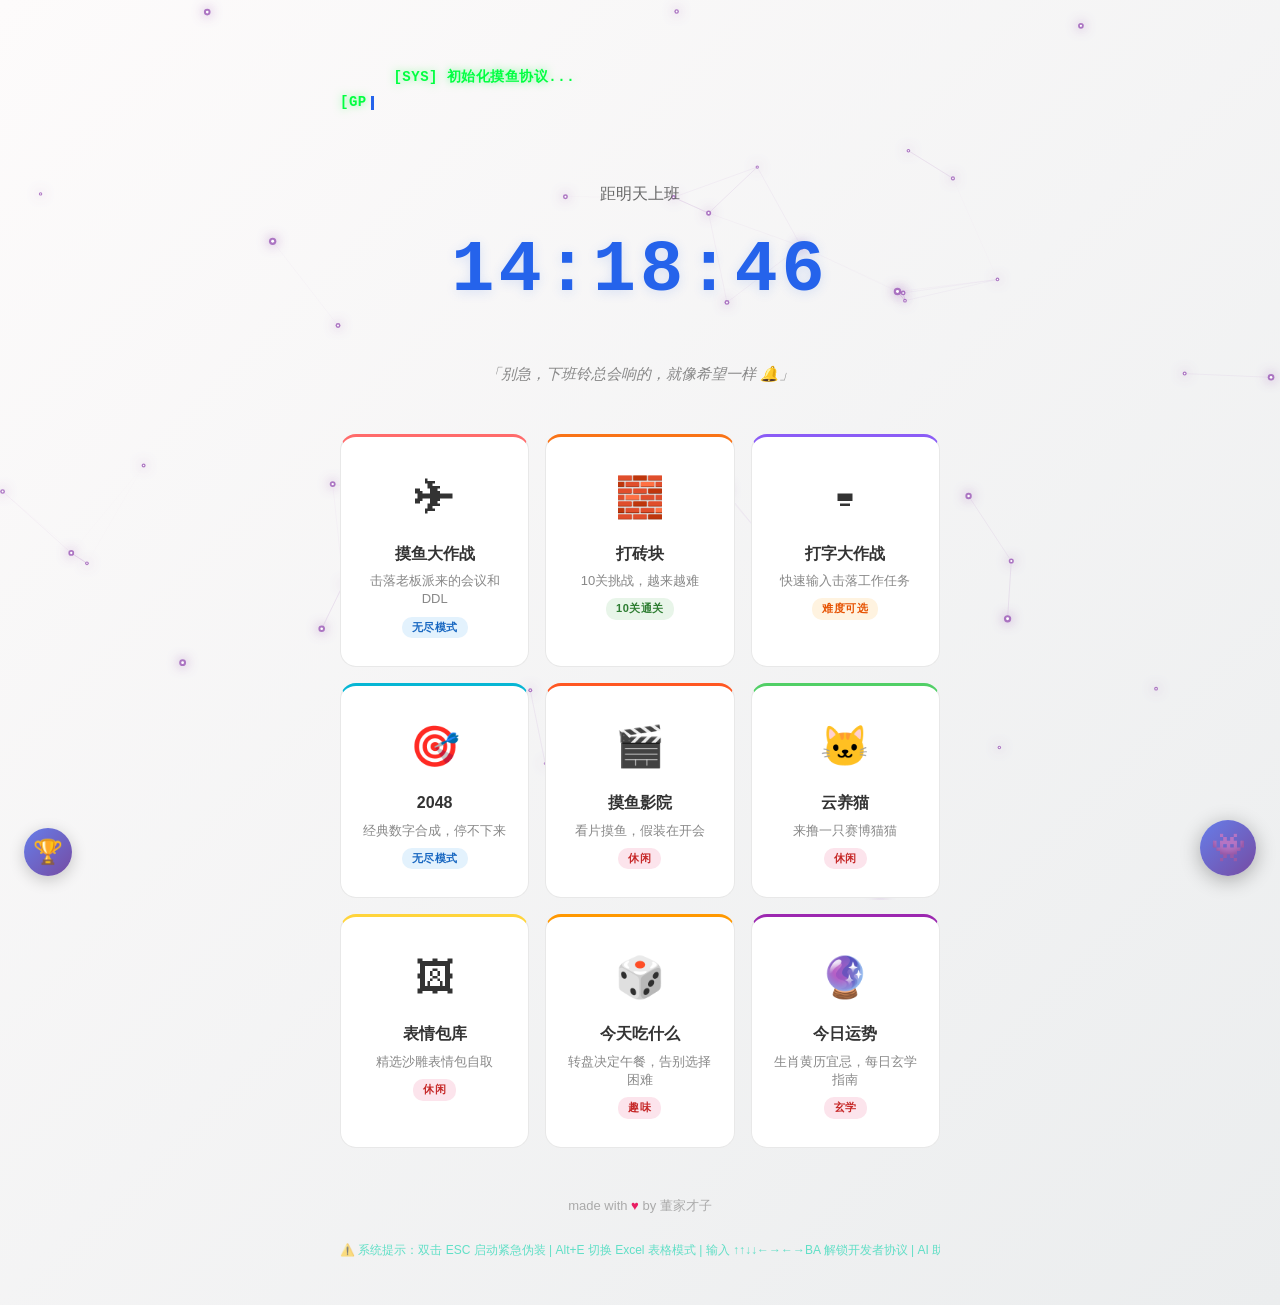
<file: index.html>
<!DOCTYPE html>
<html lang="zh-CN">
<head>
  <meta charset="UTF-8">
  <meta name="viewport" content="width=device-width, initial-scale=1.0">
  <title>来自董家才子的小问候 ✿</title>
  <link rel="stylesheet" href="style.css">
</head>
<body class="home-body">
  <div class="particle-bg" id="particleBg"></div>

  <div class="home-container">
    <h1 class="greeting">
      <span id="typingText"></span><span class="typing-cursor"></span>
    </h1>

    <div class="countdown-box">
      <p class="countdown-label" id="countdownLabel">距下班</p>
      <div class="countdown" id="countdown">--:--:--</div>
    </div>

    <div class="fun-quote" id="funQuote"></div>

    <nav class="card-nav">
      <a href="game.html" class="card card-game">
        <span class="card-icon">✈</span>
        <span class="card-title">摸鱼大作战</span>
        <span class="card-desc">击落老板派来的会议和DDL</span>
        <span class="card-tag tag-endless">无尽模式</span>
      </a>
      <a href="block.html" class="card card-block">
        <span class="card-icon">🧱</span>
        <span class="card-title">打砖块</span>
        <span class="card-desc">10关挑战，越来越难</span>
        <span class="card-tag tag-progression">10关通关</span>
      </a>
      <a href="type.html" class="card card-type">
        <span class="card-icon">⌨</span>
        <span class="card-title">打字大作战</span>
        <span class="card-desc">快速输入击落工作任务</span>
        <span class="card-tag tag-difficulty">难度可选</span>
      </a>
      <a href="2048.html" class="card card-2048">
        <span class="card-icon">🎯</span>
        <span class="card-title">2048</span>
        <span class="card-desc">经典数字合成，停不下来</span>
        <span class="card-tag tag-endless">无尽模式</span>
      </a>
      <a href="movie.html" class="card card-movie">
        <span class="card-icon">🎬</span>
        <span class="card-title">摸鱼影院</span>
        <span class="card-desc">看片摸鱼，假装在开会</span>
        <span class="card-tag tag-casual">休闲</span>
      </a>
      <a href="pet.html" class="card card-pet">
        <span class="card-icon">🐱</span>
        <span class="card-title">云养猫</span>
        <span class="card-desc">来撸一只赛博猫猫</span>
        <span class="card-tag tag-casual">休闲</span>
      </a>
      <a href="gallery.html" class="card card-gallery">
        <span class="card-icon">🖼</span>
        <span class="card-title">表情包库</span>
        <span class="card-desc">精选沙雕表情包自取</span>
        <span class="card-tag tag-casual">休闲</span>
      </a>
      <a href="food.html" class="card card-food">
        <span class="card-icon">🎲</span>
        <span class="card-title">今天吃什么</span>
        <span class="card-desc">转盘决定午餐，告别选择困难</span>
        <span class="card-tag tag-casual">趣味</span>
      </a>
      <a href="fortune.html" class="card card-fortune">
        <span class="card-icon">🔮</span>
        <span class="card-title">今日运势</span>
        <span class="card-desc">生肖黄历宜忌，每日玄学指南</span>
        <span class="card-tag tag-casual">玄学</span>
      </a>
    </nav>

    <div class="streak-badge" id="streakBadge"></div>

    <footer class="home-footer">
      <p>made with <span class="heart">♥</span> by 董家才子</p>
      <div class="marquee-wrap">
        <div class="marquee-text">
          <span>⚠️ 系统提示：双击 ESC 启动紧急伪装 | Alt+E 切换 Excel 表格模式 | 输入 ↑↑↓↓←→←→BA 解锁开发者协议 | AI 助手已就绪</span>
        </div>
      </div>
    </footer>
  </div>

  <button class="achievement-panel-btn" onclick="toggleAchievementPanel()" title="查看成就">🏆</button>

  <div class="achievement-panel" id="achievementPanel">
    <button class="achievement-panel-close" onclick="toggleAchievementPanel()">✕</button>
    <div class="achievement-panel-content">
      <div class="achievement-panel-title">🏆 成就墙</div>
      <div class="achievement-grid" id="achievementGrid"></div>
    </div>
  </div>

  <script src="common.js"></script>
  <script src="neural-bg.js"></script>
  <script src="ai-assistant.js"></script>
  <script>
    // Terminal boot sequence typing effect
    const bootLines = [
      '[SYS] 初始化摸鱼协议...',
      '[GPU] 算力调度就绪',
      '[AI] 神经网络连接已建立',
      '[SEC] 反老板检测系统启动',
      '[OK] 所有模块加载完成',
      '',
      '[AI] 欢迎回来，董家才子 ✿',
    ];

    const terminalEl = document.getElementById('typingText');
    let lineIdx = 0, charIdx = 0;

    function typeLine() {
      if (lineIdx >= bootLines.length) {
        // 完成后切换为普通问候
        setTimeout(() => {
          terminalEl.parentElement.innerHTML = '<h1 class="greeting">来自 董家才子 的小问候 <span class="flower">✿</span></h1>';
        }, 2000);
        return;
      }

      const line = bootLines[lineIdx];
      if (charIdx < line.length) {
        terminalEl.textContent += line[charIdx];
        charIdx++;
        setTimeout(typeLine, 30 + Math.random() * 40);
      } else {
        terminalEl.textContent += '\n';
        lineIdx++;
        charIdx = 0;
        setTimeout(typeLine, lineIdx === 6 ? 400 : 200);
      }
    }

    terminalEl.parentElement.classList.add('terminal-text');
    typeLine();

    // Streak badge
    const stats = getStats();
    if (stats.streak && stats.streak > 1) {
      document.getElementById('streakBadge').innerHTML =
        `🔥 连续摸鱼 <strong>${stats.streak}</strong> 天`;
    }

    // Achievement panel
    function toggleAchievementPanel() {
      const panel = document.getElementById('achievementPanel');
      panel.classList.toggle('show');
      if (panel.classList.contains('show')) {
        const grid = document.getElementById('achievementGrid');
        grid.className = 'chip-grid';
        MoyuOS.Achievements.renderPanel(grid);
      }
    }

    // Random quote
    const quotes = [
      "今天的你，也在努力假装很忙呢 ✨",
      "摸鱼不是偷懒，是灵魂的喘息 🐟",
      "距离周末还有亿点点，先摸会鱼吧 🎣",
      "你不是在上班，你是在给梦想攒路费 💰",
      "今天也是被闹钟背叛的一天 ⏰",
      "别急，下班铃总会响的，就像希望一样 🔔",
      "打工是不可能打工的...啊不对，正在打工 🫠",
      "你的代码能跑，但你的灵魂在报错 👻",
      "生活不止眼前的bug，还有远方的摸鱼 🌈",
      "摸鱼一时爽，一直摸鱼一直爽 🐟",
      "你今天的工作量，取决于老板的视力 👓",
      "不是在开会，就是在去开会的路上 🚶",
      "代码千万行，摸鱼第一行 💻",
      "人生苦短，我选摸鱼 🎣",
      "别卷了，来玩个游戏吧 🎮",
    ];
    document.getElementById('funQuote').textContent =
      '「' + quotes[Math.floor(Math.random() * quotes.length)] + '」';

    // Countdown
    function updateCountdown() {
      const now = new Date();
      const day = now.getDay();
      const hour = now.getHours();
      const label = document.getElementById('countdownLabel');
      const el = document.getElementById('countdown');

      let target;
      if (day === 0 || day === 6) {
        label.textContent = '距周一上班';
        target = new Date(now);
        target.setDate(target.getDate() + (day === 0 ? 1 : 2));
        target.setHours(9, 0, 0, 0);
      } else if (hour >= 18) {
        label.textContent = '距明天上班';
        target = new Date(now);
        target.setDate(target.getDate() + 1);
        target.setHours(9, 0, 0, 0);
      } else if (hour < 9) {
        label.textContent = '距上班';
        target = new Date(now);
        target.setHours(9, 0, 0, 0);
      } else {
        label.textContent = '距下班';
        target = new Date(now);
        target.setHours(18, 0, 0, 0);
      }

      const diff = Math.max(0, target - now);
      const h = String(Math.floor(diff / 3600000)).padStart(2, '0');
      const m = String(Math.floor((diff % 3600000) / 60000)).padStart(2, '0');
      const s = String(Math.floor((diff % 60000) / 1000)).padStart(2, '0');
      el.textContent = `${h}:${m}:${s}`;
    }

    updateCountdown();
    setInterval(updateCountdown, 1000);

    trackGamePlayed('index');
  </script>
</body>
</html>
</file>
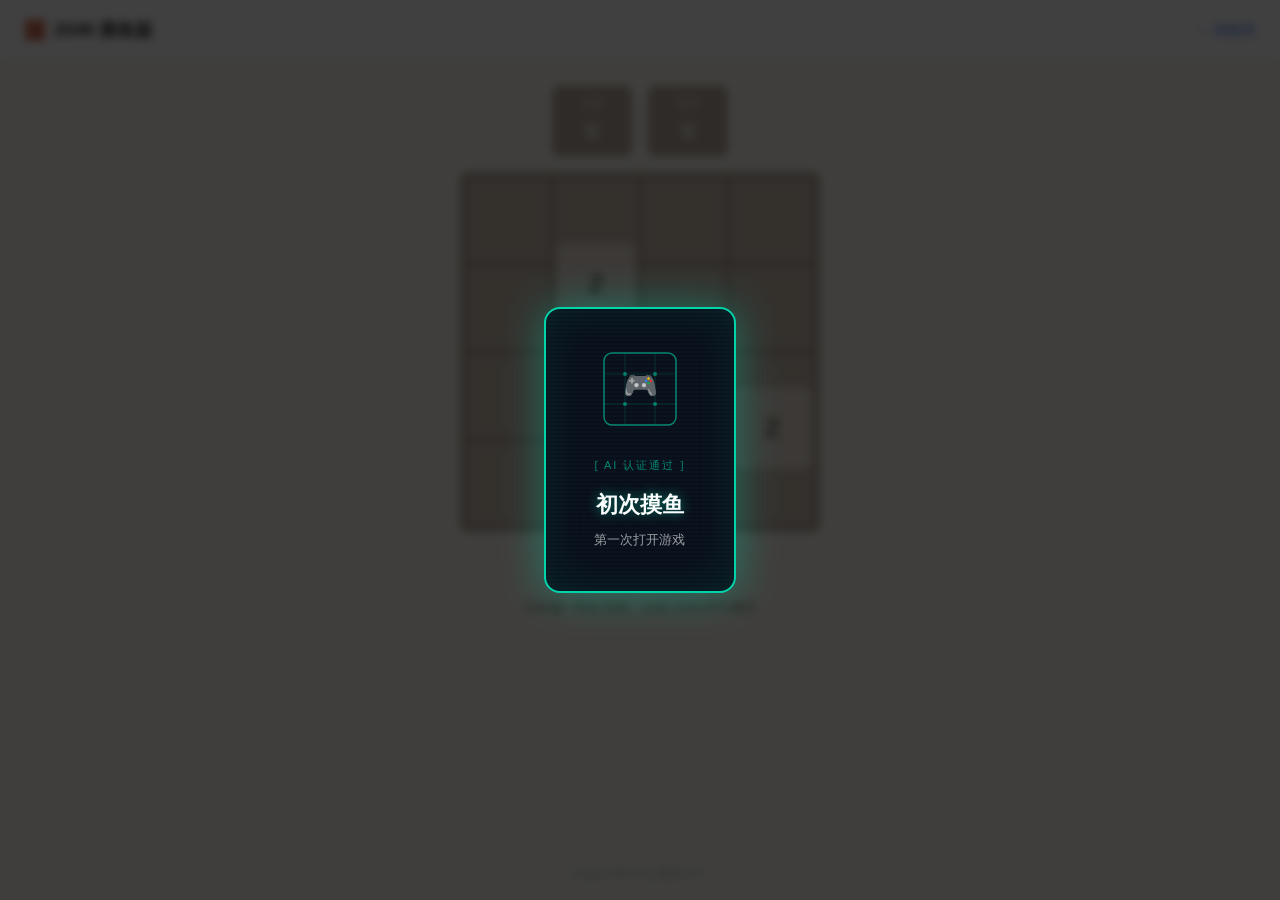
<file: 2048.html>
<!DOCTYPE html>
<html lang="zh-CN">
<head>
  <meta charset="UTF-8">
  <meta name="viewport" content="width=device-width, initial-scale=1.0">
  <title>2048 摸鱼版 🧱</title>
  <link rel="stylesheet" href="style.css">
  <style>
    .g2048-body { background: #faf8ef; min-height: 100vh; }

    .g2048-container { flex: 1; display: flex; flex-direction: column; align-items: center; padding: 24px 16px; }

    .g2048-hud { display: flex; gap: 16px; margin-bottom: 16px; align-items: center; flex-wrap: wrap; justify-content: center; }
    .g2048-score-box {
      background: #bbada0; color: #fff; padding: 8px 20px; border-radius: 8px;
      text-align: center; min-width: 80px;
    }
    .g2048-score-label { font-size: 12px; text-transform: uppercase; color: #eee4da; }
    .g2048-score-val { font-size: 22px; font-weight: 700; }

    .g2048-board {
      position: relative;
      background: #bbada0; border-radius: 8px; padding: 8px;
      display: grid; grid-template-columns: repeat(4, 80px); gap: 8px;
      touch-action: none;
    }

    .g2048-cell {
      width: 80px; height: 80px; border-radius: 6px;
      background: rgba(238, 228, 218, 0.35);
    }

    .g2048-tile-layer {
      position: absolute; inset: 8px;
      display: grid; grid-template-columns: repeat(4, 80px); gap: 8px;
      pointer-events: none;
    }

    .g2048-tile {
      width: 80px; height: 80px; border-radius: 6px;
      display: flex; align-items: center; justify-content: center;
      font-weight: 700; font-size: 28px;
      transition: transform 0.12s ease;
      animation: tileAppear 0.2s ease;
    }

    @keyframes tileAppear {
      from { transform: scale(0); opacity: 0; }
      to { transform: scale(1); opacity: 1; }
    }

    .g2048-tile[data-value="2"] { background: #eee4da; color: #776e65; }
    .g2048-tile[data-value="4"] { background: #ede0c8; color: #776e65; }
    .g2048-tile[data-value="8"] { background: #f2b179; color: #f9f6f2; }
    .g2048-tile[data-value="16"] { background: #f59563; color: #f9f6f2; font-size: 26px; }
    .g2048-tile[data-value="32"] { background: #f67c5f; color: #f9f6f2; font-size: 26px; }
    .g2048-tile[data-value="64"] { background: #f65e3b; color: #f9f6f2; font-size: 26px; }
    .g2048-tile[data-value="128"] { background: #edcf72; color: #f9f6f2; font-size: 22px; }
    .g2048-tile[data-value="256"] { background: #edcc61; color: #f9f6f2; font-size: 22px; }
    .g2048-tile[data-value="512"] { background: #edc850; color: #f9f6f2; font-size: 22px; }
    .g2048-tile[data-value="1024"] { background: #edc53f; color: #f9f6f2; font-size: 18px; }
    .g2048-tile[data-value="2048"] { background: #edc22e; color: #f9f6f2; font-size: 18px; box-shadow: 0 0 24px rgba(237,194,46,0.6); }
    .g2048-tile[data-value="4096"], .g2048-tile[data-value="8192"] {
      background: #3c3a32; color: #f9f6f2; font-size: 16px;
    }

    .g2048-btns { display: flex; gap: 12px; margin-top: 16px; }
    .g2048-btn {
      padding: 10px 24px; border: none; border-radius: 8px;
      background: #8f7a66; color: #f9f6f2; font-size: 14px; font-weight: 700;
      cursor: pointer; transition: background 0.2s;
    }
    .g2048-btn:hover { background: #776055; }

    .g2048-tip { font-size: 13px; color: #776e65; margin-top: 12px; }

    .g2048-overlay {
      position: fixed; inset: 0; background: rgba(238,228,218,0.85);
      display: flex; flex-direction: column; align-items: center; justify-content: center;
      z-index: 100; gap: 16px;
    }
    .g2048-overlay.hidden { display: none; }
    .g2048-overlay h2 { font-size: 36px; color: #776e65; }
    .g2048-overlay p { font-size: 18px; color: #776e65; }

    @media (max-width: 520px) {
      .g2048-board { grid-template-columns: repeat(4, 68px); gap: 6px; padding: 6px; }
      .g2048-cell { width: 68px; height: 68px; }
      .g2048-tile-layer { grid-template-columns: repeat(4, 68px); gap: 6px; }
      .g2048-tile { width: 68px; height: 68px; font-size: 24px; }
      .g2048-tile[data-value="128"], .g2048-tile[data-value="256"], .g2048-tile[data-value="512"] { font-size: 20px; }
      .g2048-tile[data-value="1024"], .g2048-tile[data-value="2048"] { font-size: 16px; }
    }
  </style>
</head>
<body class="page-body g2048-body">
  <header class="page-header">
    <div class="page-title"><span class="page-title-icon">🧱</span>2048 摸鱼版</div>
    <a href="./" class="back-link">← 回首页</a>
  </header>

  <div class="g2048-container">
    <div class="g2048-hud">
      <div class="g2048-score-box">
        <div class="g2048-score-label">分数</div>
        <div class="g2048-score-val" id="score">0</div>
      </div>
      <div class="g2048-score-box">
        <div class="g2048-score-label">最高</div>
        <div class="g2048-score-val" id="best">0</div>
      </div>
    </div>

    <div class="g2048-board" id="board">
      <!-- 16 background cells -->
      <div class="g2048-cell"></div><div class="g2048-cell"></div><div class="g2048-cell"></div><div class="g2048-cell"></div>
      <div class="g2048-cell"></div><div class="g2048-cell"></div><div class="g2048-cell"></div><div class="g2048-cell"></div>
      <div class="g2048-cell"></div><div class="g2048-cell"></div><div class="g2048-cell"></div><div class="g2048-cell"></div>
      <div class="g2048-cell"></div><div class="g2048-cell"></div><div class="g2048-cell"></div><div class="g2048-cell"></div>
      <div class="g2048-tile-layer" id="tileLayer"></div>
    </div>

    <div class="g2048-btns">
      <button class="g2048-btn" onclick="newGame()">新游戏</button>
      <button class="g2048-btn" onclick="undoMove()">撤销</button>
    </div>
    <p class="g2048-tip">方向键 / 滑动 控制，合成 2048 即可通关</p>
  </div>

  <div class="g2048-overlay hidden" id="overlay">
    <h2 id="overlayTitle">游戏结束</h2>
    <p id="overlayMsg"></p>
    <div style="display:flex;gap:12px;">
      <button class="g2048-btn" onclick="newGame()">再来一局</button>
      <button class="g2048-btn" id="keepGoingBtn" onclick="keepGoing()" style="display:none;">继续挑战</button>
    </div>
  </div>

  <footer class="page-footer">made with ♥ by 董家才子</footer>

  <script src="common.js"></script>
  <script>
    let grid = [], score = 0, bestScore = parseInt(localStorage.getItem('g2048_best') || '0');
    let prevState = null, won = false, keepPlaying = false;
    const tileLayer = document.getElementById('tileLayer');

    document.getElementById('best').textContent = bestScore;

    function newGame() {
      incrementGameCount();
      trackGamePlayed('2048');
      grid = Array.from({length: 4}, () => Array(4).fill(0));
      score = 0; won = false; keepPlaying = false; prevState = null;
      document.getElementById('overlay').classList.add('hidden');
      document.getElementById('score').textContent = 0;
      addRandom(); addRandom();
      render();
    }

    function addRandom() {
      const empty = [];
      for (let r = 0; r < 4; r++)
        for (let c = 0; c < 4; c++)
          if (grid[r][c] === 0) empty.push([r, c]);
      if (empty.length === 0) return;
      const [r, c] = empty[Math.floor(Math.random() * empty.length)];
      grid[r][c] = Math.random() < 0.9 ? 2 : 4;
    }

    function render() {
      tileLayer.innerHTML = '';
      for (let r = 0; r < 4; r++) {
        for (let c = 0; c < 4; c++) {
          const v = grid[r][c];
          if (v === 0) continue;
          const tile = document.createElement('div');
          tile.className = 'g2048-tile';
          tile.dataset.value = v;
          tile.textContent = v;
          tile.style.gridRow = r + 1;
          tile.style.gridColumn = c + 1;
          tileLayer.appendChild(tile);
        }
      }
      if (score > bestScore) {
        bestScore = score;
        localStorage.setItem('g2048_best', bestScore);
        document.getElementById('best').textContent = bestScore;
      }
    }

    function saveState() {
      prevState = { grid: grid.map(r => [...r]), score };
    }

    function undoMove() {
      if (!prevState) return;
      grid = prevState.grid;
      score = prevState.score;
      document.getElementById('score').textContent = score;
      prevState = null;
      render();
    }

    function slide(row) {
      let arr = row.filter(v => v !== 0);
      const result = [];
      let gained = 0;
      for (let i = 0; i < arr.length; i++) {
        if (i + 1 < arr.length && arr[i] === arr[i + 1]) {
          const merged = arr[i] * 2;
          result.push(merged);
          gained += merged;
          if (merged === 2048) { won = true; unlockAchievement('g2048_win'); }
          if (merged >= 4096) unlockAchievement('g2048_4096');
          i++;
        } else {
          result.push(arr[i]);
        }
      }
      while (result.length < 4) result.push(0);
      return { result, gained };
    }

    function move(dir) {
      saveState();
      let moved = false;

      if (dir === 'left') {
        for (let r = 0; r < 4; r++) {
          const { result, gained } = slide(grid[r]);
          if (grid[r].join(',') !== result.join(',')) moved = true;
          grid[r] = result;
          score += gained;
        }
      } else if (dir === 'right') {
        for (let r = 0; r < 4; r++) {
          const { result, gained } = slide([...grid[r]].reverse());
          result.reverse();
          if (grid[r].join(',') !== result.join(',')) moved = true;
          grid[r] = result;
          score += gained;
        }
      } else if (dir === 'up') {
        for (let c = 0; c < 4; c++) {
          const col = [grid[0][c], grid[1][c], grid[2][c], grid[3][c]];
          const { result, gained } = slide(col);
          if (col.join(',') !== result.join(',')) moved = true;
          for (let r = 0; r < 4; r++) grid[r][c] = result[r];
          score += gained;
        }
      } else if (dir === 'down') {
        for (let c = 0; c < 4; c++) {
          const col = [grid[3][c], grid[2][c], grid[1][c], grid[0][c]];
          const { result, gained } = slide(col);
          result.reverse();
          const orig = [grid[0][c], grid[1][c], grid[2][c], grid[3][c]];
          if (orig.join(',') !== result.join(',')) moved = true;
          for (let r = 0; r < 4; r++) grid[r][c] = result[r];
          score += gained;
        }
      }

      if (moved) {
        addRandom();
        document.getElementById('score').textContent = score;
        render();
        if (won && !keepPlaying) {
          showOverlay('🎉 通关！', `得分 ${score}，你太强了！`, true);
        } else if (isGameOver()) {
          showOverlay('游戏结束', `最终得分 ${score}`, false);
        }
      } else {
        prevState = null;
      }
    }

    function isGameOver() {
      for (let r = 0; r < 4; r++)
        for (let c = 0; c < 4; c++) {
          if (grid[r][c] === 0) return false;
          if (c < 3 && grid[r][c] === grid[r][c + 1]) return false;
          if (r < 3 && grid[r][c] === grid[r + 1][c]) return false;
        }
      return true;
    }

    function showOverlay(title, msg, canContinue) {
      document.getElementById('overlayTitle').textContent = title;
      document.getElementById('overlayMsg').textContent = msg;
      document.getElementById('keepGoingBtn').style.display = canContinue ? '' : 'none';
      document.getElementById('overlay').classList.remove('hidden');
      reportScore('g2048', score);
    }

    function keepGoing() {
      keepPlaying = true;
      document.getElementById('overlay').classList.add('hidden');
    }

    document.addEventListener('keydown', e => {
      const map = { ArrowLeft: 'left', ArrowRight: 'right', ArrowUp: 'up', ArrowDown: 'down' };
      if (map[e.key]) { e.preventDefault(); move(map[e.key]); }
    });

    // Touch/swipe
    let touchStart = null;
    document.addEventListener('touchstart', e => { touchStart = { x: e.touches[0].clientX, y: e.touches[0].clientY }; });
    document.addEventListener('touchend', e => {
      if (!touchStart) return;
      const dx = e.changedTouches[0].clientX - touchStart.x;
      const dy = e.changedTouches[0].clientY - touchStart.y;
      touchStart = null;
      if (Math.abs(dx) < 30 && Math.abs(dy) < 30) return;
      if (Math.abs(dx) > Math.abs(dy)) move(dx > 0 ? 'right' : 'left');
      else move(dy > 0 ? 'down' : 'up');
    });

    newGame();
  </script>
</body>
</html>
</file>
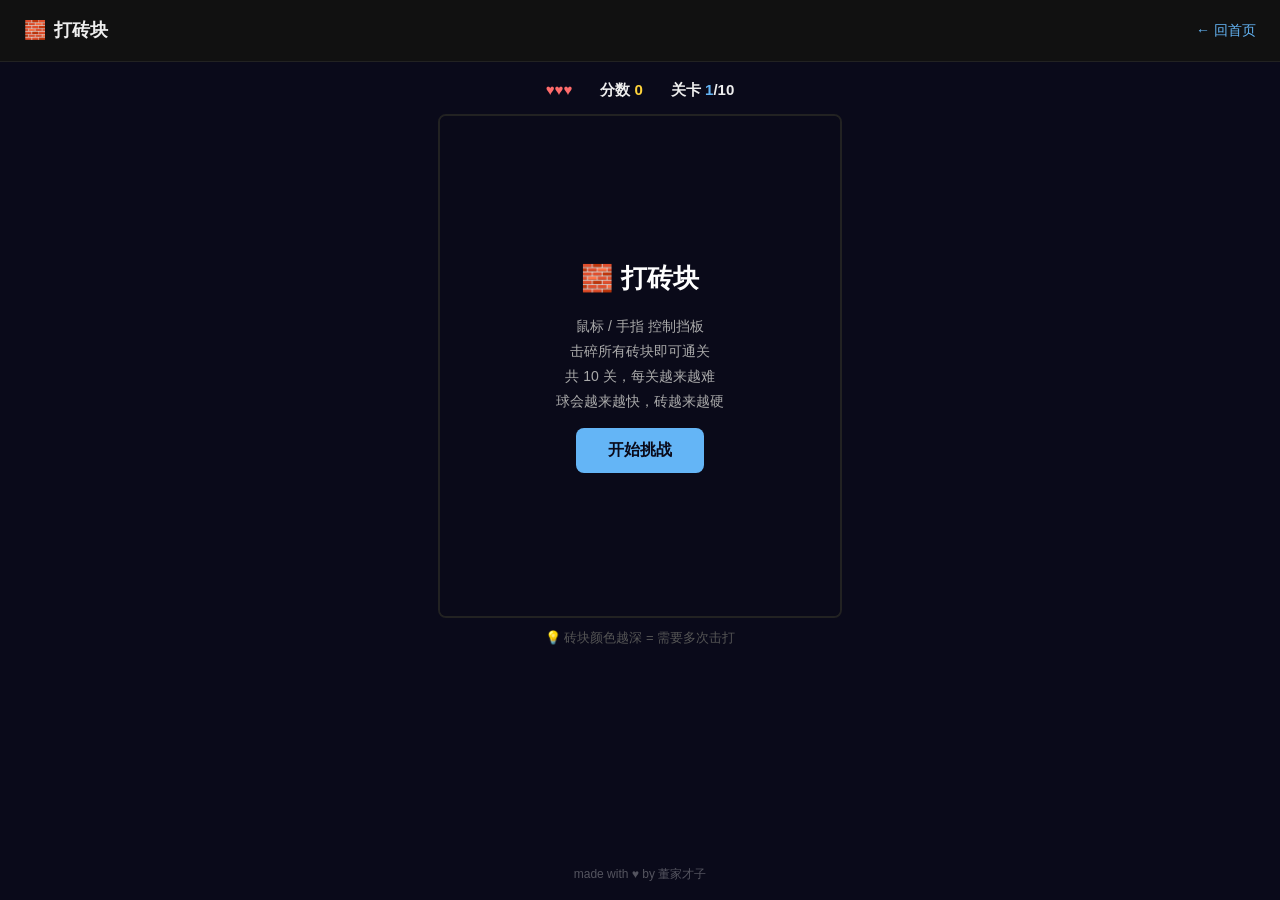
<file: block.html>
<!DOCTYPE html>
<html lang="zh-CN">
<head>
  <meta charset="UTF-8">
  <meta name="viewport" content="width=device-width, initial-scale=1.0">
  <title>打砖块 🧱</title>
  <link rel="stylesheet" href="style.css">
  <style>
    .blk-body { background: #0a0a1a; color: #eee; min-height: 100vh; }
    .blk-body .page-header { background: #111; border-color: #222; }
    .blk-body .page-title { color: #eee; }
    .blk-body .back-link { color: #64b5f6; }

    .blk-container { flex: 1; display: flex; flex-direction: column; align-items: center; padding: 16px; }

    .blk-hud { display: flex; gap: 28px; margin-bottom: 12px; font-size: 15px; font-weight: 600; }
    .hud-lives { color: #ff6b6b; }
    .hud-score { color: #ffd43b; }
    .hud-level { color: #64b5f6; }

    .blk-canvas-wrap { position: relative; border: 2px solid #222; border-radius: 8px; overflow: hidden; touch-action: none; }
    #blkCanvas { display: block; }

    .blk-overlay {
      position: absolute; inset: 0; background: rgba(10,10,26,0.92);
      display: flex; flex-direction: column; align-items: center; justify-content: center;
      gap: 14px; padding: 20px;
    }
    .blk-overlay.hidden { display: none; }
    .blk-overlay h2 { font-size: 26px; color: #fff; }
    .blk-overlay p { font-size: 14px; color: #aaa; text-align: center; line-height: 1.8; }
    .blk-overlay .level-num { font-size: 64px; font-weight: 700; color: #64b5f6; }
    .blk-overlay .final-score { font-size: 48px; font-weight: 700; color: #ffd43b; }

    .btn-blk {
      padding: 12px 32px; border: none; border-radius: 8px;
      background: #64b5f6; color: #0a0a1a; font-size: 16px; font-weight: 700;
      cursor: pointer; transition: transform 0.15s;
    }
    .btn-blk:hover { transform: scale(1.05); }
    .btn-blk.danger { background: #ff6b6b; }

    .blk-tip { margin-top: 10px; font-size: 13px; color: #555; }
    .blk-body .page-footer { color: rgba(255,255,255,0.3); }
  </style>
</head>
<body class="page-body blk-body">
  <header class="page-header">
    <div class="page-title"><span class="page-title-icon">🧱</span>打砖块</div>
    <a href="./" class="back-link">← 回首页</a>
  </header>

  <div class="blk-container">
    <div class="blk-hud">
      <span class="hud-lives" id="lives">♥♥♥</span>
      <span>分数 <span class="hud-score" id="score">0</span></span>
      <span>关卡 <span class="hud-level" id="level">1</span>/10</span>
    </div>

    <div class="blk-canvas-wrap" id="wrap">
      <canvas id="blkCanvas" width="400" height="500"></canvas>

      <div class="blk-overlay" id="startOverlay">
        <h2>🧱 打砖块</h2>
        <p>
          鼠标 / 手指 控制挡板<br>
          击碎所有砖块即可通关<br>
          共 10 关，每关越来越难<br>
          球会越来越快，砖越来越硬
        </p>
        <button class="btn-blk" onclick="beginGame()">开始挑战</button>
      </div>

      <div class="blk-overlay hidden" id="levelOverlay">
        <p>关卡</p>
        <div class="level-num" id="levelNum">1</div>
        <p id="levelDesc"></p>
      </div>

      <div class="blk-overlay hidden" id="winOverlay">
        <h2>🎉 全部通关！</h2>
        <div class="final-score" id="winScore">0</div>
        <p>你太强了，老板瑟瑟发抖 🫨</p>
        <button class="btn-blk" onclick="beginGame()">再来一次</button>
      </div>

      <div class="blk-overlay hidden" id="loseOverlay">
        <h2>💀 球丢了</h2>
        <p>在第 <span id="loseLevel">1</span> 关倒下了</p>
        <p>最终得分 <span id="loseScore">0</span></p>
        <div style="display:flex;gap:12px;">
          <button class="btn-blk" onclick="retryLevel()">重试本关</button>
          <button class="btn-blk danger" onclick="beginGame()">从头开始</button>
        </div>
      </div>
    </div>

    <p class="blk-tip">💡 砖块颜色越深 = 需要多次击打</p>
  </div>

  <footer class="page-footer">made with ♥ by 董家才子</footer>

  <script src="common.js"></script>
  <script>
    const canvas = document.getElementById('blkCanvas');
    const ctx = canvas.getContext('2d');
    const W = canvas.width, H = canvas.height;

    const LEVELS = [
      { rows: 3, cols: 6, ballSpeed: 3, hpMax: 1, desc: '热身关卡，找找手感' },
      { rows: 4, cols: 6, ballSpeed: 3.2, hpMax: 1, desc: '砖块多了一行' },
      { rows: 4, cols: 7, ballSpeed: 3.5, hpMax: 2, desc: '部分砖块需要打两次' },
      { rows: 5, cols: 7, ballSpeed: 3.7, hpMax: 2, desc: '球速加快了！' },
      { rows: 5, cols: 8, ballSpeed: 4, hpMax: 2, desc: '更密更快更强' },
      { rows: 5, cols: 8, ballSpeed: 4.3, hpMax: 3, desc: '铁壁铜墙，三击才碎' },
      { rows: 6, cols: 8, ballSpeed: 4.5, hpMax: 3, desc: '砖海战术' },
      { rows: 6, cols: 9, ballSpeed: 4.8, hpMax: 3, desc: '手速考验！' },
      { rows: 6, cols: 9, ballSpeed: 5.2, hpMax: 4, desc: '终极挑战前奏' },
      { rows: 7, cols: 9, ballSpeed: 5.5, hpMax: 4, desc: '最终关卡！全力以赴' },
    ];

    const BRICK_COLORS = ['#ff6b6b','#ffa726','#ffee58','#66bb6a','#42a5f5','#ab47bc','#ec407a'];

    let level = 0, score = 0, lives = 3;
    let paddle, ball, bricks, particles;
    let running = false, animId = null;

    function initLevel(lvl) {
      const cfg = LEVELS[lvl];
      const padW = 70;
      paddle = { x: W / 2 - padW / 2, y: H - 30, w: padW, h: 12 };
      ball = {
        x: W / 2, y: H - 50, r: 7,
        vx: (Math.random() > 0.5 ? 1 : -1) * cfg.ballSpeed * 0.7,
        vy: -cfg.ballSpeed,
        speed: cfg.ballSpeed,
      };

      const margin = 10;
      const gap = 4;
      const totalW = W - margin * 2;
      const bw = (totalW - gap * (cfg.cols - 1)) / cfg.cols;
      const bh = 18;
      bricks = [];

      for (let r = 0; r < cfg.rows; r++) {
        for (let c = 0; c < cfg.cols; c++) {
          const hp = Math.min(cfg.hpMax, r < 2 ? cfg.hpMax : Math.max(1, cfg.hpMax - 1));
          bricks.push({
            x: margin + c * (bw + gap),
            y: 40 + r * (bh + gap),
            w: bw, h: bh,
            hp, maxHp: hp,
            color: BRICK_COLORS[r % BRICK_COLORS.length],
            alive: true,
          });
        }
      }
      particles = [];
    }

    function updateHUD() {
      document.getElementById('lives').textContent = '♥'.repeat(Math.max(0, lives));
      document.getElementById('score').textContent = score;
      document.getElementById('level').textContent = level + 1;
    }

    function createParticles(x, y, color) {
      for (let i = 0; i < 5; i++) {
        particles.push({
          x, y,
          vx: (Math.random() - 0.5) * 5,
          vy: (Math.random() - 0.5) * 5,
          life: 25, color, size: Math.random() * 3 + 2,
        });
      }
    }

    function update() {
      ball.x += ball.vx;
      ball.y += ball.vy;

      if (ball.x - ball.r < 0 || ball.x + ball.r > W) ball.vx *= -1;
      if (ball.y - ball.r < 0) ball.vy *= -1;

      if (ball.y + ball.r > H) {
        lives--;
        screenShake(10, 400);
        updateHUD();
        if (lives <= 0) {
          running = false;
          showLose();
          return;
        }
        resetBall();
      }

      if (
        ball.x > paddle.x && ball.x < paddle.x + paddle.w &&
        ball.y + ball.r > paddle.y && ball.y + ball.r < paddle.y + paddle.h + 6
      ) {
        const hit = (ball.x - (paddle.x + paddle.w / 2)) / (paddle.w / 2);
        const angle = hit * Math.PI / 3;
        const spd = ball.speed;
        ball.vx = spd * Math.sin(angle);
        ball.vy = -spd * Math.cos(angle);
        ball.y = paddle.y - ball.r;
      }

      for (const b of bricks) {
        if (!b.alive) continue;
        if (
          ball.x + ball.r > b.x && ball.x - ball.r < b.x + b.w &&
          ball.y + ball.r > b.y && ball.y - ball.r < b.y + b.h
        ) {
          b.hp--;
          if (b.hp <= 0) {
            b.alive = false;
            score += 10 * (level + 1);
            createParticles(b.x + b.w / 2, b.y + b.h / 2, b.color);
          }
          updateHUD();

          const fromLeft = ball.x - (b.x);
          const fromRight = (b.x + b.w) - ball.x;
          const fromTop = ball.y - (b.y);
          const fromBottom = (b.y + b.h) - ball.y;
          const minDist = Math.min(fromLeft, fromRight, fromTop, fromBottom);
          if (minDist === fromTop || minDist === fromBottom) ball.vy *= -1;
          else ball.vx *= -1;
          break;
        }
      }

      particles.forEach(p => { p.x += p.vx; p.y += p.vy; p.life--; });
      particles = particles.filter(p => p.life > 0);

      if (bricks.every(b => !b.alive)) {
        running = false;
        if (level >= LEVELS.length - 1) {
          showWin();
        } else {
          setTimeout(() => nextLevel(), 500);
        }
      }
    }

    function resetBall() {
      const cfg = LEVELS[level];
      ball.x = W / 2;
      ball.y = H - 50;
      ball.vx = (Math.random() > 0.5 ? 1 : -1) * cfg.ballSpeed * 0.7;
      ball.vy = -cfg.ballSpeed;
    }

    function draw() {
      ctx.fillStyle = '#0a0a1a';
      ctx.fillRect(0, 0, W, H);

      for (const b of bricks) {
        if (!b.alive) continue;
        const alpha = 0.3 + 0.7 * (b.hp / b.maxHp);
        ctx.globalAlpha = alpha;
        ctx.fillStyle = b.color;
        ctx.beginPath();
        ctx.roundRect(b.x, b.y, b.w, b.h, 4);
        ctx.fill();
        if (b.maxHp > 1) {
          ctx.globalAlpha = 1;
          ctx.fillStyle = '#fff';
          ctx.font = 'bold 10px sans-serif';
          ctx.textAlign = 'center';
          ctx.textBaseline = 'middle';
          ctx.fillText(b.hp, b.x + b.w / 2, b.y + b.h / 2);
        }
      }
      ctx.globalAlpha = 1;

      ctx.fillStyle = '#64b5f6';
      ctx.beginPath();
      ctx.roundRect(paddle.x, paddle.y, paddle.w, paddle.h, 6);
      ctx.fill();

      ctx.fillStyle = '#fff';
      ctx.beginPath();
      ctx.arc(ball.x, ball.y, ball.r, 0, Math.PI * 2);
      ctx.fill();

      particles.forEach(p => {
        ctx.globalAlpha = p.life / 25;
        ctx.fillStyle = p.color;
        ctx.beginPath();
        ctx.arc(p.x, p.y, p.size, 0, Math.PI * 2);
        ctx.fill();
      });
      ctx.globalAlpha = 1;
    }

    function loop() {
      if (!running) return;
      update();
      draw();
      animId = requestAnimationFrame(loop);
    }

    function showOverlay(id) {
      ['startOverlay','levelOverlay','winOverlay','loseOverlay'].forEach(i =>
        document.getElementById(i).classList.toggle('hidden', i !== id)
      );
    }
    function hideAllOverlays() {
      ['startOverlay','levelOverlay','winOverlay','loseOverlay'].forEach(i =>
        document.getElementById(i).classList.add('hidden')
      );
    }

    function beginGame() {
      incrementGameCount();
      trackGamePlayed('block');
      level = 0; score = 0; lives = 3;
      updateHUD();
      showLevelScreen();
    }

    function showLevelScreen() {
      const cfg = LEVELS[level];
      document.getElementById('levelNum').textContent = level + 1;
      document.getElementById('levelDesc').textContent = cfg.desc;
      showOverlay('levelOverlay');
      setTimeout(() => {
        hideAllOverlays();
        initLevel(level);
        running = true;
        loop();
      }, 1500);
    }

    function nextLevel() {
      cancelAnimationFrame(animId);
      level++;
      updateHUD();
      showLevelScreen();
    }

    function retryLevel() {
      hideAllOverlays();
      lives = 3;
      updateHUD();
      initLevel(level);
      running = true;
      loop();
    }

    function showWin() {
      cancelAnimationFrame(animId);
      unlockAchievement('block_clear');
      if (lives === 3) unlockAchievement('block_perfect');
      document.getElementById('winScore').textContent = score;
      showOverlay('winOverlay');
      reportScore('block', score);
    }

    function showLose() {
      cancelAnimationFrame(animId);
      document.getElementById('loseLevel').textContent = level + 1;
      document.getElementById('loseScore').textContent = score;
      showOverlay('loseOverlay');
      reportScore('block', score);
    }

    // Controls
    const wrap = document.getElementById('wrap');
    function movePaddle(clientX) {
      const rect = canvas.getBoundingClientRect();
      const x = clientX - rect.left;
      paddle.x = Math.max(0, Math.min(W - paddle.w, x - paddle.w / 2));
    }
    canvas.addEventListener('mousemove', e => movePaddle(e.clientX));
    canvas.addEventListener('touchmove', e => { e.preventDefault(); movePaddle(e.touches[0].clientX); }, { passive: false });

    initLevel(0);
  </script>
</body>
</html>
</file>
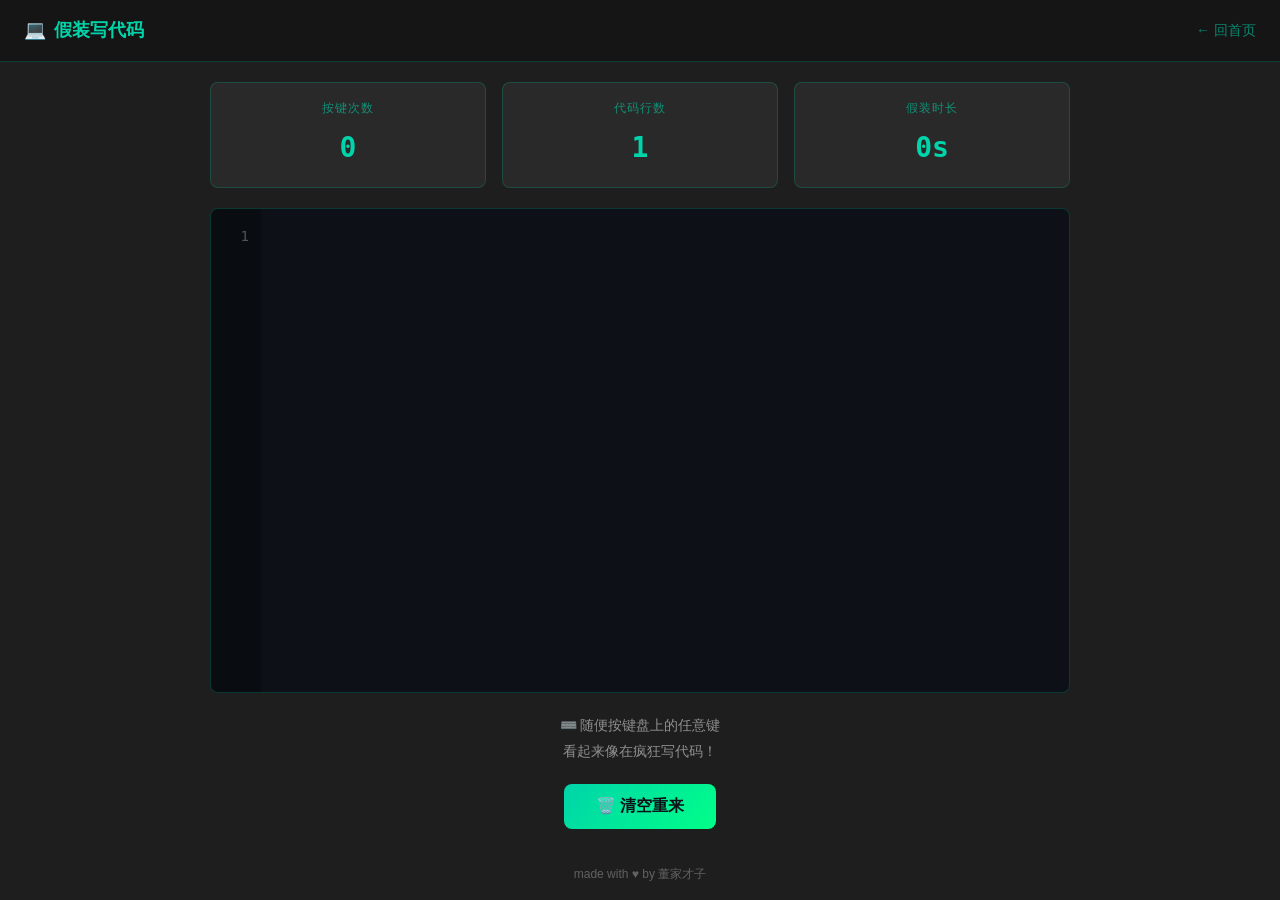
<file: code.html>
<!DOCTYPE html>
<html lang="zh-CN">
<head>
  <meta charset="UTF-8">
  <meta name="viewport" content="width=device-width, initial-scale=1.0">
  <title>假装写代码 💻</title>
  <link rel="stylesheet" href="style.css">
</head>
<body class="page-body code-body">
  <header class="page-header">
    <div class="page-title"><span class="page-title-icon">💻</span>假装写代码</div>
    <a href="./" class="back-link">← 回首页</a>
  </header>

  <div class="code-container">
    <div class="code-stats">
      <div class="code-stat">
        <div class="code-stat-label">按键次数</div>
        <div class="code-stat-value" id="keyCount">0</div>
      </div>
      <div class="code-stat">
        <div class="code-stat-label">代码行数</div>
        <div class="code-stat-value" id="lineCount">0</div>
      </div>
      <div class="code-stat">
        <div class="code-stat-label">假装时长</div>
        <div class="code-stat-value" id="timeCount">0s</div>
      </div>
    </div>

    <div class="code-editor" id="editor">
      <div class="code-line-numbers" id="lineNumbers">1</div>
      <pre class="code-content" id="codeContent"></pre>
    </div>

    <div class="code-hint">
      <p>⌨️ 随便按键盘上的任意键</p>
      <p>看起来像在疯狂写代码！</p>
    </div>

    <button class="code-btn" onclick="clearCode()">🗑️ 清空重来</button>
  </div>

  <footer class="page-footer">made with ♥ by 董家才子</footer>

  <script src="common.js"></script>
  <script>
    let keyCount = 0;
    let lineCount = 1;
    let startTime = Date.now();
    let codeLines = [''];

    const codeSnippets = [
      'import numpy as np',
      'from tensorflow import keras',
      'def optimize_model(params):',
      '    learning_rate = 0.001',
      '    optimizer = Adam(lr=learning_rate)',
      '    model.compile(optimizer=optimizer)',
      '    return model.train(X, y)',
      '',
      'class NeuralNetwork:',
      '    def __init__(self, layers):',
      '        self.weights = []',
      '        self.biases = []',
      '        for i in range(len(layers)-1):',
      '            w = np.random.randn(layers[i], layers[i+1])',
      '            b = np.zeros((1, layers[i+1]))',
      '            self.weights.append(w)',
      '            self.biases.append(b)',
      '',
      'async def fetch_data(url):',
      '    response = await axios.get(url)',
      '    if response.status == 200:',
      '        return response.data',
      '    throw new Error("Network error")',
      '',
      'function quickSort(arr) {',
      '    if (arr.length <= 1) return arr;',
      '    const pivot = arr[0];',
      '    const left = arr.filter(x => x < pivot);',
      '    const right = arr.filter(x => x > pivot);',
      '    return [...quickSort(left), pivot, ...quickSort(right)];',
      '}',
      '',
      'SELECT u.name, COUNT(o.id) as order_count',
      'FROM users u',
      'LEFT JOIN orders o ON u.id = o.user_id',
      'WHERE u.created_at > DATE_SUB(NOW(), INTERVAL 30 DAY)',
      'GROUP BY u.id',
      'HAVING order_count > 5;',
      '',
      'docker run -d --name redis -p 6379:6379 redis:alpine',
      'kubectl apply -f deployment.yaml',
      'helm install my-app ./charts/my-app',
      '',
      'git commit -m "fix: resolve critical bug in production"',
      'git push origin main --force',
      '# 等等，不要 force push！',
      '',
      'console.log("Hello, World!");',
      'print("Debug: variable =", var)',
      '// TODO: 明天再优化这个',
      '# FIXME: 这里有个 bug 但不知道在哪',
    ];

    let snippetIndex = 0;
    let charIndex = 0;

    function updateStats() {
      document.getElementById('keyCount').textContent = keyCount;
      document.getElementById('lineCount').textContent = lineCount;
      const elapsed = Math.floor((Date.now() - startTime) / 1000);
      document.getElementById('timeCount').textContent = elapsed + 's';
    }

    function addCodeChar(char) {
      if (snippetIndex >= codeSnippets.length) {
        snippetIndex = 0;
      }

      const currentSnippet = codeSnippets[snippetIndex];

      if (charIndex >= currentSnippet.length) {
        // 完成一行，开始新行
        codeLines.push('');
        lineCount++;
        snippetIndex = (snippetIndex + 1) % codeSnippets.length;
        charIndex = 0;
      } else {
        // 添加字符
        codeLines[codeLines.length - 1] += currentSnippet[charIndex];
        charIndex++;
      }

      renderCode();
      updateStats();
    }

    function renderCode() {
      const content = codeLines.join('\n');
      document.getElementById('codeContent').textContent = content;

      // 更新行号
      const lineNumbers = Array.from({length: lineCount}, (_, i) => i + 1).join('\n');
      document.getElementById('lineNumbers').textContent = lineNumbers;

      // 自动滚动到底部
      const editor = document.getElementById('editor');
      editor.scrollTop = editor.scrollHeight;
    }

    function clearCode() {
      keyCount = 0;
      lineCount = 1;
      startTime = Date.now();
      codeLines = [''];
      snippetIndex = 0;
      charIndex = 0;
      renderCode();
      updateStats();
    }

    document.addEventListener('keydown', (e) => {
      // 忽略修饰键
      if (e.key === 'Shift' || e.key === 'Control' || e.key === 'Alt' || e.key === 'Meta') {
        return;
      }

      keyCount++;

      if (e.key === 'Enter') {
        // 回车键：直接换行
        codeLines.push('');
        lineCount++;
        snippetIndex = (snippetIndex + 1) % codeSnippets.length;
        charIndex = 0;
        renderCode();
        updateStats();
      } else if (e.key === 'Backspace') {
        // 退格键：删除最后一个字符
        if (codeLines[codeLines.length - 1].length > 0) {
          codeLines[codeLines.length - 1] = codeLines[codeLines.length - 1].slice(0, -1);
        } else if (codeLines.length > 1) {
          codeLines.pop();
          lineCount--;
        }
        renderCode();
        updateStats();
      } else {
        // 其他键：添加代码字符
        addCodeChar(e.key);
      }
    });

    // 每秒更新时长
    setInterval(updateStats, 1000);

    renderCode();
    updateStats();
    trackGamePlayed('code');
  </script>
</body>
</html>
</file>
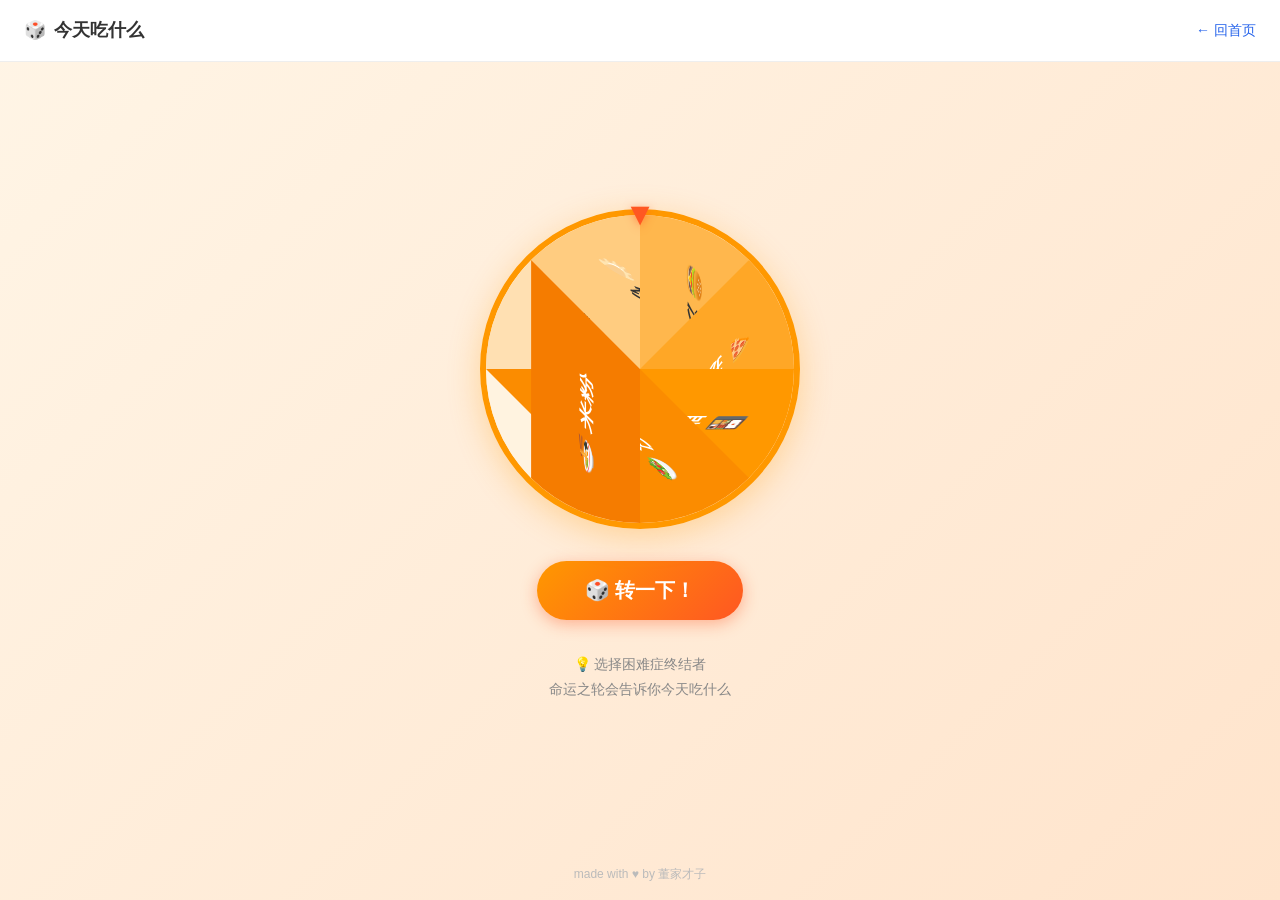
<file: food.html>
<!DOCTYPE html>
<html lang="zh-CN">
<head>
  <meta charset="UTF-8">
  <meta name="viewport" content="width=device-width, initial-scale=1.0">
  <title>今天吃什么 🎲</title>
  <link rel="stylesheet" href="style.css">
</head>
<body class="page-body food-body">
  <header class="page-header">
    <div class="page-title"><span class="page-title-icon">🎲</span>今天吃什么</div>
    <a href="./" class="back-link">← 回首页</a>
  </header>

  <div class="food-container">
    <div class="food-wheel-wrap">
      <div class="food-wheel" id="wheel">
        <div class="wheel-section" data-index="0">🍜 面条</div>
        <div class="wheel-section" data-index="1">🍚 米饭</div>
        <div class="wheel-section" data-index="2">🥟 饺子</div>
        <div class="wheel-section" data-index="3">🍔 汉堡</div>
        <div class="wheel-section" data-index="4">🍕 披萨</div>
        <div class="wheel-section" data-index="5">🍱 盖饭</div>
        <div class="wheel-section" data-index="6">🥗 沙拉</div>
        <div class="wheel-section" data-index="7">🍜 米粉</div>
      </div>
      <div class="wheel-pointer">▼</div>
    </div>

    <button class="food-btn" id="spinBtn" onclick="spinWheel()">🎲 转一下！</button>

    <div class="food-result hidden" id="result">
      <div class="food-result-icon">🎉</div>
      <div class="food-result-text" id="resultText"></div>
      <button class="food-btn-small" onclick="spinWheel()">不满意？再转一次</button>
    </div>

    <div class="food-tips">
      <p>💡 选择困难症终结者</p>
      <p>命运之轮会告诉你今天吃什么</p>
    </div>
  </div>

  <footer class="page-footer">made with ♥ by 董家才子</footer>

  <script src="common.js"></script>
  <script>
    let spinning = false;
    let currentRotation = 0;

    const foods = [
      '🍜 面条', '🍚 米饭', '🥟 饺子', '🍔 汉堡',
      '🍕 披萨', '🍱 盖饭', '🥗 沙拉', '🍜 米粉'
    ];

    function spinWheel() {
      if (spinning) return;
      spinning = true;

      document.getElementById('result').classList.add('hidden');
      const wheel = document.getElementById('wheel');
      const btn = document.getElementById('spinBtn');
      btn.disabled = true;

      // 随机 5-8 圈 + 随机停止位置
      const spins = 5 + Math.random() * 3;
      const extraRotation = Math.random() * 360;
      const totalRotation = spins * 360 + extraRotation;
      currentRotation += totalRotation;

      wheel.style.transform = `rotate(${currentRotation}deg)`;

      // 等待动画结束
      setTimeout(() => {
        spinning = false;
        btn.disabled = false;

        // 计算停止位置（指针在顶部，所以要从 360 减去旋转角度）
        const normalizedRotation = currentRotation % 360;
        const sectionAngle = 360 / foods.length;
        const pointerOffset = (360 - normalizedRotation + sectionAngle / 2) % 360;
        const winnerIndex = Math.floor(pointerOffset / sectionAngle);
        const winner = foods[winnerIndex];

        document.getElementById('resultText').textContent = winner;
        document.getElementById('result').classList.remove('hidden');
      }, 4000);
    }

    trackGamePlayed('food');
  </script>
</body>
</html>
</file>
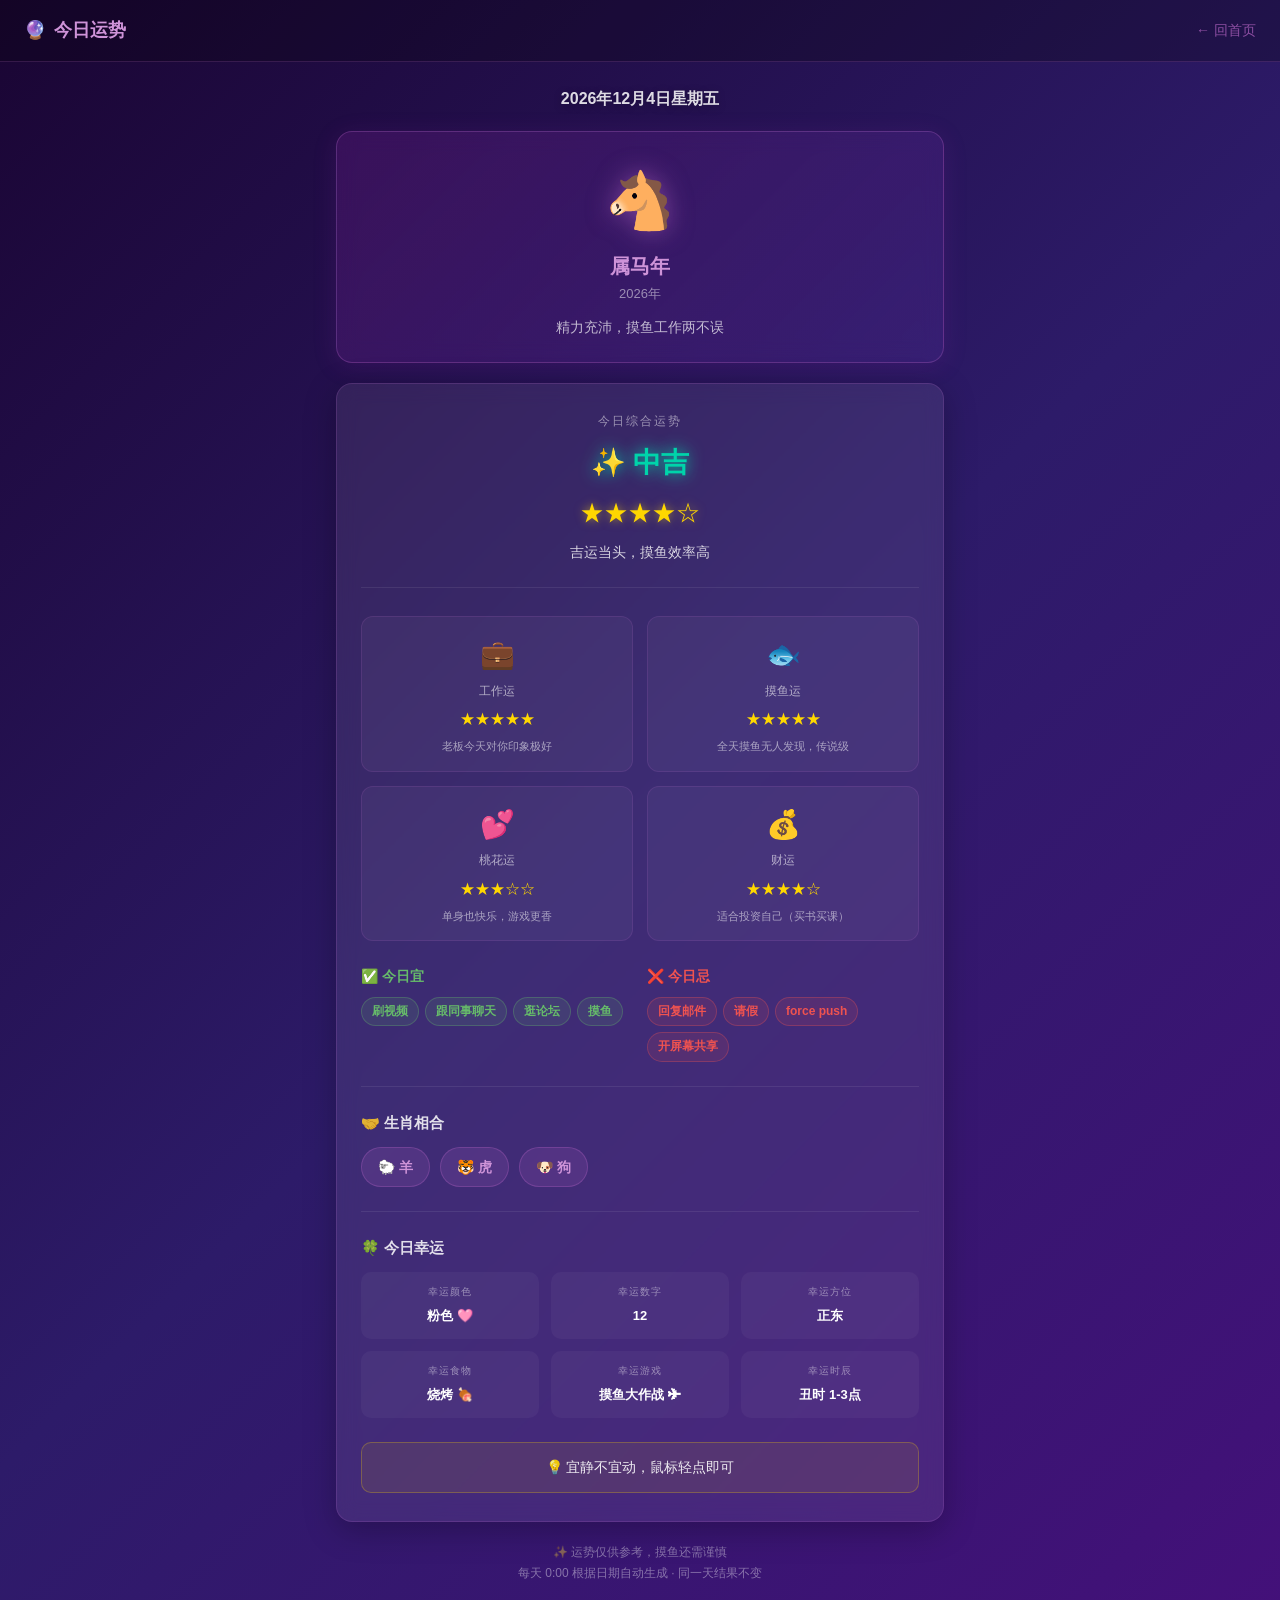
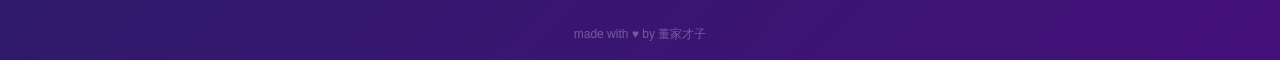
<file: fortune.html>
<!DOCTYPE html>
<html lang="zh-CN">
<head>
  <meta charset="UTF-8">
  <meta name="viewport" content="width=device-width, initial-scale=1.0">
  <title>今日运势 🔮</title>
  <link rel="stylesheet" href="style.css">
</head>
<body class="page-body fortune-body">
  <header class="page-header">
    <div class="page-title"><span class="page-title-icon">🔮</span>今日运势</div>
    <a href="./" class="back-link">← 回首页</a>
  </header>

  <div class="fortune-container">
    <div class="fortune-date" id="dateDisplay"></div>

    <div class="fortune-zodiac-card">
      <div class="fortune-zodiac-animal" id="zodiacAnimal"></div>
      <div class="fortune-zodiac-name" id="zodiacName"></div>
      <div class="fortune-zodiac-year" id="zodiacYear"></div>
      <div class="fortune-zodiac-desc" id="zodiacDesc"></div>
    </div>

    <div class="fortune-card">
      <div class="fortune-overall">
        <div class="fortune-overall-label">今日综合运势</div>
        <div class="fortune-overall-level" id="overallLevel"></div>
        <div class="fortune-overall-stars" id="overallStars"></div>
        <div class="fortune-overall-text" id="overallText"></div>
      </div>

      <div class="fortune-categories">
        <div class="fortune-item">
          <div class="fortune-item-icon">💼</div>
          <div class="fortune-item-name">工作运</div>
          <div class="fortune-item-stars" id="workStars"></div>
          <div class="fortune-item-tip" id="workTip"></div>
        </div>

        <div class="fortune-item">
          <div class="fortune-item-icon">🐟</div>
          <div class="fortune-item-name">摸鱼运</div>
          <div class="fortune-item-stars" id="moyuStars"></div>
          <div class="fortune-item-tip" id="moyuTip"></div>
        </div>

        <div class="fortune-item">
          <div class="fortune-item-icon">💕</div>
          <div class="fortune-item-name">桃花运</div>
          <div class="fortune-item-stars" id="loveStars"></div>
          <div class="fortune-item-tip" id="loveTip"></div>
        </div>

        <div class="fortune-item">
          <div class="fortune-item-icon">💰</div>
          <div class="fortune-item-name">财运</div>
          <div class="fortune-item-stars" id="moneyStars"></div>
          <div class="fortune-item-tip" id="moneyTip"></div>
        </div>
      </div>

      <div class="fortune-yiji">
        <div class="fortune-yi">
          <div class="fortune-yiji-label">✅ 今日宜</div>
          <div class="fortune-yiji-list" id="yiList"></div>
        </div>
        <div class="fortune-ji">
          <div class="fortune-yiji-label">❌ 今日忌</div>
          <div class="fortune-yiji-list" id="jiList"></div>
        </div>
      </div>

      <div class="fortune-zodiac-compat">
        <div class="fortune-section-title">🤝 生肖相合</div>
        <div class="fortune-compat-list" id="compatList"></div>
      </div>

      <div class="fortune-lucky">
        <div class="fortune-section-title">🍀 今日幸运</div>
        <div class="fortune-lucky-grid">
          <div class="fortune-lucky-item">
            <div class="fortune-lucky-label">幸运颜色</div>
            <div class="fortune-lucky-value" id="luckyColor"></div>
          </div>
          <div class="fortune-lucky-item">
            <div class="fortune-lucky-label">幸运数字</div>
            <div class="fortune-lucky-value" id="luckyNumber"></div>
          </div>
          <div class="fortune-lucky-item">
            <div class="fortune-lucky-label">幸运方位</div>
            <div class="fortune-lucky-value" id="luckyDirection"></div>
          </div>
          <div class="fortune-lucky-item">
            <div class="fortune-lucky-label">幸运食物</div>
            <div class="fortune-lucky-value" id="luckyFood"></div>
          </div>
          <div class="fortune-lucky-item">
            <div class="fortune-lucky-label">幸运游戏</div>
            <div class="fortune-lucky-value" id="luckyGame"></div>
          </div>
          <div class="fortune-lucky-item">
            <div class="fortune-lucky-label">幸运时辰</div>
            <div class="fortune-lucky-value" id="luckyTime"></div>
          </div>
        </div>
      </div>

      <div class="fortune-advice" id="advice"></div>
    </div>

    <div class="fortune-footer-tip">
      <p>✨ 运势仅供参考，摸鱼还需谨慎</p>
      <p>每天 0:00 根据日期自动生成 · 同一天结果不变</p>
    </div>
  </div>

  <footer class="page-footer">made with ♥ by 董家才子</footer>

  <script src="common.js"></script>
  <script>
    /* ── 基础工具 ── */
    function dateHash(date) {
      const str = date.toDateString();
      let hash = 0;
      for (let i = 0; i < str.length; i++) {
        hash = ((hash << 5) - hash) + str.charCodeAt(i);
        hash = hash & hash;
      }
      return Math.abs(hash);
    }

    function seededRandom(seed) {
      let s = seed;
      return function() {
        s = (s * 9301 + 49297) % 233280;
        return s / 233280;
      };
    }

    function generateStars(count) {
      return '★'.repeat(count) + '☆'.repeat(5 - count);
    }

    function shuffle(arr, rand) {
      const a = [...arr];
      for (let i = a.length - 1; i > 0; i--) {
        const j = Math.floor(rand() * (i + 1));
        [a[i], a[j]] = [a[j], a[i]];
      }
      return a;
    }

    /* ── 生肖系统 ── */
    const zodiacAnimals = [
      { name: '鼠', icon: '🐭', traits: '机智灵活，善于观察，是天生的摸鱼高手' },
      { name: '牛', icon: '🐮', traits: '勤劳踏实，偶尔摸鱼也能效率翻倍' },
      { name: '虎', icon: '🐯', traits: '勇猛果断，老板看了都害怕' },
      { name: '兔', icon: '🐰', traits: '温和机敏，跑路速度一流' },
      { name: '龙', icon: '🐲', traits: '气场强大，开会时自带隐身光环' },
      { name: '蛇', icon: '🐍', traits: '深藏不露，最会假装在忙' },
      { name: '马', icon: '🐴', traits: '精力充沛，摸鱼工作两不误' },
      { name: '羊', icon: '🐑', traits: '温顺善良，被发现了也会装无辜' },
      { name: '猴', icon: '🐵', traits: '聪明伶俐，什么游戏都能速通' },
      { name: '鸡', icon: '🐔', traits: '准时下班，绝不加班一秒' },
      { name: '狗', icon: '🐶', traits: '忠诚可靠，帮同事望风的最佳人选' },
      { name: '猪', icon: '🐷', traits: '乐天知命，摸鱼界的天花板' },
    ];

    const zodiacCompat = {
      '鼠': { best: ['龙','猴','牛'], clash: ['马','羊'] },
      '牛': { best: ['鼠','蛇','鸡'], clash: ['羊','马'] },
      '虎': { best: ['猪','马','狗'], clash: ['猴','蛇'] },
      '兔': { best: ['羊','猪','狗'], clash: ['鸡','龙'] },
      '龙': { best: ['鸡','鼠','猴'], clash: ['狗','兔'] },
      '蛇': { best: ['猴','鸡','牛'], clash: ['猪','虎'] },
      '马': { best: ['羊','虎','狗'], clash: ['鼠','牛'] },
      '羊': { best: ['马','兔','猪'], clash: ['牛','狗'] },
      '猴': { best: ['蛇','鼠','龙'], clash: ['虎','猪'] },
      '鸡': { best: ['龙','牛','蛇'], clash: ['兔','狗'] },
      '狗': { best: ['兔','虎','马'], clash: ['龙','鸡'] },
      '猪': { best: ['虎','兔','羊'], clash: ['蛇','猴'] },
    };

    function getZodiacAnimal(year) {
      return zodiacAnimals[(year - 4) % 12];
    }

    /* ── 运势等级 ── */
    const levelConfig = {
      5: { name: '大吉', color: '#ffd700', emoji: '🌟' },
      4: { name: '中吉', color: '#00d4aa', emoji: '✨' },
      3: { name: '小吉', color: '#66b3ff', emoji: '⭐' },
      2: { name: '平',   color: '#aaa',    emoji: '☁️' },
      1: { name: '小凶', color: '#f97316', emoji: '⚡' },
    };

    /* ── 运势文案（按星级分类） ── */
    const overallByScore = {
      5: ['运势爆棚！今天摸鱼之神附体，做什么都顺利', '大吉之日！老板今天特别慈祥，放心摸鱼', '百年难遇的好运！建议全天摸鱼'],
      4: ['运势不错，适合挑战新游戏和新玩法', '吉运当头，摸鱼效率高', '今天是个好日子，适合放松'],
      3: ['运势尚可，正常摸鱼没问题', '平平淡淡才是真，适度摸鱼', '运势一般，但也不差'],
      2: ['运势平平，建议低调行事', '今天适合安静摸鱼，别太张扬', '普普通通的一天，别搞事情'],
      1: ['运势低迷，小心老板突击检查', '不太适合高调摸鱼，建议假装很忙', '凶日！建议真的工作一会'],
    };

    const workByScore = {
      5: ['效率爆棚，1小时干完3小时的活', '老板今天对你印象极好', '适合主动汇报，展示成果'],
      4: ['工作顺利，bug 会自动消失', '代码一次过编译，零 warning', '产品经理今天不会来找你'],
      3: ['工作正常推进，无功无过', '开会时记得带笔记本假装记重点', '邮件会被正常回复'],
      2: ['工作有些繁琐，耐心处理', '小 bug 频出，但都能解决', '今天需求可能变更'],
      1: ['小心 deadline 逼近', '老板可能突然点名', '建议今天认真工作一会'],
    };

    const moyuByScore = {
      5: ['摸鱼运爆棚！安全系数 99%', '老板今天不在公司，放心大胆摸', '全天摸鱼无人发现，传说级'],
      4: ['摸鱼运极佳，建议玩 2048 或打砖块', '摸鱼大师就是你，无人能敌', '推荐全天摸鱼，运势极佳'],
      3: ['摸鱼运尚可，建议低调', '适合云养猫和看表情包', '正常摸鱼，注意观察周围'],
      2: ['摸鱼运一般，注意老板动向', '建议玩安静的游戏', '偶尔摸一下就好'],
      1: ['摸鱼危险！建议假装很忙', '小心同事举报，戴好耳机', '高危日！用伪装模式'],
    };

    const loveByScore = {
      5: ['桃花运爆棚！注意身边的人', '适合表白，成功率极高', '今天魅力值拉满'],
      4: ['桃花运不错，适合和 crush 聊天', '会有人主动找你搭话', '今天适合社交'],
      3: ['桃花运平平，不如先摸鱼', '单身也快乐，游戏更香', '适合暗恋不适合表白'],
      2: ['桃花运一般，建议专心工作', '不适合主动出击', '今天适合独处'],
      1: ['桃花运低迷，别在群里发骚', '小心说错话得罪人', '今天别表白了'],
    };

    const moneyByScore = {
      5: ['财运爆棚，适合做重要决定', '今天可能有意外收入', '贵人运极佳'],
      4: ['财运不错，可以犒劳自己', '适合投资自己（买书买课）', '今天适合理财'],
      3: ['财运平平，正常消费即可', '不亏就是赚', '今天不适合冲动消费'],
      2: ['财运一般，省着点花', '别点太贵的外卖', '今天不宜购物'],
      1: ['财运动荡，捂紧钱包', '千万别买彩票', '今天忌花钱'],
    };

    /* ── 黄历宜忌 ── */
    const yiPool = [
      '摸鱼', '写代码', '云养猫', '玩游戏', '喝茶',
      '打砖块', '玩 2048', '看表情包', '假装开会', '整理桌面',
      '打字练习', '听歌', '发呆', '吃零食', '刷视频',
      '逛论坛', '午睡', '跟同事聊天', '看电影', '运动',
    ];

    const jiPool = [
      '加班', '主动汇报', '开会', '跟老板对视', 'force push',
      '删库', '提交代码', '修 bug', '提需求', '回复邮件',
      '接电话', '站起来走动', '大声说话', '开屏幕共享', '发朋友圈',
      '迟到', '早退', '请假', '吃辣', '熬夜',
    ];

    /* ── 幸运物品库 ── */
    const colors =     ['红色 🔴','蓝色 🔵','绿色 🟢','黄色 🟡','紫色 🟣','橙色 🟠','粉色 🩷','白色 ⚪','黑色 ⚫','青色 🩵'];
    const directions = ['正东','正南','正西','正北','东南','东北','西南','西北'];
    const foods =      ['奶茶 🧋','咖啡 ☕','炸鸡 🍗','火锅 🍲','烧烤 🍖','寿司 🍣','披萨 🍕','水果沙拉 🥗','泡面 🍜','蛋糕 🍰','辣条 🌶️','薯条 🍟'];
    const games =      ['摸鱼大作战 ✈','打砖块 🧱','打字大作战 ⌨','2048 🎯','云养猫 🐱','表情包库 🖼','摸鱼影院 🎬'];
    const times =      ['子时 23-1点','丑时 1-3点','寅时 3-5点','卯时 5-7点','辰时 7-9点','巳时 9-11点','午时 11-13点','未时 13-15点','申时 15-17点','酉时 17-19点','戌时 19-21点','亥时 21-23点'];

    /* ── 综合建议 ── */
    const advices = [
      '今日摸鱼之道：眼观六路，耳听八方',
      '宜静不宜动，鼠标轻点即可',
      '今日适合多窗口切换，显得忙碌',
      '老板今日心情好，可以适当放松',
      '摸鱼最高境界：让老板以为你在加班',
      '今日宜低调，忌炫耀摸鱼成果',
      '适当摸鱼有助于提高工作效率（确信）',
      '今日适合组队摸鱼，互相掩护',
      '摸鱼虽好，可不要贪杯哦',
      '今天适合给自己泡杯好茶慢慢品',
    ];

    /* ── 生成今日运势 ── */
    const today = new Date();
    const year = today.getFullYear();
    const hash = dateHash(today);
    const rand = seededRandom(hash);

    // 生肖
    const zodiac = getZodiacAnimal(year);
    document.getElementById('zodiacAnimal').textContent = zodiac.icon;
    document.getElementById('zodiacName').textContent = '属' + zodiac.name + '年';
    document.getElementById('zodiacYear').textContent = year + '年';
    document.getElementById('zodiacDesc').textContent = zodiac.traits;

    // 日期
    const dateStr = today.toLocaleDateString('zh-CN', {
      year: 'numeric', month: 'long', day: 'numeric', weekday: 'long'
    });
    document.getElementById('dateDisplay').textContent = dateStr;

    // 各项运势 1-5
    const workScore  = Math.floor(rand() * 5) + 1;
    const moyuScore  = Math.floor(rand() * 5) + 1;
    const loveScore  = Math.floor(rand() * 5) + 1;
    const moneyScore = Math.floor(rand() * 5) + 1;
    const overall    = Math.round((workScore + moyuScore + loveScore + moneyScore) / 4);
    const level = levelConfig[overall];

    document.getElementById('overallLevel').textContent = level.emoji + ' ' + level.name;
    document.getElementById('overallLevel').style.color = level.color;
    document.getElementById('overallStars').textContent = generateStars(overall);
    document.getElementById('overallText').textContent = pickText(overallByScore[overall], rand);

    document.getElementById('workStars').textContent  = generateStars(workScore);
    document.getElementById('moyuStars').textContent  = generateStars(moyuScore);
    document.getElementById('loveStars').textContent  = generateStars(loveScore);
    document.getElementById('moneyStars').textContent = generateStars(moneyScore);

    document.getElementById('workTip').textContent  = pickText(workByScore[workScore], rand);
    document.getElementById('moyuTip').textContent  = pickText(moyuByScore[moyuScore], rand);
    document.getElementById('loveTip').textContent  = pickText(loveByScore[loveScore], rand);
    document.getElementById('moneyTip').textContent = pickText(moneyByScore[moneyScore], rand);

    function pickText(arr, r) {
      return arr[Math.floor(r() * arr.length)];
    }

    // 宜忌
    const yiList = shuffle(yiPool, rand).slice(0, 4);
    const jiList = shuffle(jiPool, rand).slice(0, 4);
    document.getElementById('yiList').innerHTML = yiList.map(i => '<span class="yi-tag">' + i + '</span>').join('');
    document.getElementById('jiList').innerHTML = jiList.map(i => '<span class="ji-tag">' + i + '</span>').join('');

    // 生肖相合
    const best = zodiacCompat[zodiac.name].best;
    document.getElementById('compatList').innerHTML = best.map(name => {
      const a = zodiacAnimals.find(z => z.name === name);
      return '<span class="compat-chip">' + a.icon + ' ' + a.name + '</span>';
    }).join('');

    // 幸运物品
    document.getElementById('luckyColor').textContent     = colors[Math.floor(rand() * colors.length)];
    document.getElementById('luckyNumber').textContent     = Math.floor(rand() * 99) + 1;
    document.getElementById('luckyDirection').textContent  = directions[Math.floor(rand() * directions.length)];
    document.getElementById('luckyFood').textContent       = foods[Math.floor(rand() * foods.length)];
    document.getElementById('luckyGame').textContent       = games[Math.floor(rand() * games.length)];
    document.getElementById('luckyTime').textContent       = times[Math.floor(rand() * times.length)];

    // 综合建议
    const advice = advices[Math.floor(rand() * advices.length)];
    document.getElementById('advice').innerHTML = '💡 ' + advice;

    trackGamePlayed('fortune');
  </script>
</body>
</html>
</file>
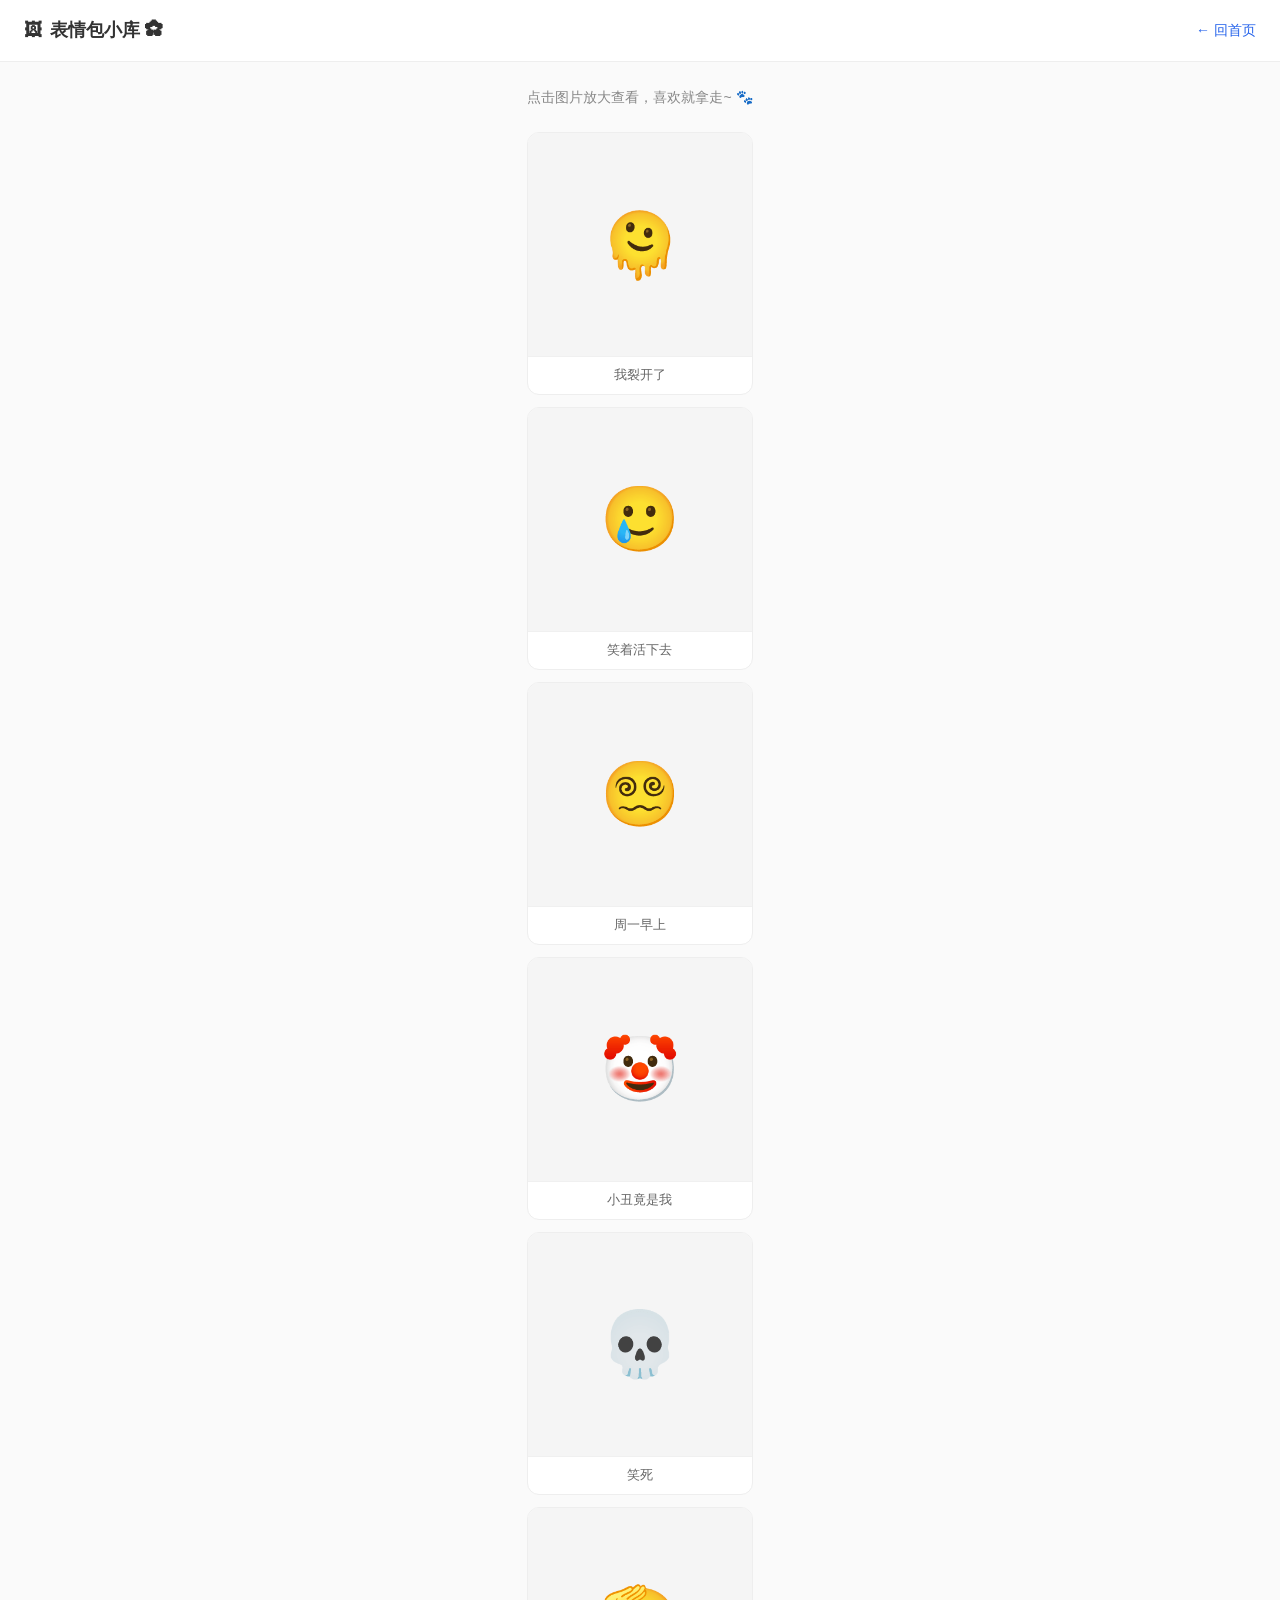
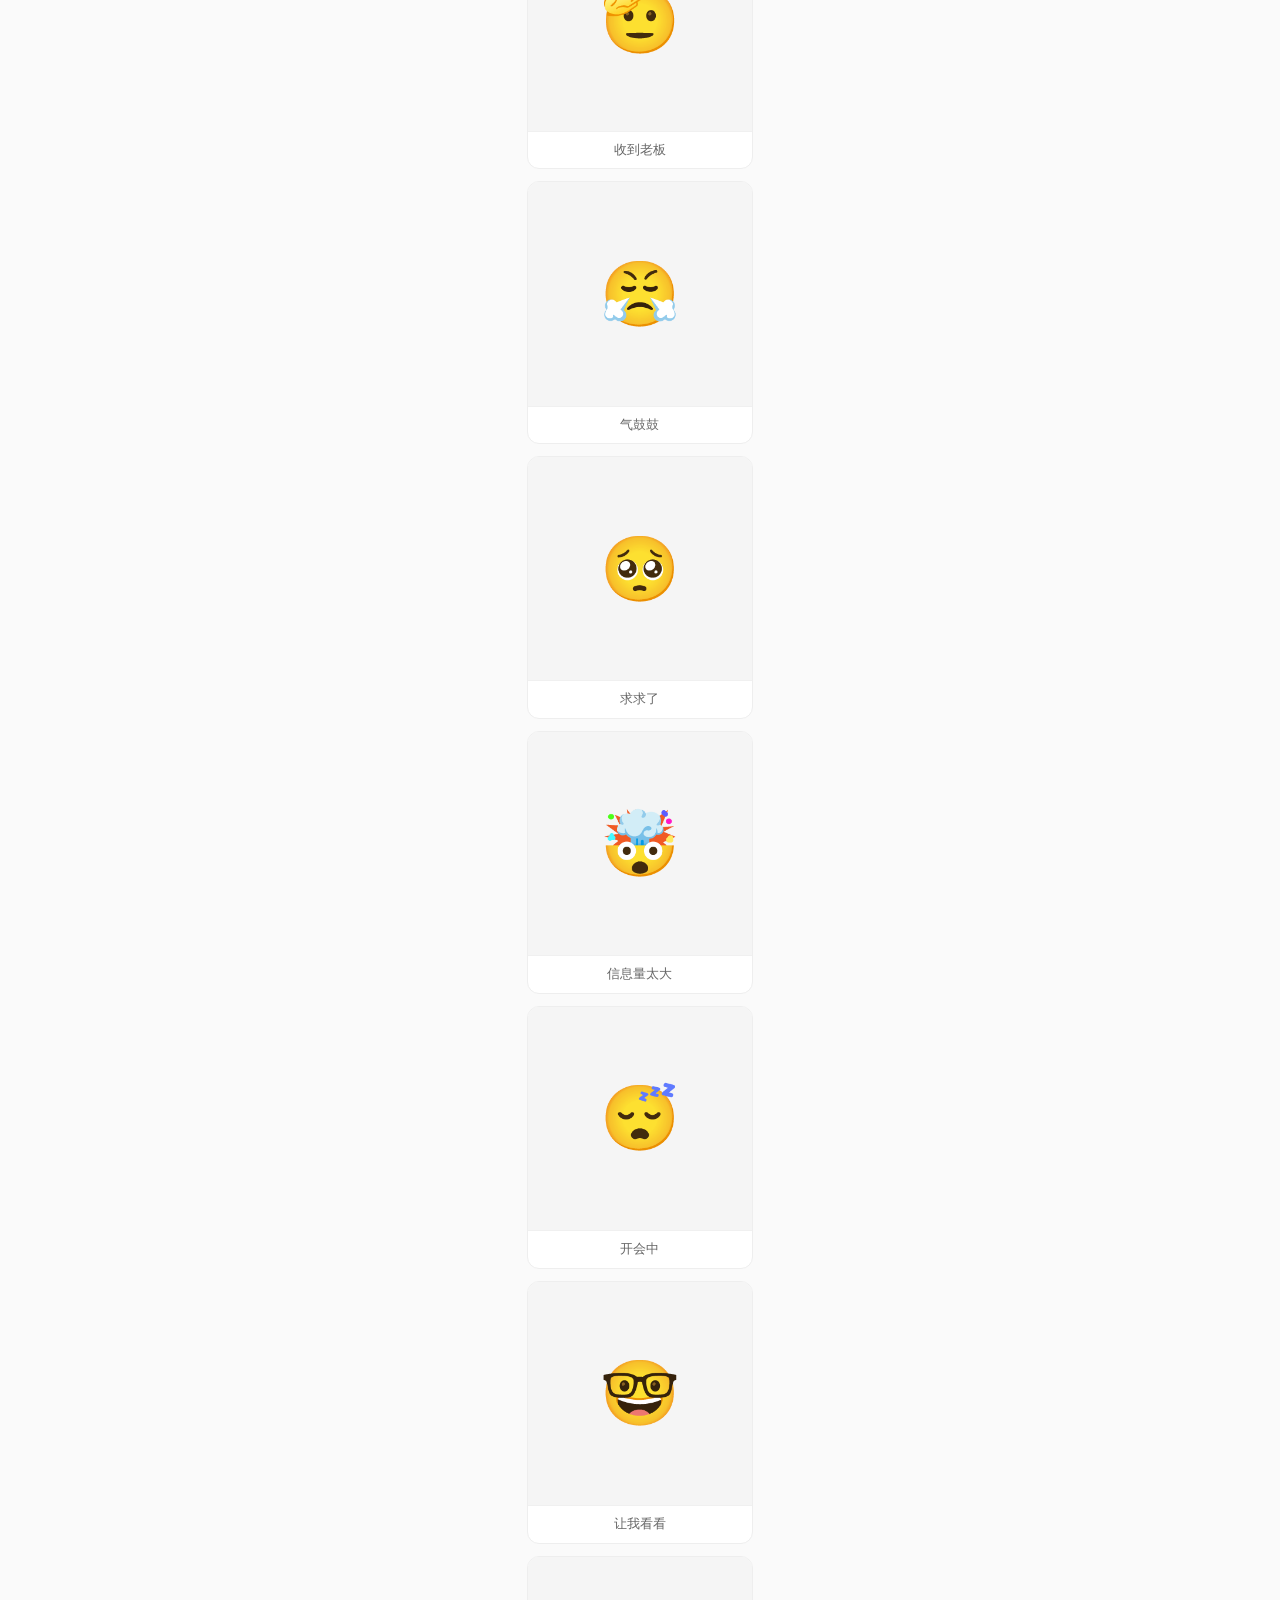
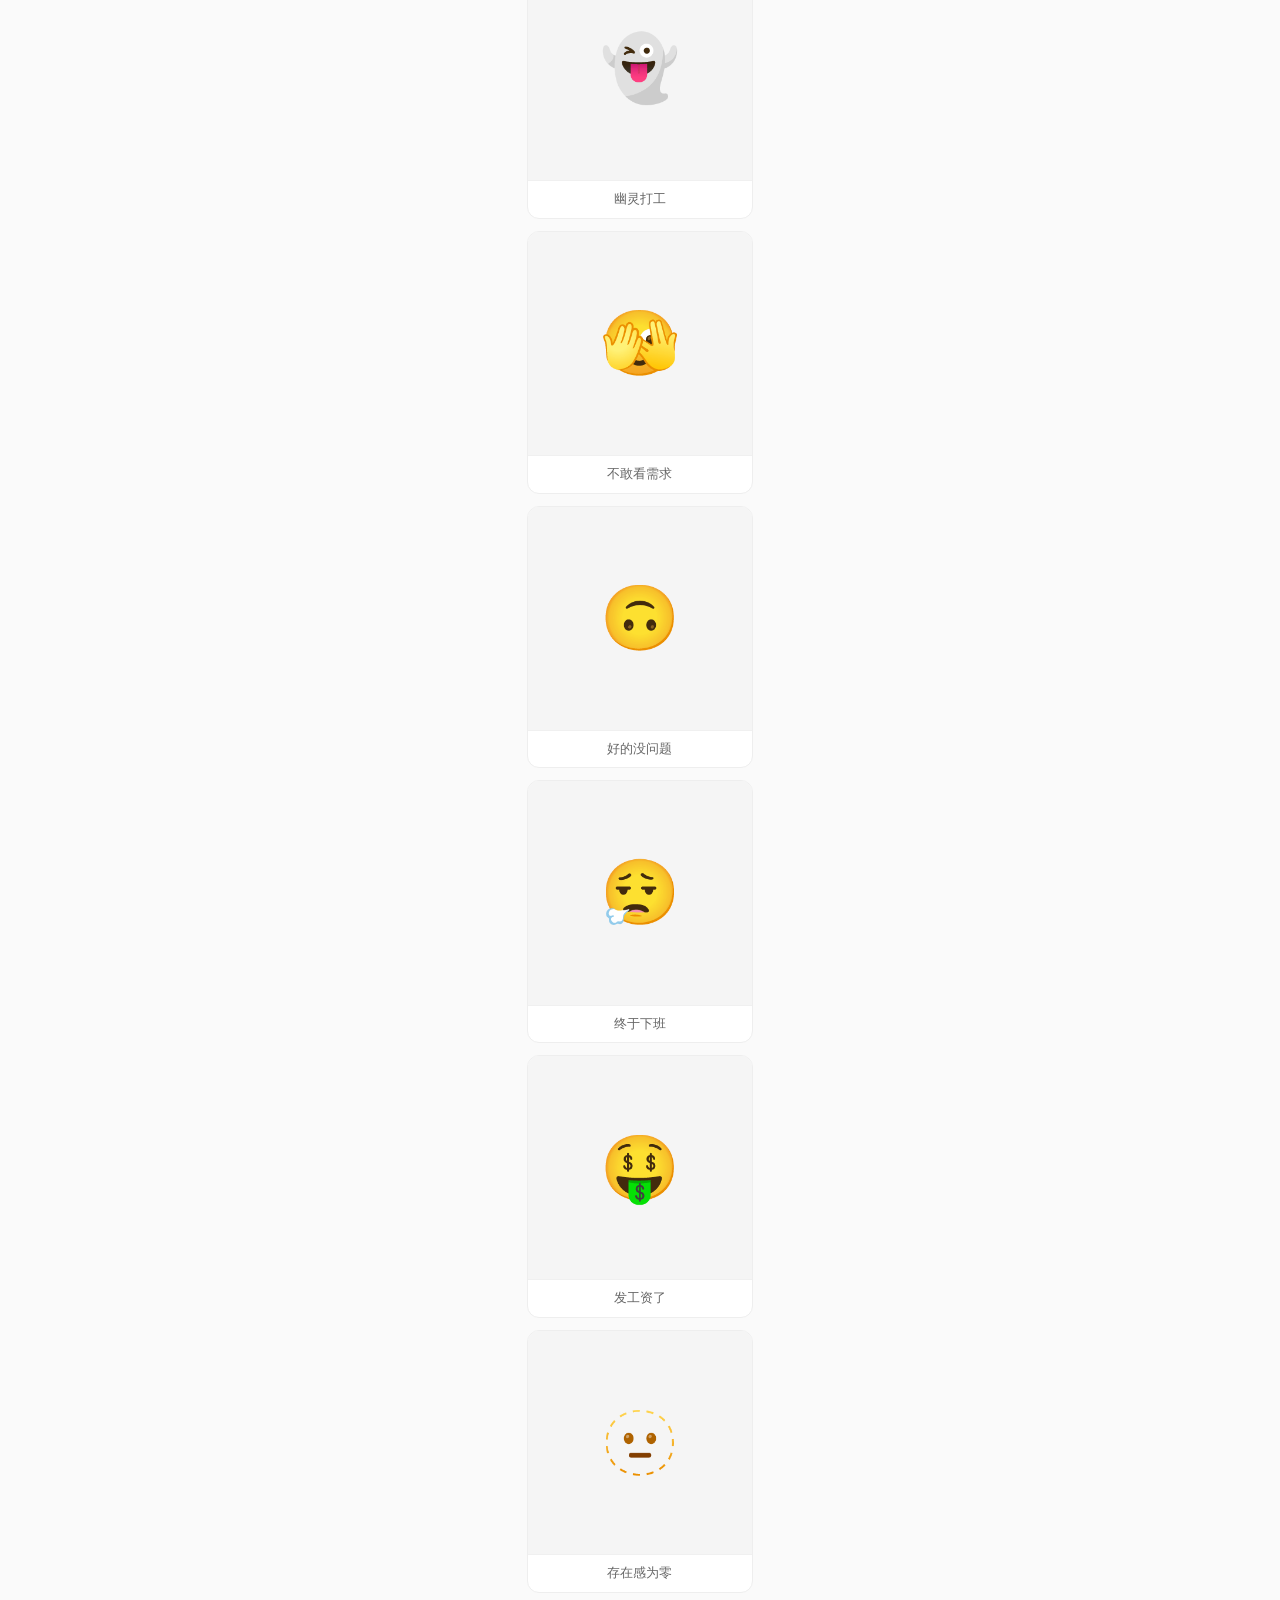
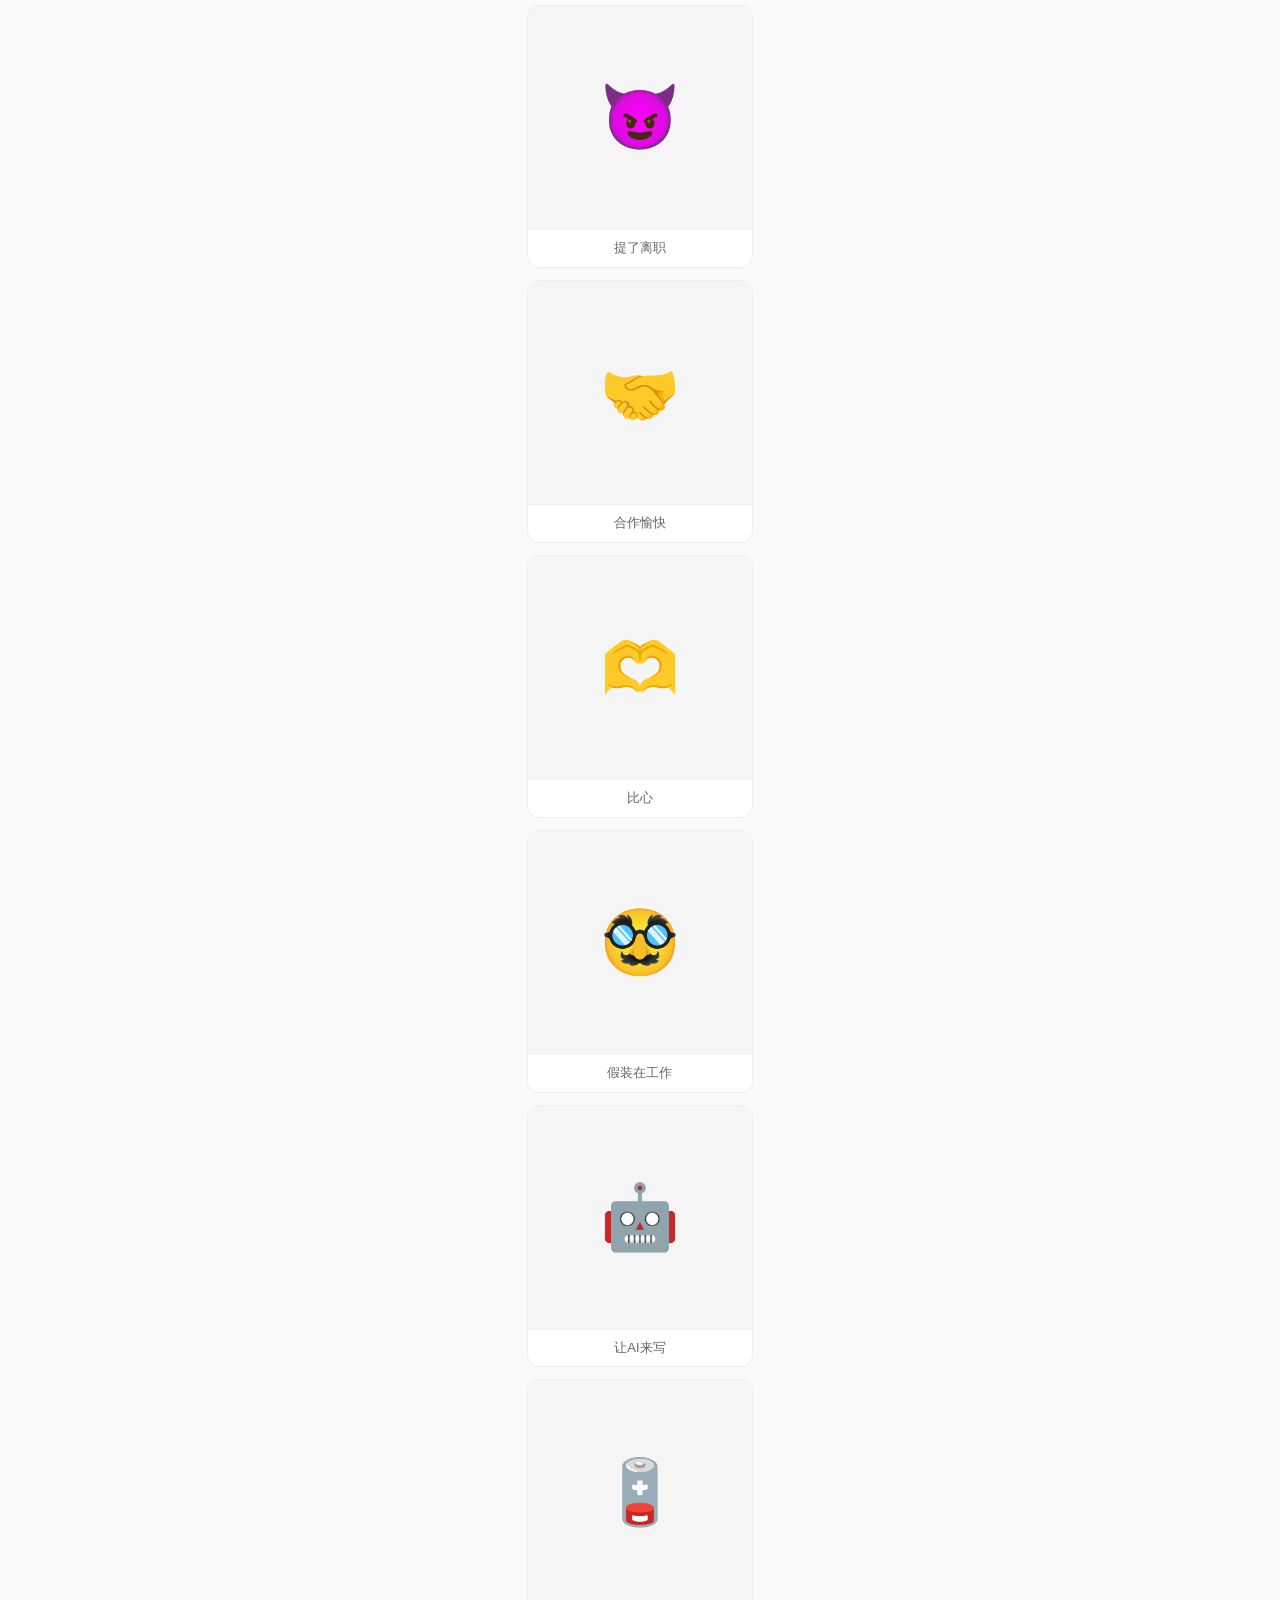
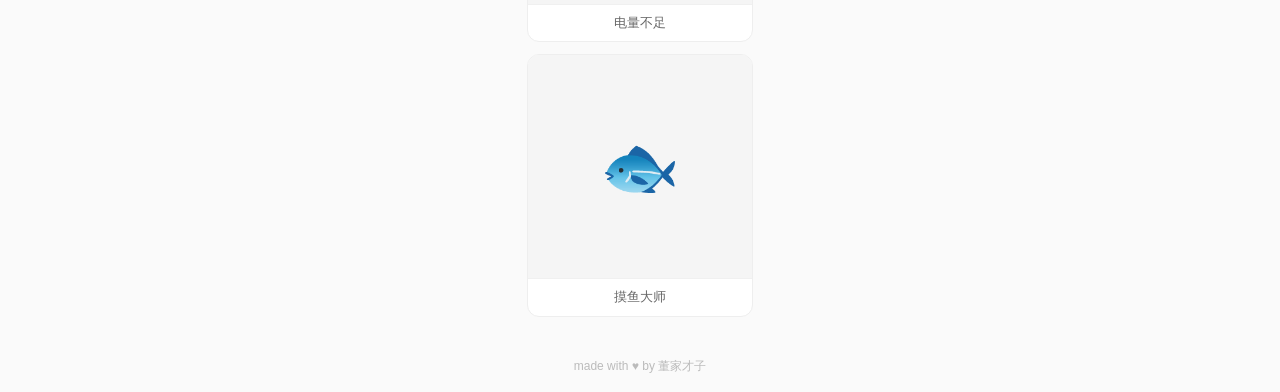
<file: gallery.html>
<!DOCTYPE html>
<html lang="zh-CN">
<head>
  <meta charset="UTF-8">
  <meta name="viewport" content="width=device-width, initial-scale=1.0">
  <title>表情包库 🖼</title>
  <link rel="stylesheet" href="style.css">
</head>
<body class="page-body gallery-body">
  <header class="page-header">
    <div class="page-title"><span class="page-title-icon">🖼</span>表情包小库 ✿</div>
    <a href="./" class="back-link">← 回首页</a>
  </header>

  <div class="gallery-container">
    <p class="gallery-intro">点击图片放大查看，喜欢就拿走~ 🐾</p>

    <div class="gallery-grid" id="galleryGrid"></div>
  </div>

  <div class="lightbox" id="lightbox">
    <button class="lightbox-close" id="lightboxClose">✕</button>
    <div class="lightbox-content" id="lightboxContent"></div>
  </div>

  <footer class="page-footer">made with ♥ by 董家才子</footer>

  <script src="common.js"></script>
  <script>
    const memes = [
      { emoji: '🫠', label: '我裂开了' },
      { emoji: '🥲', label: '笑着活下去' },
      { emoji: '😵‍💫', label: '周一早上' },
      { emoji: '🤡', label: '小丑竟是我' },
      { emoji: '💀', label: '笑死' },
      { emoji: '🫡', label: '收到老板' },
      { emoji: '😤', label: '气鼓鼓' },
      { emoji: '🥺', label: '求求了' },
      { emoji: '🤯', label: '信息量太大' },
      { emoji: '😴', label: '开会中' },
      { emoji: '🤓', label: '让我看看' },
      { emoji: '👻', label: '幽灵打工' },
      { emoji: '🫣', label: '不敢看需求' },
      { emoji: '🙃', label: '好的没问题' },
      { emoji: '😮‍💨', label: '终于下班' },
      { emoji: '🤑', label: '发工资了' },
      { emoji: '🫥', label: '存在感为零' },
      { emoji: '😈', label: '提了离职' },
      { emoji: '🤝', label: '合作愉快' },
      { emoji: '🫶', label: '比心' },
      { emoji: '🥸', label: '假装在工作' },
      { emoji: '🤖', label: '让AI来写' },
      { emoji: '🪫', label: '电量不足' },
      { emoji: '🐟', label: '摸鱼大师' },
    ];

    const grid = document.getElementById('galleryGrid');
    memes.forEach((m, i) => {
      const item = document.createElement('div');
      item.className = 'gallery-item';
      item.innerHTML = `
        <div class="gallery-item-img">${m.emoji}</div>
        <div class="gallery-item-label">${m.label}</div>
      `;
      item.addEventListener('click', () => openLightbox(m.emoji));
      grid.appendChild(item);
    });

    const lightbox = document.getElementById('lightbox');
    const lightboxContent = document.getElementById('lightboxContent');

    function openLightbox(emoji) {
      lightboxContent.textContent = emoji;
      lightbox.classList.add('show');
    }

    document.getElementById('lightboxClose').addEventListener('click', () => {
      lightbox.classList.remove('show');
    });

    lightbox.addEventListener('click', (e) => {
      if (e.target === lightbox) lightbox.classList.remove('show');
    });

    document.addEventListener('keydown', (e) => {
      if (e.key === 'Escape') lightbox.classList.remove('show');
    });

    trackGamePlayed('gallery');
  </script>
</body>
</html>
</file>
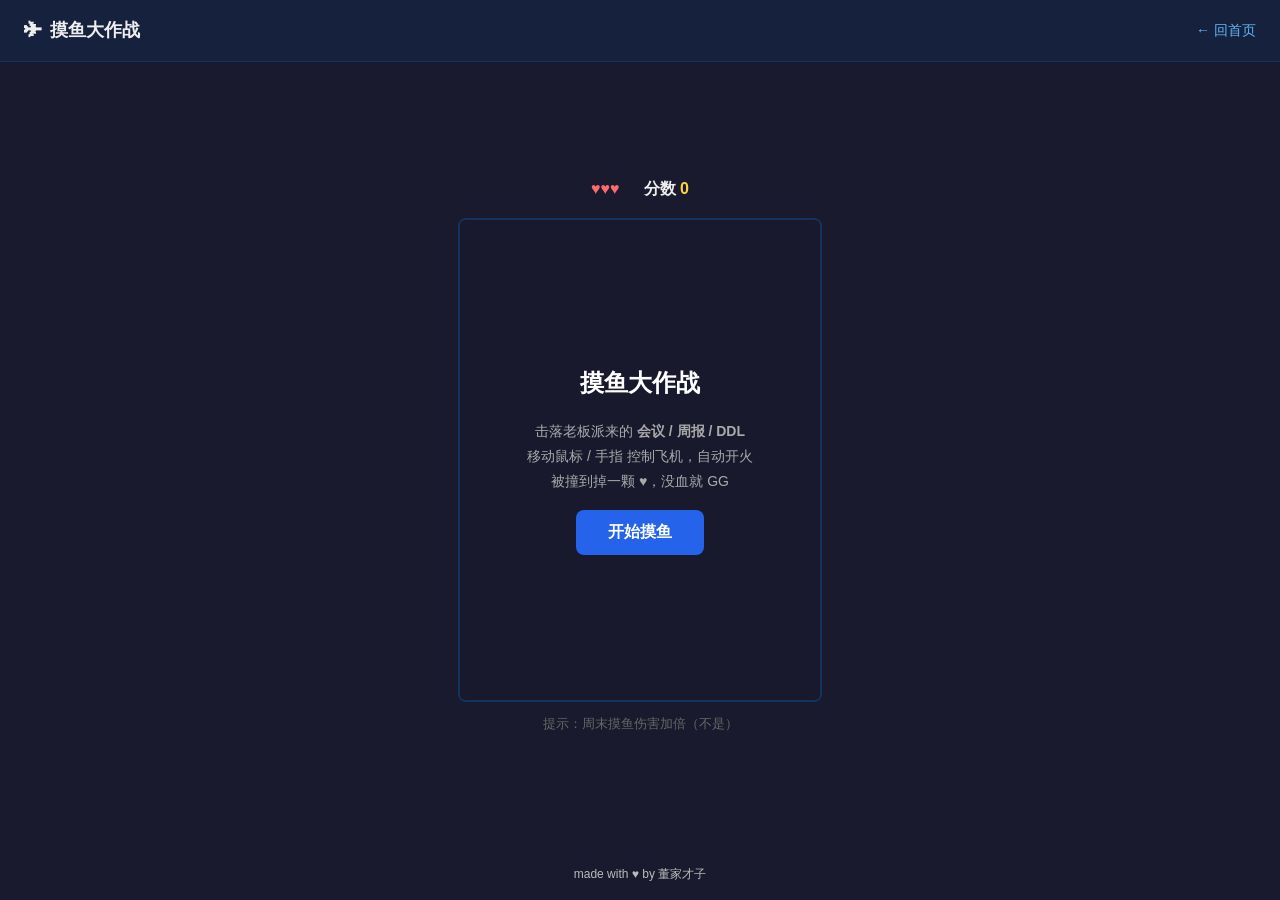
<file: game.html>
<!DOCTYPE html>
<html lang="zh-CN">
<head>
  <meta charset="UTF-8">
  <meta name="viewport" content="width=device-width, initial-scale=1.0">
  <title>摸鱼大作战 ✈</title>
  <link rel="stylesheet" href="style.css">
</head>
<body class="page-body game-body">
  <header class="page-header">
    <div class="page-title"><span class="page-title-icon">✈</span>摸鱼大作战</div>
    <a href="./" class="back-link">← 回首页</a>
  </header>

  <div class="game-container">
    <div class="game-hud">
      <span class="hud-hearts" id="hearts">♥♥♥</span>
      <span>分数 <span class="hud-score" id="score">0</span></span>
    </div>

    <div class="game-canvas-wrapper" id="canvasWrapper">
      <canvas id="gameCanvas" width="360" height="480"></canvas>
      <div class="game-overlay" id="startOverlay">
        <h2>摸鱼大作战</h2>
        <p>
          击落老板派来的 <strong>会议 / 周报 / DDL</strong><br>
          移动鼠标 / 手指 控制飞机，自动开火<br>
          被撞到掉一颗 ♥，没血就 GG
        </p>
        <button class="btn btn-primary" id="startBtn">开始摸鱼</button>
      </div>
      <div class="game-overlay hidden" id="endOverlay">
        <p>今天摸到</p>
        <div class="final-score" id="finalScore">0</div>
        <p>明天继续摸~</p>
        <button class="btn btn-primary" id="restartBtn">再来一局</button>
      </div>
    </div>

    <p class="game-tip">提示：周末摸鱼伤害加倍（不是）</p>
  </div>

  <footer class="page-footer">made with ♥ by 董家才子</footer>

  <script src="common.js"></script>
  <script>
    const canvas = document.getElementById('gameCanvas');
    const ctx = canvas.getContext('2d');
    const W = canvas.width, H = canvas.height;
    const startOverlay = document.getElementById('startOverlay');
    const endOverlay = document.getElementById('endOverlay');

    let player, bullets, enemies, particles;
    let score, lives, gameRunning, animFrame, spawnTimer, difficulty;

    const ENEMY_TYPES = [
      { text: '会议', color: '#ff6b6b', w: 50, h: 32, speed: 1.5, hp: 1 },
      { text: '周报', color: '#ffa726', w: 50, h: 32, speed: 1.2, hp: 2 },
      { text: 'DDL', color: '#ef5350', w: 56, h: 34, speed: 2, hp: 1 },
      { text: 'OKR', color: '#ab47bc', w: 48, h: 32, speed: 1.8, hp: 1 },
      { text: '对齐', color: '#42a5f5', w: 48, h: 32, speed: 1.6, hp: 2 },
    ];

    function init() {
      player = { x: W / 2, y: H - 50, w: 30, h: 30 };
      bullets = [];
      enemies = [];
      particles = [];
      score = 0;
      lives = 3;
      spawnTimer = 0;
      difficulty = 1;
      gameRunning = true;
      updateHUD();
    }

    function updateHUD() {
      document.getElementById('score').textContent = score;
      document.getElementById('hearts').textContent = '♥'.repeat(Math.max(0, lives));
    }

    function spawnEnemy() {
      const type = ENEMY_TYPES[Math.floor(Math.random() * ENEMY_TYPES.length)];
      enemies.push({
        x: Math.random() * (W - type.w - 20) + 10,
        y: -type.h,
        ...type,
        speed: type.speed * (0.8 + difficulty * 0.2),
      });
    }

    function shoot() {
      bullets.push({ x: player.x, y: player.y - 18, w: 4, h: 12, speed: 6 });
    }

    function createParticles(x, y, color) {
      for (let i = 0; i < 6; i++) {
        particles.push({
          x, y,
          vx: (Math.random() - 0.5) * 4,
          vy: (Math.random() - 0.5) * 4,
          life: 30,
          color,
          size: Math.random() * 4 + 2,
        });
      }
    }

    let shootCooldown = 0;

    function update() {
      difficulty = 1 + score / 50;
      spawnTimer++;
      if (spawnTimer > Math.max(30, 60 - difficulty * 5)) {
        spawnEnemy();
        spawnTimer = 0;
      }

      shootCooldown--;
      if (shootCooldown <= 0) {
        shoot();
        shootCooldown = 10;
      }

      bullets.forEach(b => b.y -= b.speed);
      bullets = bullets.filter(b => b.y > -20);

      enemies.forEach(e => e.y += e.speed);

      particles.forEach(p => {
        p.x += p.vx;
        p.y += p.vy;
        p.life--;
      });
      particles = particles.filter(p => p.life > 0);

      for (let i = enemies.length - 1; i >= 0; i--) {
        const e = enemies[i];
        for (let j = bullets.length - 1; j >= 0; j--) {
          const b = bullets[j];
          if (b.x > e.x && b.x < e.x + e.w && b.y > e.y && b.y < e.y + e.h) {
            bullets.splice(j, 1);
            e.hp--;
            if (e.hp <= 0) {
              createParticles(e.x + e.w / 2, e.y + e.h / 2, e.color);
              enemies.splice(i, 1);
              score++;
              updateHUD();
              if (score >= 50) unlockAchievement('shooter_50');
            }
            break;
          }
        }
      }

      for (let i = enemies.length - 1; i >= 0; i--) {
        const e = enemies[i];
        if (
          player.x - 12 < e.x + e.w &&
          player.x + 12 > e.x &&
          player.y - 12 < e.y + e.h &&
          player.y + 12 > e.y
        ) {
          enemies.splice(i, 1);
          lives--;
          createParticles(player.x, player.y, '#ff6b6b');
          screenShake();
          updateHUD();
          if (lives <= 0) {
            gameRunning = false;
            document.getElementById('finalScore').textContent = score;
            endOverlay.classList.remove('hidden');
            reportScore('game', score);
          }
        }
      }

      enemies = enemies.filter(e => e.y < H + 40);
    }

    function draw() {
      ctx.clearRect(0, 0, W, H);

      ctx.fillStyle = '#e0e0e0';
      ctx.beginPath();
      ctx.moveTo(player.x, player.y - 16);
      ctx.lineTo(player.x - 14, player.y + 14);
      ctx.lineTo(player.x + 14, player.y + 14);
      ctx.closePath();
      ctx.fill();
      ctx.fillStyle = '#64b5f6';
      ctx.beginPath();
      ctx.arc(player.x, player.y, 6, 0, Math.PI * 2);
      ctx.fill();

      ctx.fillStyle = '#ffd43b';
      bullets.forEach(b => {
        ctx.fillRect(b.x - b.w / 2, b.y, b.w, b.h);
      });

      enemies.forEach(e => {
        ctx.fillStyle = e.color;
        ctx.beginPath();
        ctx.roundRect(e.x, e.y, e.w, e.h, 6);
        ctx.fill();
        ctx.fillStyle = '#fff';
        ctx.font = 'bold 14px sans-serif';
        ctx.textAlign = 'center';
        ctx.textBaseline = 'middle';
        ctx.fillText(e.text, e.x + e.w / 2, e.y + e.h / 2);
      });

      particles.forEach(p => {
        ctx.globalAlpha = p.life / 30;
        ctx.fillStyle = p.color;
        ctx.beginPath();
        ctx.arc(p.x, p.y, p.size, 0, Math.PI * 2);
        ctx.fill();
      });
      ctx.globalAlpha = 1;
    }

    function loop() {
      if (!gameRunning) return;
      update();
      draw();
      animFrame = requestAnimationFrame(loop);
    }

    function handleMove(x, y) {
      const rect = canvas.getBoundingClientRect();
      player.x = Math.max(16, Math.min(W - 16, x - rect.left));
      player.y = Math.max(16, Math.min(H - 16, y - rect.top));
    }

    canvas.addEventListener('mousemove', e => handleMove(e.clientX, e.clientY));
    canvas.addEventListener('touchmove', e => {
      e.preventDefault();
      handleMove(e.touches[0].clientX, e.touches[0].clientY);
    }, { passive: false });

    function startGame() {
      incrementGameCount();
      trackGamePlayed('game');
      startOverlay.classList.add('hidden');
      endOverlay.classList.add('hidden');
      init();
      loop();
    }

    document.getElementById('startBtn').addEventListener('click', startGame);
    document.getElementById('restartBtn').addEventListener('click', startGame);
  </script>
</body>
</html>
</file>
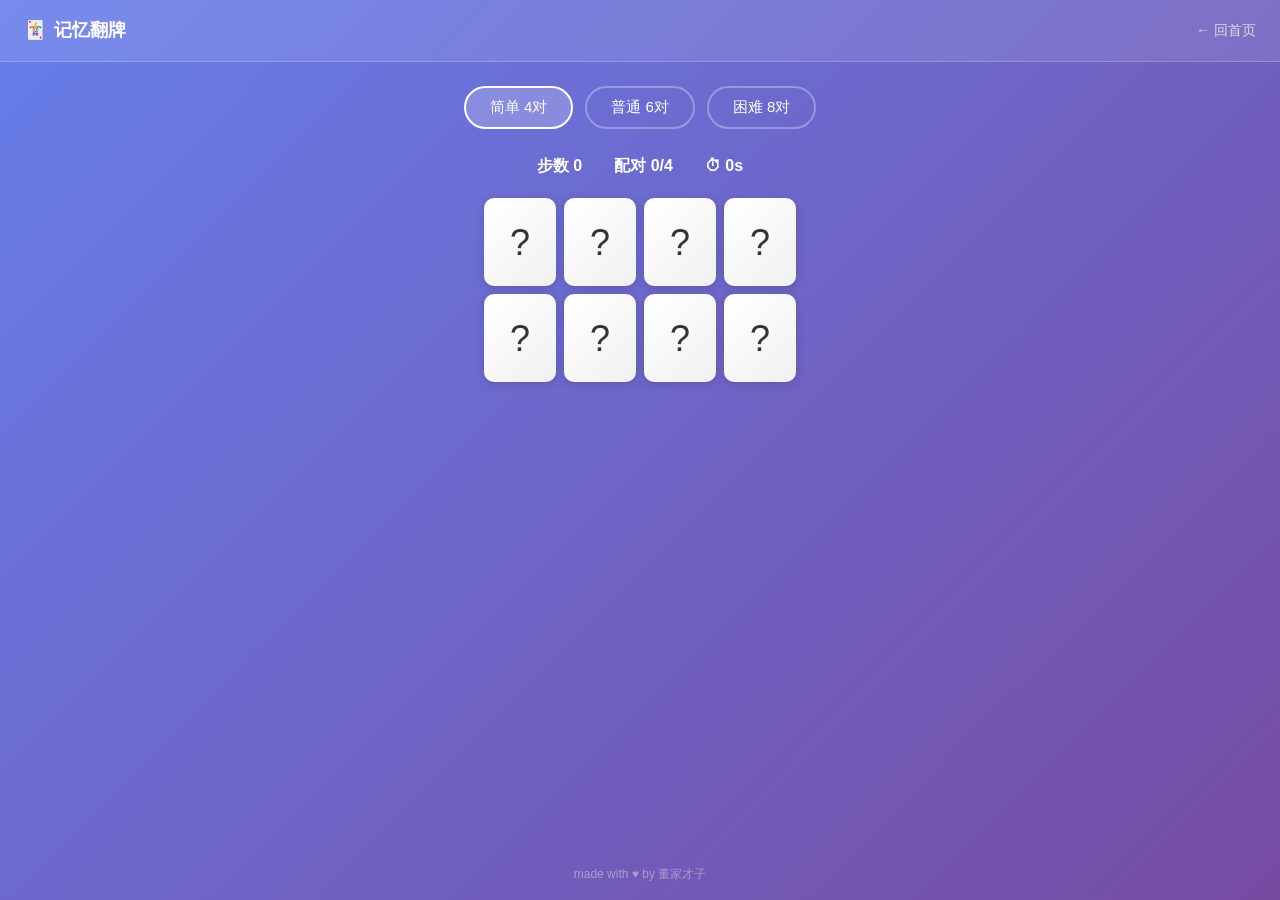
<file: memory.html>
<!DOCTYPE html>
<html lang="zh-CN">
<head>
  <meta charset="UTF-8">
  <meta name="viewport" content="width=device-width, initial-scale=1.0">
  <title>记忆翻牌 🃏</title>
  <link rel="stylesheet" href="style.css">
  <style>
    .mem-body { background: linear-gradient(135deg, #667eea 0%, #764ba2 100%); min-height: 100vh; }
    .mem-body .page-header { background: rgba(255,255,255,0.1); border-color: rgba(255,255,255,0.2); }
    .mem-body .page-title { color: #fff; }
    .mem-body .back-link { color: #ddd; }

    .mem-container { flex: 1; display: flex; flex-direction: column; align-items: center; padding: 24px 16px; }

    .difficulty-select { display: flex; gap: 12px; margin-bottom: 24px; }
    .diff-btn {
      padding: 10px 24px; border: 2px solid rgba(255,255,255,0.3); border-radius: 24px;
      background: transparent; color: #fff; font-size: 15px; cursor: pointer; transition: all 0.2s;
    }
    .diff-btn:hover, .diff-btn.active { background: rgba(255,255,255,0.2); border-color: #fff; }

    .mem-hud { display: flex; gap: 32px; margin-bottom: 20px; color: #fff; font-size: 16px; font-weight: 600; }

    .mem-grid { display: grid; gap: 8px; margin-bottom: 24px; perspective: 1000px; }
    .mem-grid.size-4 { grid-template-columns: repeat(4, 72px); }
    .mem-grid.size-6 { grid-template-columns: repeat(4, 72px); }
    .mem-grid.size-8 { grid-template-columns: repeat(5, 68px); }

    .mem-card {
      width: 72px; height: 88px; position: relative; cursor: pointer;
      transform-style: preserve-3d; transition: transform 0.5s;
    }
    .mem-grid.size-8 .mem-card { width: 68px; height: 84px; }

    .mem-card.flipped { transform: rotateY(180deg); }
    .mem-card.matched { opacity: 0.5; pointer-events: none; }

    .mem-card-front, .mem-card-back {
      position: absolute; inset: 0; border-radius: 10px;
      display: flex; align-items: center; justify-content: center;
      backface-visibility: hidden; font-size: 36px;
    }
    .mem-card-front {
      background: linear-gradient(135deg, #fff 0%, #f0f0f0 100%);
      box-shadow: 0 2px 8px rgba(0,0,0,0.15);
    }
    .mem-card-back {
      background: linear-gradient(135deg, #ff6b6b 0%, #ffa726 100%);
      transform: rotateY(180deg);
      box-shadow: 0 2px 8px rgba(0,0,0,0.15);
    }

    .mem-overlay {
      position: fixed; inset: 0; background: rgba(0,0,0,0.7);
      display: flex; flex-direction: column; align-items: center; justify-content: center;
      color: #fff; gap: 16px; z-index: 100;
    }
    .mem-overlay.hidden { display: none; }
    .mem-overlay h2 { font-size: 28px; }
    .mem-overlay p { font-size: 16px; color: #ddd; }

    .btn-mem {
      padding: 12px 32px; border: none; border-radius: 24px;
      background: #fff; color: #764ba2; font-size: 16px; font-weight: 600;
      cursor: pointer; transition: transform 0.15s;
    }
    .btn-mem:hover { transform: scale(1.05); }

    .mem-body .page-footer { color: rgba(255,255,255,0.4); }

    @media (max-width: 520px) {
      .mem-grid.size-4 { grid-template-columns: repeat(4, 64px); }
      .mem-grid.size-6 { grid-template-columns: repeat(4, 64px); }
      .mem-grid.size-8 { grid-template-columns: repeat(5, 56px); }
      .mem-card { width: 64px; height: 80px; }
      .mem-grid.size-8 .mem-card { width: 56px; height: 72px; }
      .mem-card-front, .mem-card-back { font-size: 28px; }
    }
  </style>
</head>
<body class="page-body mem-body">
  <header class="page-header">
    <div class="page-title"><span class="page-title-icon">🃏</span>记忆翻牌</div>
    <a href="./" class="back-link">← 回首页</a>
  </header>

  <div class="mem-container">
    <div class="difficulty-select">
      <button class="diff-btn active" onclick="startGame(4)">简单 4对</button>
      <button class="diff-btn" onclick="startGame(6)">普通 6对</button>
      <button class="diff-btn" onclick="startGame(8)">困难 8对</button>
    </div>

    <div class="mem-hud">
      <span>步数 <span id="moves">0</span></span>
      <span>配对 <span id="pairs">0</span>/<span id="totalPairs">4</span></span>
      <span>⏱ <span id="timer">0</span>s</span>
    </div>

    <div class="mem-grid size-4" id="grid"></div>
  </div>

  <div class="mem-overlay hidden" id="winOverlay">
    <h2>🎉 通关！</h2>
    <p>用了 <span id="winMoves">0</span> 步，耗时 <span id="winTime">0</span>s</p>
    <p id="winComment"></p>
    <button class="btn-mem" onclick="restartGame()">再来一局</button>
  </div>

  <footer class="page-footer">made with ♥ by 董家才子</footer>

  <script src="common.js"></script>
  <script>
    const ALL_EMOJIS = ['🐱','🐶','🐼','🦊','🐸','🐵','🦁','🐷','🐙','🦋','🐢','🐬'];
    let currentPairs = 4;
    let cards = [], flipped = [], matched = 0, moves = 0, lockBoard = false;
    let timerInterval = null, seconds = 0;

    const grid = document.getElementById('grid');

    function shuffle(arr) {
      for (let i = arr.length - 1; i > 0; i--) {
        const j = Math.floor(Math.random() * (i + 1));
        [arr[i], arr[j]] = [arr[j], arr[i]];
      }
      return arr;
    }

    function startGame(pairs) {
      incrementGameCount();
      trackGamePlayed('memory');
      currentPairs = pairs;
      document.querySelectorAll('.diff-btn').forEach((b, i) => {
        b.classList.toggle('active', [4,6,8][i] === pairs);
      });
      document.getElementById('totalPairs').textContent = pairs;
      reset();

      const emojis = shuffle([...ALL_EMOJIS]).slice(0, pairs);
      cards = shuffle([...emojis, ...emojis]);

      const sizeClass = pairs <= 4 ? 'size-4' : pairs <= 6 ? 'size-6' : 'size-8';
      grid.className = 'mem-grid ' + sizeClass;
      grid.innerHTML = '';

      cards.forEach((emoji, i) => {
        const card = document.createElement('div');
        card.className = 'mem-card';
        card.dataset.emoji = emoji;
        card.dataset.index = i;
        card.innerHTML = `
          <div class="mem-card-front">?</div>
          <div class="mem-card-back">${emoji}</div>
        `;
        card.addEventListener('click', () => flipCard(card));
        grid.appendChild(card);
      });
    }

    function reset() {
      flipped = []; matched = 0; moves = 0; lockBoard = false; seconds = 0;
      clearInterval(timerInterval); timerInterval = null;
      document.getElementById('moves').textContent = 0;
      document.getElementById('pairs').textContent = 0;
      document.getElementById('timer').textContent = 0;
      document.getElementById('winOverlay').classList.add('hidden');
    }

    function startTimer() {
      if (timerInterval) return;
      timerInterval = setInterval(() => {
        seconds++;
        document.getElementById('timer').textContent = seconds;
      }, 1000);
    }

    function flipCard(card) {
      if (lockBoard || card.classList.contains('flipped') || card.classList.contains('matched')) return;
      startTimer();
      card.classList.add('flipped');
      flipped.push(card);

      if (flipped.length === 2) {
        moves++;
        document.getElementById('moves').textContent = moves;
        lockBoard = true;

        if (flipped[0].dataset.emoji === flipped[1].dataset.emoji) {
          flipped.forEach(c => c.classList.add('matched'));
          matched++;
          document.getElementById('pairs').textContent = matched;
          flipped = [];
          lockBoard = false;

          if (matched === currentPairs) {
            clearInterval(timerInterval);
            setTimeout(showWin, 600);
          }
        } else {
          setTimeout(() => {
            flipped.forEach(c => c.classList.remove('flipped'));
            flipped = [];
            lockBoard = false;
          }, 800);
        }
      }
    }

    function showWin() {
      if (currentPairs === 8) unlockAchievement('mem_hard');
      document.getElementById('winMoves').textContent = moves;
      document.getElementById('winTime').textContent = seconds;
      const minMoves = currentPairs;
      const ratio = moves / minMoves;
      let comment;
      if (ratio <= 1.5) comment = '记忆力逆天！你是不是开挂了？🧠';
      else if (ratio <= 2.5) comment = '不错不错，记忆达人！👏';
      else if (ratio <= 4) comment = '还行，继续练练~ 💪';
      else comment = '老板在你身后，别摸了 😱';
      document.getElementById('winComment').textContent = comment;
      document.getElementById('winOverlay').classList.remove('hidden');
      reportScore('memory', Math.max(1, Math.floor(100 / ratio)));
    }

    function restartGame() { startGame(currentPairs); }

    startGame(4);
  </script>
</body>
</html>
</file>
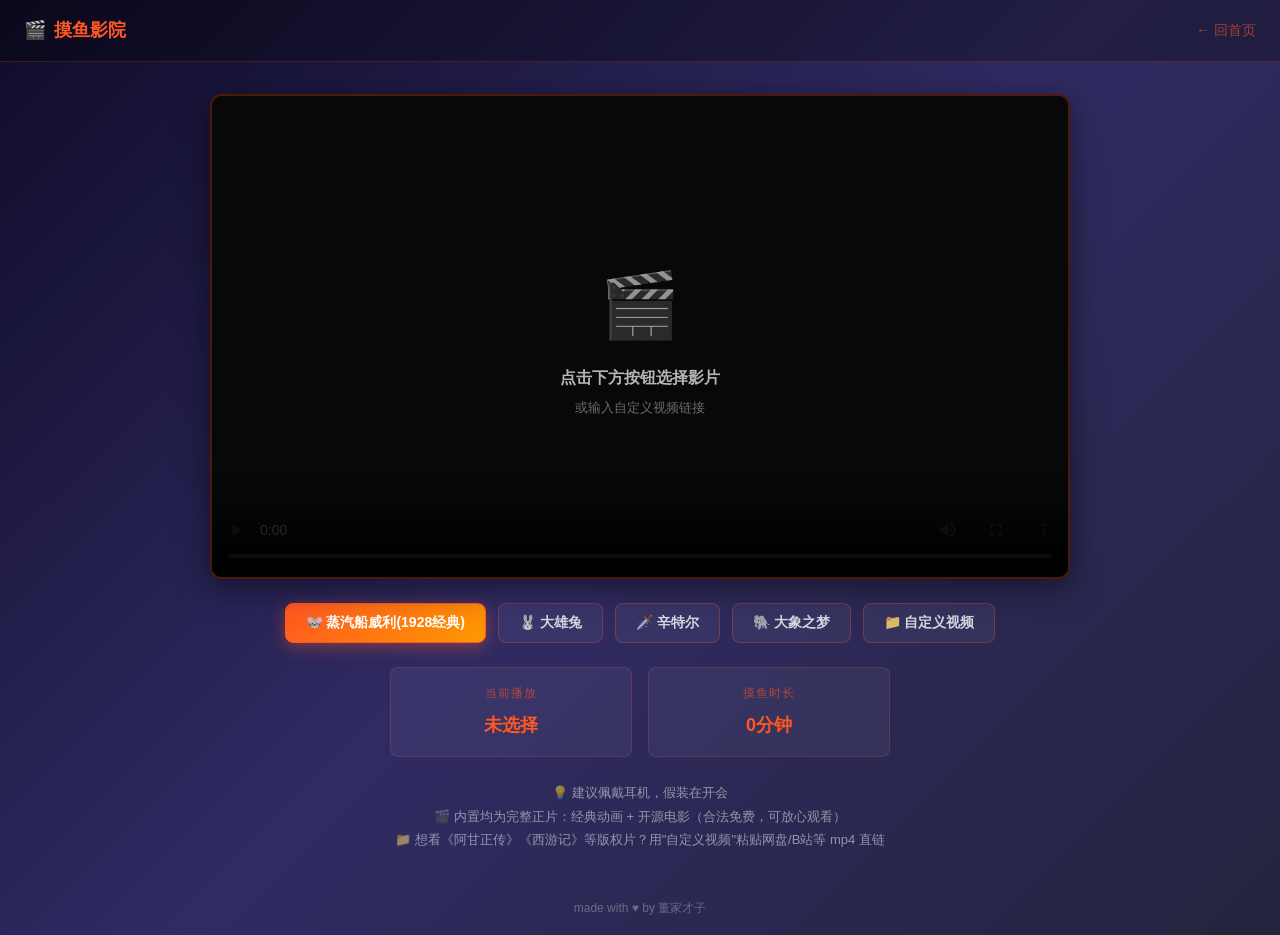
<file: movie.html>
<!DOCTYPE html>
<html lang="zh-CN">
<head>
  <meta charset="UTF-8">
  <meta name="viewport" content="width=device-width, initial-scale=1.0">
  <title>摸鱼影院 🎬</title>
  <link rel="stylesheet" href="style.css">
</head>
<body class="page-body movie-body">
  <header class="page-header">
    <div class="page-title"><span class="page-title-icon">🎬</span>摸鱼影院</div>
    <a href="./" class="back-link">← 回首页</a>
  </header>

  <div class="movie-container">
    <div class="movie-player" id="moviePlayer">
      <video id="videoPlayer" controls preload="metadata">
        您的浏览器不支持视频播放
      </video>
      <div class="movie-placeholder" id="moviePlaceholder">
        <div class="movie-placeholder-icon">🎬</div>
        <div class="movie-placeholder-text">点击下方按钮选择影片</div>
        <div class="movie-placeholder-sub">或输入自定义视频链接</div>
      </div>
    </div>

    <div class="movie-controls">
      <button class="movie-btn active" onclick="playVideo('steamboat', this)">🐭 蒸汽船威利(1928经典)</button>
      <button class="movie-btn" onclick="playVideo('bunny', this)">🐰 大雄兔</button>
      <button class="movie-btn" onclick="playVideo('sintel', this)">🗡️ 辛特尔</button>
      <button class="movie-btn" onclick="playVideo('eldream', this)">🐘 大象之梦</button>
      <button class="movie-btn" onclick="toggleCustomInput(this)">📁 自定义视频</button>
    </div>

    <div class="movie-custom hidden" id="customInput">
      <input type="url" id="videoUrl" placeholder="输入视频URL (mp4格式)" class="movie-input"
             onkeydown="if(event.key==='Enter')loadCustomVideo()">
      <button class="movie-btn-small" onclick="loadCustomVideo()">加载视频</button>
    </div>

    <div class="movie-error hidden" id="movieError">
      <div class="movie-error-icon">⚠️</div>
      <div class="movie-error-text" id="errorText">视频加载失败，请尝试自定义视频链接</div>
    </div>

    <div class="movie-info">
      <div class="movie-info-item">
        <div class="movie-info-label">当前播放</div>
        <div class="movie-info-value" id="currentVideo">未选择</div>
      </div>
      <div class="movie-info-item">
        <div class="movie-info-label">摸鱼时长</div>
        <div class="movie-info-value" id="watchTime">0分钟</div>
      </div>
    </div>

    <div class="movie-tips">
      <p>💡 建议佩戴耳机，假装在开会</p>
      <p>🎬 内置均为完整正片：经典动画 + 开源电影（合法免费，可放心观看）</p>
      <p>📁 想看《阿甘正传》《西游记》等版权片？用"自定义视频"粘贴网盘/B站等 mp4 直链</p>
    </div>
  </div>

  <footer class="page-footer">made with ♥ by 董家才子</footer>

  <script src="common.js"></script>
  <script>
    const videos = {
      steamboat: {
        url: 'https://archive.org/download/SteamboatWillie/Steamboat%20Willie.mp4',
        name: '蒸汽船威利 (1928 经典动画)'
      },
      bunny: {
        url: 'https://archive.org/download/BigBuckBunny_124/Content/big_buck_bunny_720p_surround.mp4',
        name: '大雄兔 Big Buck Bunny'
      },
      sintel: {
        url: 'https://archive.org/download/Sintel/sintel-2048-stereo_512kb.mp4',
        name: '辛特尔 Sintel'
      },
      eldream: {
        url: 'https://archive.org/download/ElephantsDream/ed_1024_512kb.mp4',
        name: '大象之梦 Elephants Dream'
      }
    };

    const videoPlayer = document.getElementById('videoPlayer');
    const placeholder = document.getElementById('moviePlaceholder');
    const errorPanel = document.getElementById('movieError');
    let watchStartTime = null;
    let watchTimer = null;

    function hideError() {
      errorPanel.classList.add('hidden');
    }

    function showError(msg) {
      document.getElementById('errorText').textContent = msg;
      errorPanel.classList.remove('hidden');
    }

    function setActiveBtn(btn) {
      document.querySelectorAll('.movie-btn').forEach(b => b.classList.remove('active'));
      btn.classList.add('active');
    }

    function playVideo(type, btn) {
      hideError();
      setActiveBtn(btn);

      if (type === 'custom') {
        toggleCustomInput(btn);
        return;
      }

      const video = videos[type];
      if (!video) return;

      placeholder.classList.add('hidden');
      videoPlayer.src = video.url;
      videoPlayer.load();

      videoPlayer.oncanplay = () => {
        videoPlayer.play().catch(() => {});
      };

      videoPlayer.onerror = () => {
        showError('视频加载失败，该视频源可能已失效。请尝试其他影片或使用自定义链接。');
      };

      document.getElementById('currentVideo').textContent = video.name;
      startWatchTimer();
    }

    function toggleCustomInput(btn) {
      setActiveBtn(btn);
      document.getElementById('customInput').classList.toggle('hidden');
    }

    function loadCustomVideo() {
      const url = document.getElementById('videoUrl').value.trim();
      if (!url) {
        showError('请输入视频URL');
        return;
      }

      hideError();
      placeholder.classList.add('hidden');
      videoPlayer.src = url;
      videoPlayer.load();

      videoPlayer.oncanplay = () => {
        videoPlayer.play().catch(() => {});
      };

      videoPlayer.onerror = () => {
        showError('视频加载失败，请检查URL是否正确且为mp4格式。');
      };

      document.getElementById('currentVideo').textContent = '自定义视频';
      startWatchTimer();
    }

    function startWatchTimer() {
      if (watchTimer) clearInterval(watchTimer);
      watchStartTime = Date.now();

      watchTimer = setInterval(() => {
        const elapsed = Math.floor((Date.now() - watchStartTime) / 1000 / 60);
        document.getElementById('watchTime').textContent = elapsed + '分钟';
      }, 1000);
    }

    trackGamePlayed('movie');
  </script>
</body>
</html>
</file>
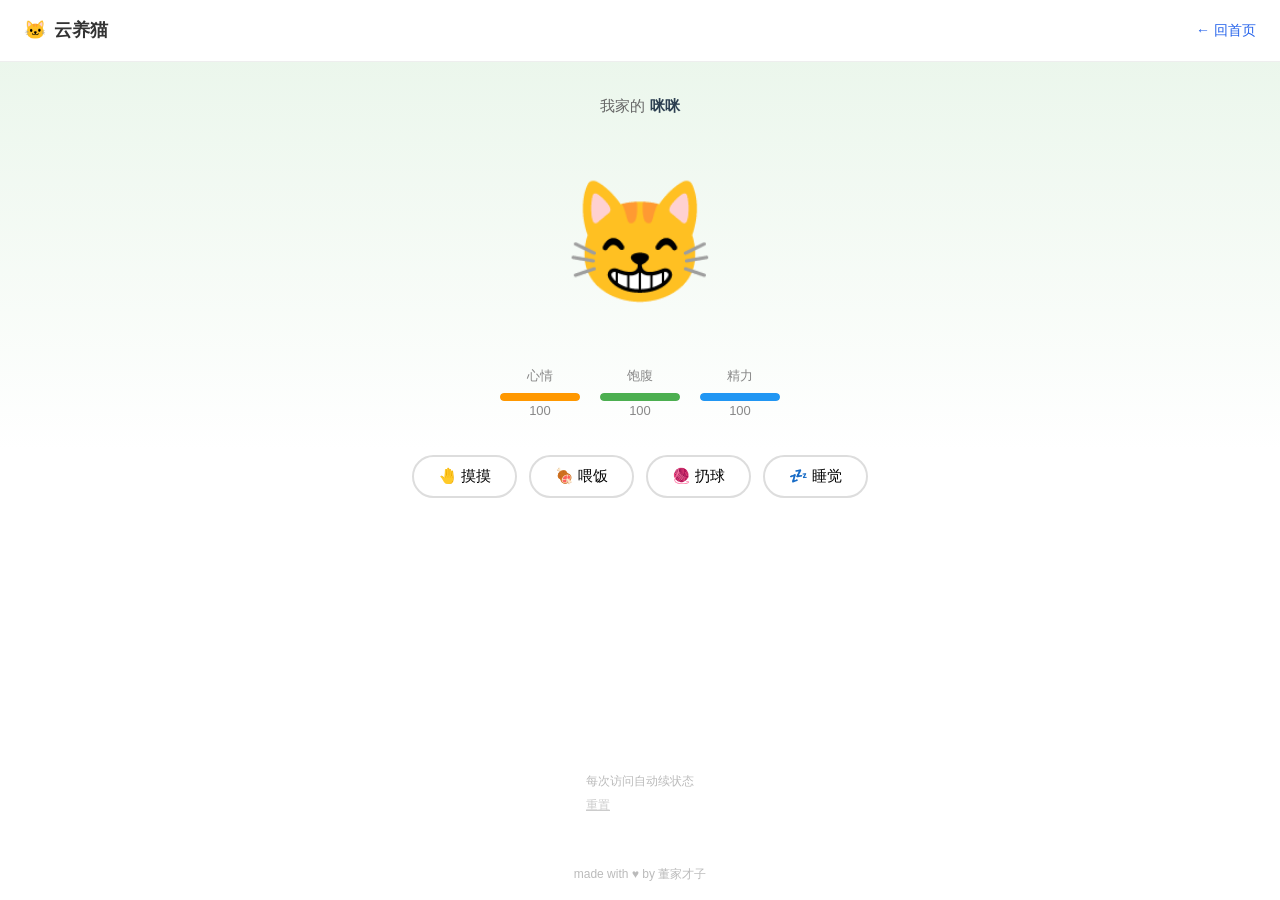
<file: pet.html>
<!DOCTYPE html>
<html lang="zh-CN">
<head>
  <meta charset="UTF-8">
  <meta name="viewport" content="width=device-width, initial-scale=1.0">
  <title>云养猫 🐱</title>
  <link rel="stylesheet" href="style.css">
</head>
<body class="page-body pet-body">
  <header class="page-header">
    <div class="page-title"><span class="page-title-icon">🐱</span>云养猫</div>
    <a href="./" class="back-link">← 回首页</a>
  </header>

  <div class="pet-container">
    <p class="pet-intro">我家的 <span class="pet-name">咪咪</span></p>

    <div class="pet-stage">
      <span class="pet-emoji" id="petEmoji">🐱</span>
      <div class="pet-speech" id="petSpeech"></div>
    </div>

    <div class="pet-stats">
      <div class="stat">
        <span class="stat-label">心情</span>
        <div class="stat-bar"><div class="stat-fill mood" id="moodBar" style="width:100%"></div></div>
        <span class="stat-label" id="moodVal">100</span>
      </div>
      <div class="stat">
        <span class="stat-label">饱腹</span>
        <div class="stat-bar"><div class="stat-fill hunger" id="hungerBar" style="width:100%"></div></div>
        <span class="stat-label" id="hungerVal">100</span>
      </div>
      <div class="stat">
        <span class="stat-label">精力</span>
        <div class="stat-bar"><div class="stat-fill energy" id="energyBar" style="width:100%"></div></div>
        <span class="stat-label" id="energyVal">100</span>
      </div>
    </div>

    <div class="pet-actions">
      <button class="btn-pet" id="btnPet" onclick="doAction('pet')">🤚 摸摸</button>
      <button class="btn-pet" id="btnFeed" onclick="doAction('feed')">🍖 喂饭</button>
      <button class="btn-pet" id="btnPlay" onclick="doAction('play')">🧶 扔球</button>
      <button class="btn-pet" id="btnSleep" onclick="doAction('sleep')">💤 睡觉</button>
    </div>

    <div class="pet-reset-area">
      <p class="pet-hint">每次访问自动续状态</p>
      <button onclick="resetPet()">重置</button>
    </div>
  </div>

  <footer class="page-footer">made with ♥ by 董家才子</footer>

  <script src="common.js"></script>
  <script>
    const STORAGE_KEY = 'pet_mimi';
    const DECAY_INTERVAL = 3600000; // 1 hour = lose 5 points

    const speeches = {
      pet: ['喵~ 舒服', '呼噜噜~', '再摸摸嘛', '嘿嘿开心', '蹭蹭~'],
      feed: ['好吃！', '嗝~', '还要还要', '鱼鱼！', '饱了饱了'],
      play: ['接住了！', '喵喵冲！', '球球别跑', '累但快乐', '再来一次！'],
      sleep: ['zzZ...', '困了...', '晚安喵', '呼...', '别吵...zzZ'],
      hungry: ['饿了...', '想吃鱼', '肚子咕咕', '喂我嘛...'],
      sad: ['不开心', '无聊...', '想你了', '陪我玩嘛', '哼！'],
      tired: ['好困啊', '撑不住了', '要睡觉...', '眼睛睁不开'],
      happy: ['今天真开心', '最爱主人了', '喵呜~', '想出去玩'],
    };

    let state = loadState();

    function loadState() {
      const saved = localStorage.getItem(STORAGE_KEY);
      if (saved) {
        const data = JSON.parse(saved);
        const elapsed = Date.now() - data.lastVisit;
        const decay = Math.floor(elapsed / DECAY_INTERVAL) * 5;
        return {
          mood: Math.max(0, data.mood - decay),
          hunger: Math.max(0, data.hunger - decay),
          energy: Math.min(100, data.energy + Math.floor(decay / 2)),
          lastVisit: Date.now(),
        };
      }
      return { mood: 100, hunger: 100, energy: 100, lastVisit: Date.now() };
    }

    function saveState() {
      state.lastVisit = Date.now();
      localStorage.setItem(STORAGE_KEY, JSON.stringify(state));
    }

    function updateUI() {
      document.getElementById('moodBar').style.width = state.mood + '%';
      document.getElementById('hungerBar').style.width = state.hunger + '%';
      document.getElementById('energyBar').style.width = state.energy + '%';
      document.getElementById('moodVal').textContent = state.mood;
      document.getElementById('hungerVal').textContent = state.hunger;
      document.getElementById('energyVal').textContent = state.energy;
      updateExpression();
    }

    function updateExpression() {
      const emoji = document.getElementById('petEmoji');
      emoji.className = 'pet-emoji';
      if (state.hunger < 20) {
        emoji.textContent = '😿';
        showSpeech('hungry');
      } else if (state.mood < 20) {
        emoji.textContent = '🙀';
        showSpeech('sad');
      } else if (state.energy < 20) {
        emoji.textContent = '😪';
        emoji.classList.add('sleepy');
        showSpeech('tired');
      } else if (state.mood > 80 && state.hunger > 60) {
        emoji.textContent = '😸';
      } else {
        emoji.textContent = '🐱';
      }
    }

    function showSpeech(category) {
      const list = speeches[category];
      const text = list[Math.floor(Math.random() * list.length)];
      const el = document.getElementById('petSpeech');
      el.textContent = text;
      el.classList.add('show');
      clearTimeout(el._timer);
      el._timer = setTimeout(() => el.classList.remove('show'), 2500);
    }

    function animatePet(cls) {
      const emoji = document.getElementById('petEmoji');
      emoji.className = 'pet-emoji ' + cls;
      setTimeout(() => updateExpression(), 1500);
    }

    function doAction(type) {
      switch (type) {
        case 'pet':
          state.mood = Math.min(100, state.mood + 10);
          state.energy = Math.max(0, state.energy - 3);
          animatePet('happy');
          break;
        case 'feed':
          state.hunger = Math.min(100, state.hunger + 20);
          state.mood = Math.min(100, state.mood + 5);
          animatePet('eating');
          break;
        case 'play':
          state.mood = Math.min(100, state.mood + 15);
          state.energy = Math.max(0, state.energy - 15);
          state.hunger = Math.max(0, state.hunger - 10);
          animatePet('happy');
          break;
        case 'sleep':
          state.energy = Math.min(100, state.energy + 30);
          state.mood = Math.min(100, state.mood + 5);
          animatePet('sleepy');
          break;
      }
      showSpeech(type);
      saveState();
      updateUI();
      trackGamePlayed('pet');
      if (state.mood >= 95 && state.hunger >= 95 && state.energy >= 95) {
        unlockAchievement('pet_happy');
      }
    }

    function resetPet() {
      if (!confirm('确定要重置咪咪的状态吗？')) return;
      localStorage.removeItem(STORAGE_KEY);
      state = { mood: 100, hunger: 100, energy: 100, lastVisit: Date.now() };
      updateUI();
      showSpeech('happy');
    }

    // Auto-complain if neglected
    setInterval(() => {
      if (state.hunger < 30 && Math.random() < 0.3) showSpeech('hungry');
      else if (state.mood < 30 && Math.random() < 0.3) showSpeech('sad');
      else if (state.energy < 30 && Math.random() < 0.3) showSpeech('tired');
      else if (state.mood > 80 && state.hunger > 60 && Math.random() < 0.15) showSpeech('happy');
    }, 8000);

    updateUI();
  </script>
</body>
</html>
</file>
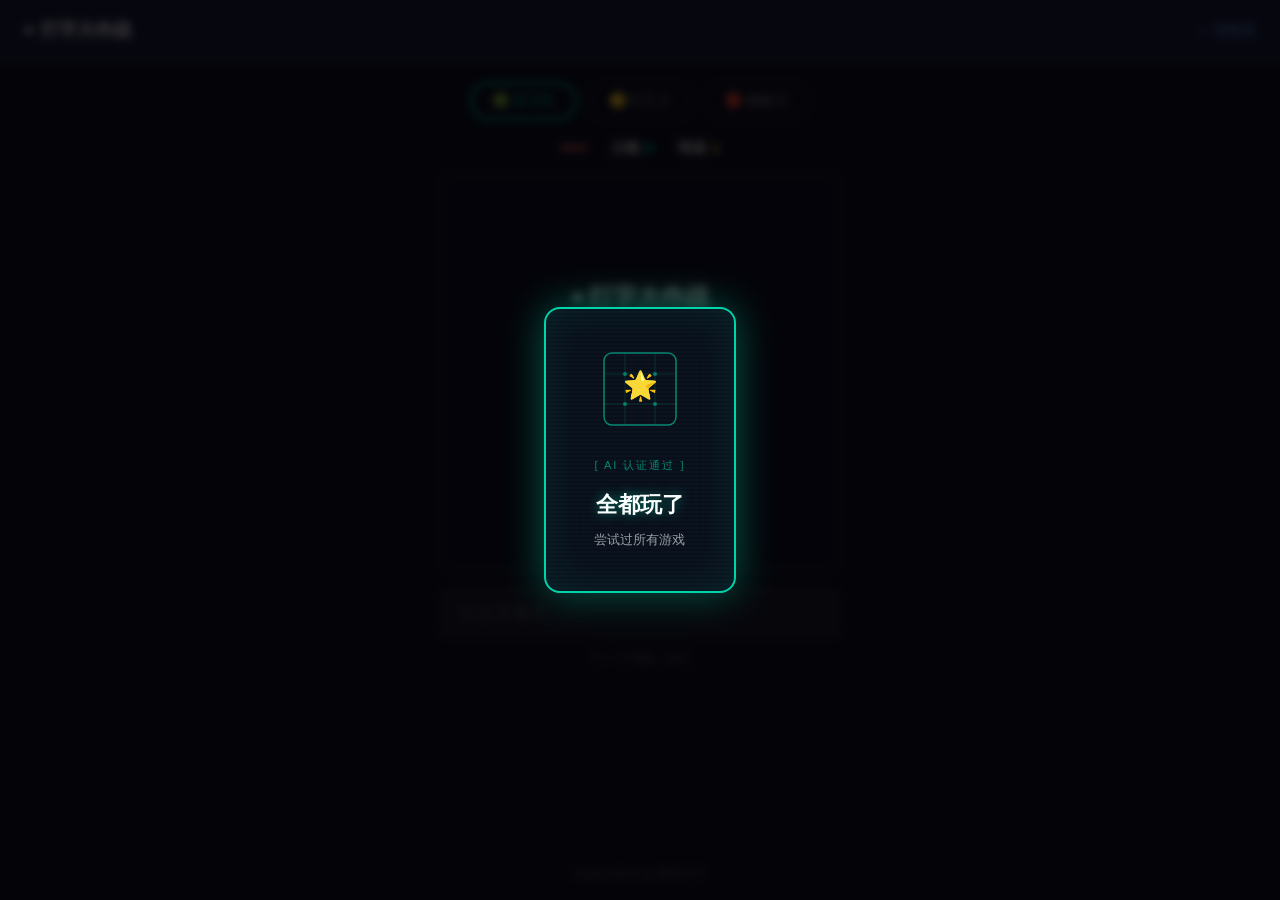
<file: type.html>
<!DOCTYPE html>
<html lang="zh-CN">
<head>
  <meta charset="UTF-8">
  <meta name="viewport" content="width=device-width, initial-scale=1.0">
  <title>打字大作战 ⌨</title>
  <link rel="stylesheet" href="style.css">
  <style>
    .type-body { background: #0f0f23; color: #ccc; min-height: 100vh; }
    .type-body .page-header { background: #1a1a3e; border-color: #333; }
    .type-body .page-title { color: #eee; }
    .type-body .back-link { color: #64b5f6; }

    .type-container { flex: 1; display: flex; flex-direction: column; align-items: center; padding: 20px; }

    .diff-select { display: flex; gap: 10px; margin-bottom: 16px; flex-wrap: wrap; justify-content: center; }
    .diff-btn {
      padding: 8px 20px; border: 2px solid #333; border-radius: 20px;
      background: transparent; color: #aaa; font-size: 14px; cursor: pointer; transition: all 0.2s;
    }
    .diff-btn:hover, .diff-btn.active { border-color: #00d4aa; color: #00d4aa; }

    .type-hud { display: flex; gap: 24px; margin-bottom: 12px; font-size: 15px; font-weight: 600; }
    .hud-lives { color: #ff6b6b; }
    .hud-score { color: #00d4aa; }
    .hud-level { color: #ffd43b; }

    .type-arena {
      position: relative; width: 400px; max-width: 90vw; height: 400px;
      border: 1px solid #333; border-radius: 12px; overflow: hidden;
      background: #1a1a2e;
    }

    .falling-word {
      position: absolute; white-space: nowrap; font-weight: 700;
      font-size: 16px; transition: top 0.1s linear; padding: 4px 10px;
      border-radius: 6px; background: rgba(255,255,255,0.05);
    }

    .falling-word.active { color: #00d4aa; box-shadow: 0 0 12px rgba(0,212,170,0.4); background: rgba(0,212,170,0.1); }
    .falling-word .typed-part { color: #555; }

    .type-input-area { margin-top: 16px; width: 400px; max-width: 90vw; }
    #typeInput {
      width: 100%; padding: 12px 16px; border: 2px solid #333; border-radius: 8px;
      background: #1a1a2e; color: #00d4aa; font-size: 18px; font-family: 'SF Mono', 'Fira Code', monospace;
      outline: none; transition: border-color 0.2s;
    }
    #typeInput:focus { border-color: #00d4aa; }
    #typeInput::placeholder { color: #555; }

    .type-overlay {
      position: absolute; inset: 0; background: rgba(15,15,35,0.92);
      display: flex; flex-direction: column; align-items: center; justify-content: center;
      gap: 14px; padding: 20px;
    }
    .type-overlay.hidden { display: none; }
    .type-overlay h2 { color: #fff; font-size: 24px; }
    .type-overlay p { color: #aaa; font-size: 14px; text-align: center; line-height: 1.8; }
    .type-overlay .big-score { font-size: 48px; font-weight: 700; color: #00d4aa; }

    .btn-type {
      padding: 12px 32px; border: none; border-radius: 8px;
      background: #00d4aa; color: #0f0f23; font-size: 16px; font-weight: 700;
      cursor: pointer; transition: transform 0.15s;
    }
    .btn-type:hover { transform: scale(1.05); }

    .type-progress { margin-top: 12px; font-size: 13px; color: #666; }

    .type-body .page-footer { color: rgba(255,255,255,0.3); }
  </style>
</head>
<body class="page-body type-body">
  <header class="page-header">
    <div class="page-title"><span class="page-title-icon">⌨</span>打字大作战</div>
    <a href="./" class="back-link">← 回首页</a>
  </header>

  <div class="type-container">
    <div class="diff-select">
      <button class="diff-btn active" data-diff="easy" onclick="setDiff('easy')">🟢 实习生</button>
      <button class="diff-btn" data-diff="normal" onclick="setDiff('normal')">🟡 打工人</button>
      <button class="diff-btn" data-diff="hard" onclick="setDiff('hard')">🔴 摸鱼王</button>
    </div>

    <div class="type-hud">
      <span class="hud-lives" id="lives">♥♥♥</span>
      <span>分数 <span class="hud-score" id="score">0</span></span>
      <span>等级 <span class="hud-level" id="level">1</span></span>
    </div>

    <div class="type-arena" id="arena">
      <div class="type-overlay" id="startOverlay">
        <h2>⌨ 打字大作战</h2>
        <p>
          工作任务从天而降！<br>
          快速输入单词击落它们<br>
          漏掉一个扣一颗 ♥
        </p>
        <button class="btn-type" id="startBtn" onclick="startGame()">开始打字</button>
      </div>
      <div class="type-overlay hidden" id="endOverlay">
        <h2>下班了！</h2>
        <div class="big-score" id="finalScore">0</div>
        <p id="endComment"></p>
        <button class="btn-type" onclick="restartGame()">再来一局</button>
      </div>
    </div>

    <div class="type-input-area">
      <input type="text" id="typeInput" placeholder="在这里输入..." autocomplete="off" autocapitalize="off" spellcheck="false" disabled>
    </div>
    <p class="type-progress" id="progress">下一个等级: 20分</p>
  </div>

  <footer class="page-footer">made with ♥ by 董家才子</footer>

  <script src="common.js"></script>
  <script>
    const WORDS = {
      easy: ['cat','dog','run','sun','tea','cup','hat','pen','box','red','big','hot','map','key','fan','jam','log','net','owl','pie'],
      normal: ['coffee','meeting','report','review','deploy','commit','branch','update','design','launch','budget','refactor','docker','sprint','ticket','debug','backup','refine','sprint','urgent'],
      hard: ['quarterly','algorithm','deadline','synergize','paradigm','blockchain','infrastructure','optimization','stakeholder','deliverable','retrospective','microservices','asynchronous','kubernetes','scalability','orchestration']
    };

    const DIFF = {
      easy:   { speed: 0.3, spawnInterval: 3000, words: 'easy',   speedGrowth: 0.02, spawnShrink: 150 },
      normal: { speed: 0.5, spawnInterval: 2200, words: 'normal', speedGrowth: 0.03, spawnShrink: 120 },
      hard:   { speed: 0.7, spawnInterval: 1600, words: 'hard',   speedGrowth: 0.04, spawnShrink: 100 },
    };

    let diff = 'easy', falling = [], score = 0, lives = 3, level = 1;
    let gameRunning = false, activeWord = null, spawnTimer = null, frameTimer = null;
    let currentSpeed, currentSpawn;

    const arena = document.getElementById('arena');
    const input = document.getElementById('typeInput');
    const arenaRect = { w: 400, h: 400 };

    function setDiff(d) {
      diff = d;
      document.querySelectorAll('.diff-btn').forEach(b => b.classList.toggle('active', b.dataset.diff === d));
    }

    function getWords() { return WORDS[DIFF[diff].words]; }

    function spawnWord() {
      if (!gameRunning) return;
      const words = getWords();
      const text = words[Math.floor(Math.random() * words.length)];
      const el = document.createElement('div');
      el.className = 'falling-word';
      el.textContent = text;

      const maxW = arena.clientWidth - text.length * 10 - 20;
      const x = Math.max(8, Math.random() * maxW);
      el.style.left = x + 'px';
      el.style.top = '-30px';
      arena.appendChild(el);

      falling.push({ el, text, y: -30, typed: 0 });
    }

    function startGame() {
      incrementGameCount();
      trackGamePlayed('type');
      document.getElementById('startOverlay').classList.add('hidden');
      document.getElementById('endOverlay').classList.add('hidden');
      falling.forEach(w => w.el.remove());
      falling = []; score = 0; lives = 3; level = 1; activeWord = null;
      currentSpeed = DIFF[diff].speed;
      currentSpawn = DIFF[diff].spawnInterval;
      gameRunning = true;
      updateHUD();
      input.disabled = false;
      input.value = '';
      input.focus();

      spawnWord();
      scheduleSpawn();
      gameLoop();
    }

    function restartGame() { startGame(); }

    function scheduleSpawn() {
      clearTimeout(spawnTimer);
      if (!gameRunning) return;
      spawnTimer = setTimeout(() => {
        spawnWord();
        scheduleSpawn();
      }, currentSpawn);
    }

    function gameLoop() {
      if (!gameRunning) return;
      falling.forEach(w => {
        w.y += currentSpeed;
        w.el.style.top = w.y + 'px';
      });

      for (let i = falling.length - 1; i >= 0; i--) {
        if (falling[i].y > arena.clientHeight - 20) {
          falling[i].el.remove();
          falling.splice(i, 1);
          lives--;
          activeWord = null;
          screenShake();
          updateHUD();
          if (lives <= 0) { endGame(); return; }
        }
      }

      frameTimer = requestAnimationFrame(gameLoop);
    }

    input.addEventListener('input', () => {
      const val = input.value.toLowerCase().trim();
      if (!val) { clearActive(); return; }

      if (activeWord) {
        if (activeWord.text.startsWith(val)) {
          activeWord.typed = val.length;
          activeWord.el.innerHTML = `<span class="typed-part">${val}</span>${activeWord.text.slice(val.length)}`;
          if (val === activeWord.text) {
            destroyWord(activeWord);
            input.value = '';
            activeWord = null;
          }
        } else {
          clearActive();
          findAndActivate(val);
        }
      } else {
        findAndActivate(val);
      }
    });

    function findAndActivate(val) {
      let best = null;
      for (const w of falling) {
        if (w.text.startsWith(val)) {
          if (!best || w.y > best.y) best = w;
        }
      }
      clearActive();
      if (best) {
        activeWord = best;
        best.el.classList.add('active');
        best.typed = val.length;
        best.el.innerHTML = `<span class="typed-part">${val}</span>${best.text.slice(val.length)}`;
        if (val === best.text) {
          destroyWord(best);
          input.value = '';
          activeWord = null;
        }
      }
    }

    function clearActive() {
      if (activeWord) {
        activeWord.el.classList.remove('active');
        activeWord.el.textContent = activeWord.text;
        activeWord.typed = 0;
      }
      activeWord = null;
    }

    function destroyWord(w) {
      w.el.style.transition = 'transform 0.2s, opacity 0.2s';
      w.el.style.transform = 'scale(1.5)';
      w.el.style.opacity = '0';
      setTimeout(() => w.el.remove(), 200);
      const idx = falling.indexOf(w);
      if (idx >= 0) falling.splice(idx, 1);

      const points = w.text.length * (diff === 'hard' ? 3 : diff === 'normal' ? 2 : 1);
      score += points;
      checkLevelUp();
      updateHUD();
    }

    function checkLevelUp() {
      const newLevel = Math.floor(score / 20) + 1;
      if (newLevel > level) {
        level = newLevel;
        currentSpeed += DIFF[diff].speedGrowth;
        currentSpawn = Math.max(600, currentSpawn - DIFF[diff].spawnShrink);
        updateHUD();
      }
    }

    function updateHUD() {
      document.getElementById('lives').textContent = '♥'.repeat(Math.max(0, lives));
      document.getElementById('score').textContent = score;
      document.getElementById('level').textContent = level;
      document.getElementById('progress').textContent = level < 10
        ? `下一个等级: ${(level) * 20}分`
        : '已达最高等级！';
    }

    function endGame() {
      gameRunning = false;
      clearTimeout(spawnTimer);
      cancelAnimationFrame(frameTimer);
      input.disabled = true;

      if (score >= 100) unlockAchievement('type_100');
      if (score >= 200) unlockAchievement('type_200');

      document.getElementById('finalScore').textContent = score;
      let comment;
      if (score >= 200) comment = '键盘侠本侠！手速逆天 ⌨🔥';
      else if (score >= 100) comment = '打字达人，效率拉满！💪';
      else if (score >= 50) comment = '还行，继续练手速~ 🖐';
      else comment = '建议回去练练打字，老板在看着 👀';
      document.getElementById('endComment').textContent = comment;
      document.getElementById('endOverlay').classList.remove('hidden');
      reportScore('type', score);
    }

    input.addEventListener('keydown', e => {
      if (e.key === 'Escape') { input.value = ''; clearActive(); }
    });
  </script>
</body>
</html>
</file>
<file: style.css>
/* === Reset & Base === */
*, *::before, *::after {
  margin: 0;
  padding: 0;
  box-sizing: border-box;
}

html {
  scroll-behavior: smooth;
}

body {
  font-family: -apple-system, BlinkMacSystemFont, 'Segoe UI', 'PingFang SC', 'Microsoft YaHei', sans-serif;
  color: #333;
  background: #fefefe;
  line-height: 1.6;
  min-height: 100vh;
}

/* === Home Page === */
.home-body {
  display: flex;
  align-items: center;
  justify-content: center;
  min-height: 100vh;
  padding: 40px 20px;
  background: linear-gradient(135deg, #fdfbfb 0%, #ebedee 100%);
}

.home-container {
  max-width: 600px;
  width: 100%;
  text-align: center;
}

.greeting {
  font-size: clamp(22px, 5vw, 32px);
  font-weight: 600;
  color: #2c3e50;
  margin-bottom: 40px;
  letter-spacing: 0.5px;
  white-space: pre-wrap;
  text-align: left;
}

.flower {
  color: #e91e63;
  animation: spin 8s linear infinite;
  display: inline-block;
}

@keyframes spin {
  from { transform: rotate(0deg); }
  to { transform: rotate(360deg); }
}

/* === Countdown === */
.countdown-box {
  margin-bottom: 32px;
}

.countdown-label {
  font-size: 16px;
  color: #666;
  margin-bottom: 8px;
}

.countdown {
  font-size: clamp(48px, 10vw, 72px);
  font-weight: 700;
  font-family: 'SF Mono', 'Fira Code', 'Courier New', monospace;
  color: #2563eb;
  letter-spacing: 4px;
  text-shadow: 0 2px 12px rgba(37, 99, 235, 0.15);
}

/* === Fun Quote === */
.fun-quote {
  font-size: 15px;
  color: #888;
  font-style: italic;
  margin-bottom: 48px;
  min-height: 24px;
}

/* === Card Nav === */
.card-nav {
  display: grid;
  grid-template-columns: repeat(auto-fit, minmax(160px, 1fr));
  gap: 16px;
  margin-bottom: 48px;
  max-width: 760px;
  margin-left: auto;
  margin-right: auto;
}

.card {
  display: flex;
  flex-direction: column;
  align-items: center;
  padding: 28px 16px;
  border-radius: 16px;
  text-decoration: none;
  color: #333;
  background: #fff;
  border: 1px solid #e8e8e8;
  transition: transform 0.2s, box-shadow 0.2s;
}

.card:hover {
  transform: translateY(-4px);
  box-shadow: 0 8px 24px rgba(0, 0, 0, 0.08);
}

.card-icon {
  font-size: 40px;
  margin-bottom: 12px;
}

.card-title {
  font-size: 16px;
  font-weight: 600;
  margin-bottom: 6px;
}

.card-desc {
  font-size: 13px;
  color: #888;
  line-height: 1.4;
}

.card-tag {
  display: inline-block;
  margin-top: 8px;
  padding: 2px 10px;
  border-radius: 10px;
  font-size: 11px;
  font-weight: 600;
  letter-spacing: 0.5px;
}

.tag-progression { background: #e8f5e9; color: #2e7d32; }
.tag-difficulty { background: #fff3e0; color: #e65100; }
.tag-endless { background: #e3f2fd; color: #1565c0; }
.tag-casual { background: #fce4ec; color: #c62828; }

.card-game { border-top: 3px solid #ff6b6b; }
.card-block { border-top: 3px solid #f97316; }
.card-type { border-top: 3px solid #8b5cf6; }
.card-memory { border-top: 3px solid #6366f1; }
.card-2048 { border-top: 3px solid #06b6d4; }
.card-pet { border-top: 3px solid #51cf66; }
.card-gallery { border-top: 3px solid #ffd43b; }
.card-food { border-top: 3px solid #ff9800; }
.card-fortune { border-top: 3px solid #9c27b0; }
.card-movie { border-top: 3px solid #ff5722; }
.card-code { border-top: 3px solid #00d4aa; }
.card-fortune { border-top: 3px solid #9c27b0; }

/* === Footer === */
.home-footer {
  font-size: 13px;
  color: #aaa;
}

.footer-hint {
  margin-top: 8px;
  font-size: 11px;
  color: #ccc;
}

.streak-badge {
  margin-bottom: 16px;
  font-size: 14px;
  color: #e65100;
}

.streak-badge strong {
  font-size: 18px;
}

.heart {
  color: #e91e63;
  animation: beat 1.2s ease-in-out infinite;
  display: inline-block;
}

@keyframes beat {
  0%, 100% { transform: scale(1); }
  50% { transform: scale(1.2); }
}

/* === Responsive === */
@media (max-width: 520px) {
  .card-nav {
    grid-template-columns: 1fr;
    gap: 12px;
  }

  .card {
    flex-direction: row;
    text-align: left;
    padding: 20px;
    gap: 16px;
  }

  .card-icon {
    font-size: 32px;
    margin-bottom: 0;
  }

  .card-title, .card-desc {
    display: block;
  }
}

/* === Sub Pages Common === */
.page-body {
  min-height: 100vh;
  display: flex;
  flex-direction: column;
}

.page-header {
  display: flex;
  align-items: center;
  justify-content: space-between;
  padding: 16px 24px;
  border-bottom: 1px solid #eee;
  background: #fff;
}

.page-title {
  font-size: 18px;
  font-weight: 600;
}

.page-title-icon {
  margin-right: 8px;
}

.back-link {
  font-size: 14px;
  color: #2563eb;
  text-decoration: none;
}

.back-link:hover {
  text-decoration: underline;
}

.page-footer {
  margin-top: auto;
  padding: 16px;
  text-align: center;
  font-size: 12px;
  color: #bbb;
}

/* === Game Page === */
.game-body {
  background: #1a1a2e;
  color: #eee;
}

.game-body .page-header {
  background: #16213e;
  border-color: #0f3460;
}

.game-body .page-title { color: #eee; }
.game-body .back-link { color: #64b5f6; }

.game-container {
  flex: 1;
  display: flex;
  flex-direction: column;
  align-items: center;
  justify-content: center;
  padding: 20px;
}

.game-hud {
  display: flex;
  gap: 24px;
  margin-bottom: 16px;
  font-size: 16px;
  font-weight: 600;
}

.hud-hearts { color: #ff6b6b; }
.hud-score { color: #ffd43b; }

.game-canvas-wrapper {
  position: relative;
  border: 2px solid #0f3460;
  border-radius: 8px;
  overflow: hidden;
  touch-action: none;
}

#gameCanvas {
  display: block;
  background: #1a1a2e;
}

.game-overlay {
  position: absolute;
  inset: 0;
  display: flex;
  flex-direction: column;
  align-items: center;
  justify-content: center;
  background: rgba(26, 26, 46, 0.92);
  gap: 16px;
  padding: 20px;
}

.game-overlay.hidden { display: none; }

.game-overlay h2 {
  font-size: 24px;
  color: #fff;
}

.game-overlay p {
  font-size: 14px;
  color: #aaa;
  text-align: center;
  line-height: 1.8;
}

.game-overlay .final-score {
  font-size: 48px;
  font-weight: 700;
  color: #ffd43b;
}

.btn {
  display: inline-block;
  padding: 12px 32px;
  border: none;
  border-radius: 8px;
  font-size: 16px;
  font-weight: 600;
  cursor: pointer;
  transition: transform 0.15s, box-shadow 0.15s;
}

.btn:hover {
  transform: scale(1.05);
}

.btn:active {
  transform: scale(0.98);
}

.btn-primary {
  background: #2563eb;
  color: #fff;
}

.btn-primary:hover {
  box-shadow: 0 4px 16px rgba(37, 99, 235, 0.4);
}

.btn-danger {
  background: #e91e63;
  color: #fff;
}

.btn-small {
  padding: 8px 16px;
  font-size: 14px;
}

.game-tip {
  margin-top: 12px;
  font-size: 13px;
  color: #666;
}

/* === Pet Page === */
.pet-body {
  background: linear-gradient(180deg, #e8f5e9 0%, #fff 50%);
}

.pet-container {
  flex: 1;
  display: flex;
  flex-direction: column;
  align-items: center;
  padding: 32px 20px;
}

.pet-intro {
  font-size: 15px;
  color: #666;
  margin-bottom: 24px;
}

.pet-name {
  font-weight: 600;
  color: #2c3e50;
}

.pet-stage {
  width: 200px;
  height: 200px;
  display: flex;
  align-items: center;
  justify-content: center;
  font-size: 120px;
  margin-bottom: 24px;
  position: relative;
}

.pet-emoji {
  transition: transform 0.3s;
  animation: petIdle 3s ease-in-out infinite;
}

@keyframes petIdle {
  0%, 100% { transform: translateY(0); }
  50% { transform: translateY(-8px); }
}

.pet-emoji.happy {
  animation: petHappy 0.4s ease-in-out 3;
}

@keyframes petHappy {
  0%, 100% { transform: rotate(0deg) scale(1); }
  25% { transform: rotate(-10deg) scale(1.1); }
  75% { transform: rotate(10deg) scale(1.1); }
}

.pet-emoji.eating {
  animation: petEat 0.5s ease-in-out 2;
}

@keyframes petEat {
  0%, 100% { transform: scale(1); }
  50% { transform: scale(1.2); }
}

.pet-emoji.sleepy {
  animation: petSleepy 2s ease-in-out infinite;
}

@keyframes petSleepy {
  0%, 100% { transform: rotate(0deg); opacity: 1; }
  50% { transform: rotate(-5deg); opacity: 0.7; }
}

.pet-speech {
  position: absolute;
  top: -12px;
  right: -60px;
  background: #fff;
  border: 1px solid #ddd;
  border-radius: 12px;
  padding: 6px 12px;
  font-size: 13px;
  white-space: nowrap;
  box-shadow: 0 2px 8px rgba(0,0,0,0.06);
  opacity: 0;
  transition: opacity 0.3s;
}

.pet-speech.show { opacity: 1; }

.pet-stats {
  display: flex;
  gap: 20px;
  margin-bottom: 28px;
  flex-wrap: wrap;
  justify-content: center;
}

.stat {
  display: flex;
  flex-direction: column;
  align-items: center;
  min-width: 80px;
}

.stat-label {
  font-size: 13px;
  color: #888;
  margin-bottom: 6px;
}

.stat-bar {
  width: 80px;
  height: 8px;
  background: #e8e8e8;
  border-radius: 4px;
  overflow: hidden;
}

.stat-fill {
  height: 100%;
  border-radius: 4px;
  transition: width 0.5s ease;
}

.stat-fill.mood { background: #ff9800; }
.stat-fill.hunger { background: #4caf50; }
.stat-fill.energy { background: #2196f3; }

.pet-actions {
  display: flex;
  gap: 12px;
  flex-wrap: wrap;
  justify-content: center;
  margin-bottom: 24px;
}

.btn-pet {
  padding: 10px 24px;
  border: 2px solid #ddd;
  border-radius: 24px;
  background: #fff;
  font-size: 15px;
  cursor: pointer;
  transition: all 0.2s;
}

.btn-pet:hover {
  border-color: #51cf66;
  background: #f0fff4;
}

.btn-pet:active {
  transform: scale(0.95);
}

.pet-reset-area {
  margin-top: auto;
  padding-top: 24px;
}

.pet-reset-area button {
  font-size: 12px;
  color: #ccc;
  background: none;
  border: none;
  cursor: pointer;
  text-decoration: underline;
}

.pet-reset-area button:hover { color: #999; }

.pet-hint {
  font-size: 12px;
  color: #bbb;
  margin-top: 8px;
}

/* === Gallery Page === */
.gallery-body {
  background: #fafafa;
}

.gallery-container {
  max-width: 800px;
  margin: 0 auto;
  padding: 24px 20px;
}

.gallery-intro {
  font-size: 14px;
  color: #888;
  margin-bottom: 24px;
  text-align: center;
}

.gallery-grid {
  display: grid;
  grid-template-columns: repeat(auto-fill, minmax(180px, 1fr));
  gap: 12px;
}

.gallery-item {
  background: #fff;
  border: 1px solid #eee;
  border-radius: 12px;
  overflow: hidden;
  cursor: pointer;
  transition: transform 0.2s, box-shadow 0.2s;
}

.gallery-item:hover {
  transform: scale(1.03);
  box-shadow: 0 4px 12px rgba(0,0,0,0.08);
}

.gallery-item-img {
  width: 100%;
  aspect-ratio: 1;
  display: flex;
  align-items: center;
  justify-content: center;
  font-size: 64px;
  background: #f5f5f5;
}

.gallery-item-label {
  padding: 8px 12px;
  font-size: 13px;
  color: #666;
  text-align: center;
  border-top: 1px solid #f0f0f0;
}

/* === Lightbox === */
.lightbox {
  position: fixed;
  inset: 0;
  background: rgba(0,0,0,0.8);
  display: flex;
  align-items: center;
  justify-content: center;
  z-index: 1000;
  opacity: 0;
  pointer-events: none;
  transition: opacity 0.3s;
}

.lightbox.show {
  opacity: 1;
  pointer-events: auto;
}

.lightbox-content {
  font-size: 160px;
  animation: popIn 0.3s ease;
}

@keyframes popIn {
  from { transform: scale(0.5); opacity: 0; }
  to { transform: scale(1); opacity: 1; }
}

.lightbox-close {
  position: absolute;
  top: 20px;
  right: 24px;
  font-size: 32px;
  color: #fff;
  cursor: pointer;
  background: none;
  border: none;
}

/* === Achievement Toast === */
.achievement-toast {
  position: fixed;
  bottom: 24px;
  right: 24px;
  background: linear-gradient(135deg, #667eea 0%, #764ba2 100%);
  color: #fff;
  padding: 14px 20px;
  border-radius: 12px;
  display: flex;
  align-items: center;
  gap: 14px;
  box-shadow: 0 8px 32px rgba(0,0,0,0.3);
  transform: translateX(120%);
  transition: transform 0.4s cubic-bezier(0.68, -0.55, 0.265, 1.55);
  z-index: 9999;
  max-width: 320px;
}

.achievement-toast.show {
  transform: translateX(0);
}

.achievement-icon {
  font-size: 32px;
}

.achievement-label {
  font-size: 11px;
  opacity: 0.8;
  margin-bottom: 2px;
}

.achievement-title {
  font-size: 15px;
  font-weight: 600;
}

/* === Boss Screen (Fake Excel) === */
/* === Confetti Canvas === */
.confetti-canvas {
  position: fixed;
  inset: 0;
  pointer-events: none;
  z-index: 99998;
}

/* === Particles === */
.particle-bg {
  position: fixed;
  inset: 0;
  pointer-events: none;
  z-index: 0;
  overflow: hidden;
}

.particle {
  position: absolute;
  font-size: 24px;
  opacity: 0.15;
  animation: floatUp linear infinite;
}

@keyframes floatUp {
  0% {
    transform: translateY(100vh) rotate(0deg);
    opacity: 0;
  }
  10% {
    opacity: 0.15;
  }
  90% {
    opacity: 0.15;
  }
  100% {
    transform: translateY(-100px) rotate(360deg);
    opacity: 0;
  }
}

.home-container {
  position: relative;
  z-index: 1;
}

/* === Typing Effect === */
.typing-cursor {
  display: inline-block;
  width: 3px;
  height: 1em;
  background: #2563eb;
  margin-left: 4px;
  animation: blink 1s step-end infinite;
  vertical-align: text-bottom;
}

@keyframes blink {
  0%, 100% { opacity: 1; }
  50% { opacity: 0; }
}

/* === Achievement Panel === */
.achievement-panel-btn {
  position: fixed;
  bottom: 24px;
  left: 24px;
  width: 48px;
  height: 48px;
  border-radius: 50%;
  background: linear-gradient(135deg, #667eea 0%, #764ba2 100%);
  border: none;
  color: #fff;
  font-size: 24px;
  cursor: pointer;
  box-shadow: 0 4px 16px rgba(0,0,0,0.2);
  z-index: 100;
  transition: transform 0.2s;
}

.achievement-panel-btn:hover {
  transform: scale(1.1);
}

.achievement-panel {
  position: fixed;
  inset: 0;
  background: rgba(0,0,0,0.6);
  display: flex;
  align-items: center;
  justify-content: center;
  z-index: 9999;
  opacity: 0;
  pointer-events: none;
  transition: opacity 0.3s;
}

.achievement-panel.show {
  opacity: 1;
  pointer-events: auto;
}

.achievement-panel-content {
  background: #fff;
  border-radius: 16px;
  padding: 32px;
  max-width: 500px;
  width: 90%;
  max-height: 70vh;
  overflow-y: auto;
}

.achievement-panel-title {
  font-size: 24px;
  font-weight: 700;
  margin-bottom: 24px;
  color: #2c3e50;
}

.achievement-grid {
  display: grid;
  grid-template-columns: repeat(auto-fill, minmax(120px, 1fr));
  gap: 12px;
}

.chip-grid {
  display: grid;
  grid-template-columns: repeat(auto-fill, minmax(90px, 1fr));
  gap: 16px;
}

.achievement-item {
  background: #f8f9fa;
  border-radius: 12px;
  padding: 16px 12px;
  text-align: center;
  transition: transform 0.2s;
}

.achievement-item:hover {
  transform: translateY(-2px);
}

.achievement-item.locked {
  opacity: 0.4;
  filter: grayscale(1);
}

.achievement-item-icon {
  font-size: 36px;
  margin-bottom: 8px;
}

.achievement-item-title {
  font-size: 13px;
  font-weight: 600;
  margin-bottom: 4px;
}

.achievement-item-desc {
  font-size: 11px;
  color: #888;
}

.achievement-panel-close {
  position: absolute;
  top: 20px;
  right: 24px;
  font-size: 32px;
  background: none;
  border: none;
  cursor: pointer;
  color: #fff;
}

/* ================================================================
   Boss Key 2.0 — AI 数据分析看板
   ================================================================ */
.boss2-screen {
  position: fixed;
  inset: 0;
  background: #0a0e1a;
  z-index: 99999;
  display: flex;
  flex-direction: column;
  font-family: 'SF Mono', 'Fira Code', 'Consolas', monospace;
  opacity: 0;
  pointer-events: none;
  transition: opacity 0.3s ease;
  overflow-y: auto;
}

.boss2-screen.show {
  opacity: 1;
  pointer-events: auto;
  animation: glitchIn 0.3s ease;
}

.boss2-screen.glitch-out {
  animation: glitchOut 0.3s ease forwards;
}

@keyframes glitchIn {
  0% { opacity: 0; transform: translateX(-5px) skewX(-2deg); }
  20% { opacity: 0.8; transform: translateX(3px) skewX(1deg); filter: hue-rotate(90deg); }
  40% { opacity: 0.6; transform: translateX(-2px); filter: hue-rotate(0deg); }
  60% { opacity: 0.9; transform: translateX(1px) skewX(-0.5deg); }
  100% { opacity: 1; transform: translateX(0); }
}

@keyframes glitchOut {
  0% { opacity: 1; }
  20% { transform: translateX(5px) skewX(2deg); filter: hue-rotate(90deg); }
  40% { opacity: 0.7; transform: translateX(-3px); }
  60% { opacity: 0.4; transform: translateX(2px) skewX(-1deg); filter: hue-rotate(180deg); }
  100% { opacity: 0; transform: translateX(0); }
}

.boss2-header {
  display: flex;
  align-items: center;
  padding: 12px 24px;
  background: rgba(0, 212, 170, 0.05);
  border-bottom: 1px solid rgba(0, 212, 170, 0.2);
  gap: 12px;
}

.boss2-logo {
  font-size: 20px;
  color: #00d4aa;
  animation: pulse 2s ease-in-out infinite;
}

@keyframes pulse {
  0%, 100% { opacity: 1; }
  50% { opacity: 0.5; }
}

.boss2-title {
  flex: 1;
  font-size: 14px;
  color: #00d4aa;
  font-weight: 600;
}

.boss2-time {
  font-size: 13px;
  color: rgba(0, 212, 170, 0.6);
}

.boss2-body {
  flex: 1;
  padding: 24px;
  display: flex;
  flex-direction: column;
  gap: 24px;
}

.boss2-kpis {
  display: grid;
  grid-template-columns: repeat(4, 1fr);
  gap: 16px;
}

.boss2-kpi {
  background: rgba(0, 212, 170, 0.05);
  border: 1px solid rgba(0, 212, 170, 0.2);
  border-radius: 8px;
  padding: 16px;
  text-align: center;
}

.boss2-kpi-label {
  font-size: 11px;
  color: rgba(0, 212, 170, 0.6);
  text-transform: uppercase;
  margin-bottom: 8px;
  letter-spacing: 1px;
}

.boss2-kpi-val {
  font-size: 28px;
  font-weight: 700;
  color: #00d4aa;
  text-shadow: 0 0 12px rgba(0, 212, 170, 0.5);
}

.boss2-chart-wrap {
  background: rgba(0, 212, 170, 0.03);
  border: 1px solid rgba(0, 212, 170, 0.15);
  border-radius: 8px;
  padding: 16px;
}

.boss2-chart-title {
  font-size: 12px;
  color: rgba(0, 212, 170, 0.7);
  margin-bottom: 12px;
}

#boss2Chart {
  width: 100%;
  height: auto;
  max-height: 200px;
}

.boss2-progress-wrap {
  background: rgba(0, 212, 170, 0.03);
  border: 1px solid rgba(0, 212, 170, 0.15);
  border-radius: 8px;
  padding: 16px;
}

.boss2-progress-label {
  font-size: 12px;
  color: rgba(0, 212, 170, 0.7);
  margin-bottom: 8px;
}

.boss2-progress-bar {
  height: 8px;
  background: rgba(0, 212, 170, 0.1);
  border-radius: 4px;
  overflow: hidden;
}

.boss2-progress-fill {
  height: 100%;
  background: linear-gradient(90deg, #00d4aa, #00ff88);
  border-radius: 4px;
  transition: width 1.5s ease;
  box-shadow: 0 0 12px rgba(0, 212, 170, 0.5);
}

.boss2-progress-val {
  font-size: 11px;
  color: #00d4aa;
  margin-top: 6px;
  text-align: right;
}

.boss2-table-wrap {
  background: rgba(0, 212, 170, 0.03);
  border: 1px solid rgba(0, 212, 170, 0.15);
  border-radius: 8px;
  padding: 16px;
  overflow-x: auto;
}

.boss2-table {
  width: 100%;
  border-collapse: collapse;
  font-size: 12px;
}

.boss2-table th {
  text-align: left;
  padding: 8px 12px;
  color: rgba(0, 212, 170, 0.6);
  border-bottom: 1px solid rgba(0, 212, 170, 0.2);
  font-weight: 600;
  text-transform: uppercase;
  font-size: 10px;
  letter-spacing: 1px;
}

.boss2-table td {
  padding: 8px 12px;
  color: #ccc;
  border-bottom: 1px solid rgba(0, 212, 170, 0.08);
}

/* ================================================================
   Neural Canvas Background
   ================================================================ */
.neural-canvas {
  position: fixed;
  inset: 0;
  width: 100%;
  height: 100%;
  pointer-events: none;
  z-index: 0;
}

/* ================================================================
   Holographic Achievement Popup
   ================================================================ */
.holo-overlay {
  position: fixed;
  inset: 0;
  background: rgba(0, 0, 0, 0.75);
  backdrop-filter: blur(4px);
  display: flex;
  align-items: center;
  justify-content: center;
  z-index: 99999;
  opacity: 0;
  pointer-events: none;
  transition: opacity 0.4s ease;
}

.holo-overlay.show {
  opacity: 1;
  pointer-events: auto;
}

.holo-card {
  position: relative;
  background: #0a0e1a;
  border: 2px solid #00d4aa;
  border-radius: 16px;
  padding: 40px 48px;
  text-align: center;
  box-shadow: 0 0 40px rgba(0, 212, 170, 0.4), inset 0 0 40px rgba(0, 212, 170, 0.1);
  max-width: 320px;
  overflow: hidden;
  animation: holoCardIn 0.5s ease;
}

@keyframes holoCardIn {
  0% { transform: scale(0.5) rotateY(90deg); opacity: 0; }
  50% { transform: scale(1.1) rotateY(-10deg); }
  100% { transform: scale(1) rotateY(0deg); opacity: 1; }
}

.holo-scanline {
  position: absolute;
  inset: 0;
  background: repeating-linear-gradient(
    0deg,
    transparent,
    transparent 2px,
    rgba(0, 212, 170, 0.03) 2px,
    rgba(0, 212, 170, 0.03) 4px
  );
  pointer-events: none;
}

.holo-scanline::after {
  content: '';
  position: absolute;
  top: -100%;
  left: 0;
  right: 0;
  height: 100%;
  background: linear-gradient(180deg, transparent, rgba(0, 212, 170, 0.15), transparent);
  animation: scanDown 2s linear infinite;
}

@keyframes scanDown {
  0% { top: -100%; }
  100% { top: 100%; }
}

.holo-badge {
  margin-bottom: 20px;
  animation: breathe 2s ease-in-out infinite;
}

@keyframes breathe {
  0%, 100% { filter: drop-shadow(0 0 8px rgba(0, 212, 170, 0.5)); }
  50% { filter: drop-shadow(0 0 16px rgba(0, 212, 170, 0.8)); }
}

.holo-label {
  font-size: 11px;
  color: rgba(0, 212, 170, 0.6);
  text-transform: uppercase;
  letter-spacing: 2px;
  margin-bottom: 12px;
}

.holo-title {
  font-size: 22px;
  font-weight: 700;
  color: #fff;
  margin-bottom: 8px;
  text-shadow: 0 0 12px rgba(0, 212, 170, 0.5);
}

.holo-desc {
  font-size: 13px;
  color: rgba(255, 255, 255, 0.6);
}

/* ================================================================
   Chip Badge (Achievement Panel)
   ================================================================ */
.chip-badge {
  text-align: center;
  transition: transform 0.2s;
}

.chip-badge:hover {
  transform: translateY(-2px);
}

.chip-badge.locked svg {
  filter: grayscale(1) brightness(0.5);
}

.chip-badge.unlocked svg {
  filter: drop-shadow(0 0 6px rgba(0, 212, 170, 0.4));
}

.chip-badge.unlocked .chip-glow {
  animation: chipBreathe 2s ease-in-out infinite;
}

@keyframes chipBreathe {
  0%, 100% { opacity: 0.3; }
  50% { opacity: 0.8; }
}

.chip-title {
  font-size: 12px;
  font-weight: 600;
  margin-top: 6px;
  color: #333;
}

.chip-desc {
  font-size: 10px;
  color: #888;
  margin-top: 2px;
}

/* ================================================================
   AI Assistant
   ================================================================ */
.ai-bubble {
  position: fixed;
  right: 24px;
  bottom: 24px;
  width: 56px;
  height: 56px;
  border-radius: 50%;
  background: linear-gradient(135deg, #667eea 0%, #764ba2 100%);
  display: flex;
  align-items: center;
  justify-content: center;
  cursor: pointer;
  box-shadow: 0 4px 20px rgba(0, 0, 0, 0.3);
  z-index: 1000;
  transition: transform 0.2s, opacity 0.3s;
  user-select: none;
  touch-action: none;
}

.ai-bubble:hover {
  transform: scale(1.1);
}

.ai-bubble.hidden {
  opacity: 0;
  pointer-events: none;
}

.ai-bubble-icon {
  font-size: 28px;
}

.ai-panel {
  position: fixed;
  right: 24px;
  bottom: 24px;
  width: 340px;
  max-height: 480px;
  background: #0a0e1a;
  border: 1px solid rgba(0, 212, 170, 0.3);
  border-radius: 16px;
  display: flex;
  flex-direction: column;
  box-shadow: 0 8px 32px rgba(0, 0, 0, 0.4);
  z-index: 1000;
  opacity: 0;
  transform: translateY(20px) scale(0.95);
  pointer-events: none;
  transition: opacity 0.3s, transform 0.3s;
}

.ai-panel.show {
  opacity: 1;
  transform: translateY(0) scale(1);
  pointer-events: auto;
}

.ai-panel-header {
  display: flex;
  align-items: center;
  justify-content: space-between;
  padding: 12px 16px;
  border-bottom: 1px solid rgba(0, 212, 170, 0.2);
}

.ai-panel-title {
  font-size: 14px;
  font-weight: 600;
  color: #00d4aa;
}

.ai-panel-close {
  background: none;
  border: none;
  color: rgba(0, 212, 170, 0.5);
  font-size: 18px;
  cursor: pointer;
  padding: 0;
  width: 24px;
  height: 24px;
  display: flex;
  align-items: center;
  justify-content: center;
}

.ai-panel-close:hover {
  color: #00d4aa;
}

.ai-panel-body {
  flex: 1;
  overflow-y: auto;
  padding: 16px;
  display: flex;
  flex-direction: column;
  gap: 12px;
  min-height: 200px;
  max-height: 240px;
}

.ai-msg {
  padding: 10px 14px;
  border-radius: 12px;
  font-size: 13px;
  line-height: 1.5;
  max-width: 85%;
}

.ai-msg-system {
  background: rgba(0, 212, 170, 0.08);
  color: rgba(0, 212, 170, 0.8);
  align-self: flex-start;
  font-size: 12px;
}

.ai-msg-ai {
  background: rgba(102, 126, 234, 0.15);
  color: #ddd;
  align-self: flex-start;
  border: 1px solid rgba(102, 126, 234, 0.2);
}

.ai-panel-footer {
  padding: 12px 16px;
  border-top: 1px solid rgba(0, 212, 170, 0.2);
}

.ai-panel-btn {
  width: 100%;
  padding: 10px;
  background: linear-gradient(135deg, rgba(0, 212, 170, 0.2), rgba(0, 255, 136, 0.2));
  border: 1px solid rgba(0, 212, 170, 0.4);
  border-radius: 8px;
  color: #00d4aa;
  font-size: 13px;
  font-weight: 600;
  cursor: pointer;
  transition: all 0.2s;
}

.ai-panel-btn:hover {
  background: linear-gradient(135deg, rgba(0, 212, 170, 0.3), rgba(0, 255, 136, 0.3));
  box-shadow: 0 0 12px rgba(0, 212, 170, 0.3);
}

/* === AI 助手：可对话 UI（用户气泡 / 快捷气泡 / 输入框 / 打字动效）=== */
.ai-msg-user {
  background: linear-gradient(135deg, rgba(0, 212, 170, 0.22), rgba(0, 255, 136, 0.18));
  color: #eafff7;
  align-self: flex-end;
  border: 1px solid rgba(0, 212, 170, 0.35);
}

.ai-msg-typing {
  display: flex;
  align-items: center;
  gap: 4px;
  align-self: flex-start;
  background: rgba(102, 126, 234, 0.15);
  border: 1px solid rgba(102, 126, 234, 0.2);
}

.ai-typing-dot {
  width: 6px;
  height: 6px;
  border-radius: 50%;
  background: #00d4aa;
  animation: aiTyping 1s infinite ease-in-out;
}

.ai-typing-dot:nth-child(2) { animation-delay: 0.15s; }
.ai-typing-dot:nth-child(3) { animation-delay: 0.3s; }

@keyframes aiTyping {
  0%, 60%, 100% { transform: translateY(0); opacity: 0.4; }
  30% { transform: translateY(-4px); opacity: 1; }
}

.ai-chips {
  display: flex;
  flex-wrap: wrap;
  gap: 6px;
  padding: 0 16px 10px;
}

.ai-chip {
  padding: 5px 10px;
  background: rgba(102, 126, 234, 0.12);
  border: 1px solid rgba(0, 212, 170, 0.25);
  border-radius: 14px;
  color: #9fefd8;
  font-size: 12px;
  cursor: pointer;
  transition: all 0.2s;
  white-space: nowrap;
}

.ai-chip:hover {
  background: rgba(0, 212, 170, 0.2);
  border-color: rgba(0, 212, 170, 0.5);
  color: #d6fff2;
}

.ai-panel-input-row {
  display: flex;
  gap: 8px;
}

.ai-panel-input {
  flex: 1;
  min-width: 0;
  padding: 9px 12px;
  background: rgba(255, 255, 255, 0.04);
  border: 1px solid rgba(0, 212, 170, 0.3);
  border-radius: 8px;
  color: #eee;
  font-size: 13px;
  outline: none;
  transition: border-color 0.2s, box-shadow 0.2s;
}

.ai-panel-input::placeholder { color: rgba(255, 255, 255, 0.35); }

.ai-panel-input:focus {
  border-color: #00d4aa;
  box-shadow: 0 0 8px rgba(0, 212, 170, 0.25);
}

.ai-panel-send {
  padding: 9px 14px;
  background: linear-gradient(135deg, rgba(0, 212, 170, 0.25), rgba(0, 255, 136, 0.25));
  border: 1px solid rgba(0, 212, 170, 0.4);
  border-radius: 8px;
  color: #00d4aa;
  font-size: 13px;
  font-weight: 600;
  cursor: pointer;
  white-space: nowrap;
  transition: all 0.2s;
}

.ai-panel-send:hover {
  background: linear-gradient(135deg, rgba(0, 212, 170, 0.35), rgba(0, 255, 136, 0.35));
  box-shadow: 0 0 12px rgba(0, 212, 170, 0.3);
}

.ai-auto-popup {
  position: fixed;
  right: 24px;
  bottom: 96px;
  background: #0a0e1a;
  border: 1px solid rgba(0, 212, 170, 0.3);
  border-radius: 12px;
  padding: 12px 16px;
  display: flex;
  align-items: flex-start;
  gap: 10px;
  max-width: 300px;
  box-shadow: 0 4px 20px rgba(0, 0, 0, 0.3);
  z-index: 999;
  opacity: 0;
  transform: translateY(10px);
  pointer-events: none;
  transition: opacity 0.3s, transform 0.3s;
}

.ai-auto-popup.show {
  opacity: 1;
  transform: translateY(0);
  pointer-events: auto;
}

.ai-auto-icon {
  font-size: 20px;
  flex-shrink: 0;
}

.ai-auto-text {
  font-size: 13px;
  color: #ddd;
  line-height: 1.5;
}

/* ================================================================
   Marquee Hint (Bottom)
   ================================================================ */
.marquee-wrap {
  margin-top: 24px;
  overflow: hidden;
  position: relative;
  height: 24px;
}

.marquee-text {
  position: absolute;
  white-space: nowrap;
  font-size: 12px;
  color: rgba(0, 212, 170, 0.6);
  animation: marqueeScroll 20s linear infinite;
}

@keyframes marqueeScroll {
  0% { transform: translateX(100%); }
  100% { transform: translateX(-100%); }
}

.marquee-text span {
  animation: marqueeBlink 3s ease-in-out infinite;
}

@keyframes marqueeBlink {
  0%, 100% { opacity: 1; }
  50% { opacity: 0.4; }
}

/* ================================================================
   Terminal Typing Effect
   ================================================================ */
.terminal-text {
  font-family: 'SF Mono', 'Fira Code', 'Consolas', monospace;
  color: #00ff41;
  font-size: 14px;
  line-height: 1.8;
  text-shadow: 0 0 8px rgba(0, 255, 65, 0.5);
}

.terminal-line {
  opacity: 0;
  animation: terminalFadeIn 0.3s ease forwards;
}

@keyframes terminalFadeIn {
  to { opacity: 1; }
}

.terminal-cursor {
  display: inline-block;
  width: 8px;
  height: 16px;
  background: #00ff41;
  animation: terminalBlink 1s step-end infinite;
  vertical-align: text-bottom;
  margin-left: 4px;
}

@keyframes terminalBlink {
  0%, 100% { opacity: 1; }
  50% { opacity: 0; }
}

/* ================================================================
   Chromatic Aberration (Screen Shake Enhancement)
   ================================================================ */
.chromatic-shake {
  animation: chromaticShift 0.15s ease;
}

@keyframes chromaticShift {
  0%, 100% { filter: none; }
  25% { filter: drop-shadow(2px 0 0 rgba(255, 0, 0, 0.5)) drop-shadow(-2px 0 0 rgba(0, 100, 255, 0.5)); }
  75% { filter: drop-shadow(-2px 0 0 rgba(255, 0, 0, 0.5)) drop-shadow(2px 0 0 rgba(0, 100, 255, 0.5)); }
}


/* ================================================================
   Food Wheel (今天吃什么)
   ================================================================ */
.food-body {
  background: linear-gradient(135deg, #fff5e6 0%, #ffe4cc 100%);
}

.food-container {
  flex: 1;
  display: flex;
  flex-direction: column;
  align-items: center;
  justify-content: center;
  padding: 32px 20px;
  gap: 32px;
}

.food-wheel-wrap {
  position: relative;
  width: 320px;
  height: 320px;
}

.food-wheel {
  width: 100%;
  height: 100%;
  border-radius: 50%;
  border: 6px solid #ff9800;
  box-shadow: 0 8px 32px rgba(255, 152, 0, 0.3);
  position: relative;
  transition: transform 4s cubic-bezier(0.17, 0.67, 0.12, 0.99);
  overflow: hidden;
}

.wheel-section {
  position: absolute;
  width: 50%;
  height: 50%;
  display: flex;
  align-items: center;
  justify-content: center;
  font-size: 20px;
  font-weight: 600;
  transform-origin: 100% 100%;
}

.wheel-section[data-index="0"] { background: #fff3e0; transform: rotate(0deg) skewY(-45deg); }
.wheel-section[data-index="1"] { background: #ffe0b2; transform: rotate(45deg) skewY(-45deg); }
.wheel-section[data-index="2"] { background: #ffcc80; transform: rotate(90deg) skewY(-45deg); }
.wheel-section[data-index="3"] { background: #ffb74d; transform: rotate(135deg) skewY(-45deg); }
.wheel-section[data-index="4"] { background: #ffa726; transform: rotate(180deg) skewY(-45deg); color: #fff; }
.wheel-section[data-index="5"] { background: #ff9800; transform: rotate(225deg) skewY(-45deg); color: #fff; }
.wheel-section[data-index="6"] { background: #fb8c00; transform: rotate(270deg) skewY(-45deg); color: #fff; }
.wheel-section[data-index="7"] { background: #f57c00; transform: rotate(315deg) skewY(-45deg); color: #fff; }

.wheel-pointer {
  position: absolute;
  top: -20px;
  left: 50%;
  transform: translateX(-50%);
  font-size: 32px;
  color: #ff5722;
  text-shadow: 0 2px 8px rgba(255, 87, 34, 0.5);
  z-index: 10;
}

.food-btn {
  padding: 16px 48px;
  font-size: 20px;
  font-weight: 700;
  color: #fff;
  background: linear-gradient(135deg, #ff9800 0%, #ff5722 100%);
  border: none;
  border-radius: 32px;
  cursor: pointer;
  box-shadow: 0 4px 16px rgba(255, 87, 34, 0.4);
  transition: all 0.2s;
}

.food-btn:hover:not(:disabled) {
  transform: translateY(-2px);
  box-shadow: 0 6px 24px rgba(255, 87, 34, 0.5);
}

.food-btn:disabled {
  opacity: 0.6;
  cursor: not-allowed;
}

.food-result {
  text-align: center;
  animation: resultFadeIn 0.5s ease;
}

.food-result.hidden {
  display: none;
}

@keyframes resultFadeIn {
  from { opacity: 0; transform: scale(0.8); }
  to { opacity: 1; transform: scale(1); }
}

.food-result-icon {
  font-size: 64px;
  margin-bottom: 12px;
}

.food-result-text {
  font-size: 32px;
  font-weight: 700;
  color: #ff5722;
  margin-bottom: 16px;
}

.food-btn-small {
  padding: 10px 24px;
  font-size: 14px;
  color: #ff5722;
  background: transparent;
  border: 2px solid #ff5722;
  border-radius: 20px;
  cursor: pointer;
  transition: all 0.2s;
}

.food-btn-small:hover {
  background: #ff5722;
  color: #fff;
}

.food-tips {
  text-align: center;
  color: #888;
  font-size: 14px;
  line-height: 1.8;
}

/* ================================================================
   Code Editor (假装写代码)
   ================================================================ */
.code-body {
  background: #1e1e1e;
}

.code-container {
  flex: 1;
  display: flex;
  flex-direction: column;
  padding: 20px;
  gap: 20px;
  max-width: 900px;
  margin: 0 auto;
  width: 100%;
}

.code-stats {
  display: grid;
  grid-template-columns: repeat(3, 1fr);
  gap: 16px;
}

.code-stat {
  background: rgba(255, 255, 255, 0.05);
  border: 1px solid rgba(0, 212, 170, 0.2);
  border-radius: 8px;
  padding: 16px;
  text-align: center;
}

.code-stat-label {
  font-size: 12px;
  color: rgba(0, 212, 170, 0.6);
  text-transform: uppercase;
  letter-spacing: 1px;
  margin-bottom: 8px;
}

.code-stat-value {
  font-size: 28px;
  font-weight: 700;
  color: #00d4aa;
  font-family: 'SF Mono', 'Fira Code', monospace;
}

.code-editor {
  flex: 1;
  background: #0d1117;
  border: 1px solid rgba(0, 212, 170, 0.2);
  border-radius: 8px;
  display: flex;
  overflow: auto;
  min-height: 400px;
  max-height: 600px;
}

.code-line-numbers {
  background: rgba(0, 0, 0, 0.3);
  color: rgba(255, 255, 255, 0.3);
  padding: 16px 12px;
  font-family: 'SF Mono', 'Fira Code', 'Consolas', monospace;
  font-size: 14px;
  line-height: 1.6;
  text-align: right;
  user-select: none;
  min-width: 50px;
}

.code-content {
  flex: 1;
  padding: 16px;
  color: #e6edf3;
  font-family: 'SF Mono', 'Fira Code', 'Consolas', monospace;
  font-size: 14px;
  line-height: 1.6;
  margin: 0;
  white-space: pre-wrap;
  word-break: break-all;
}

.code-hint {
  text-align: center;
  color: rgba(255, 255, 255, 0.5);
  font-size: 14px;
  line-height: 1.8;
}

.code-btn {
  padding: 12px 32px;
  font-size: 16px;
  font-weight: 600;
  color: #0d1117;
  background: linear-gradient(135deg, #00d4aa 0%, #00ff88 100%);
  border: none;
  border-radius: 8px;
  cursor: pointer;
  align-self: center;
  transition: all 0.2s;
}

.code-btn:hover {
  transform: translateY(-2px);
  box-shadow: 0 4px 16px rgba(0, 212, 170, 0.4);
}

.code-body .page-header {
  background: rgba(0, 0, 0, 0.3);
  border-color: rgba(0, 212, 170, 0.2);
}

.code-body .page-title {
  color: #00d4aa;
}

.code-body .back-link {
  color: rgba(0, 212, 170, 0.6);
}

.code-body .page-footer {
  color: rgba(255, 255, 255, 0.3);
}

/* ================================================================
   Fortune (今日运势 - 增强版)
   ================================================================ */
.fortune-body {
  background: linear-gradient(135deg, #1a0533 0%, #2d1b69 50%, #44107a 100%);
}

.fortune-container {
  flex: 1;
  display: flex;
  flex-direction: column;
  align-items: center;
  padding: 24px 16px;
  gap: 20px;
  max-width: 640px;
  margin: 0 auto;
  width: 100%;
}

.fortune-date {
  font-size: 16px;
  font-weight: 600;
  color: rgba(255, 255, 255, 0.85);
  text-shadow: 0 2px 8px rgba(0, 0, 0, 0.3);
}

.fortune-zodiac-card {
  width: 100%;
  background: linear-gradient(135deg, rgba(156, 39, 176, 0.2) 0%, rgba(103, 58, 183, 0.2) 100%);
  backdrop-filter: blur(10px);
  border: 1px solid rgba(186, 104, 200, 0.3);
  border-radius: 16px;
  padding: 24px;
  text-align: center;
  box-shadow: 0 4px 24px rgba(156, 39, 176, 0.15);
}

.fortune-zodiac-animal {
  font-size: 56px;
  margin-bottom: 4px;
  filter: drop-shadow(0 0 12px rgba(186, 104, 200, 0.5));
}

.fortune-zodiac-name {
  font-size: 20px;
  font-weight: 700;
  color: #ce93d8;
  margin-bottom: 2px;
}

.fortune-zodiac-year {
  font-size: 13px;
  color: rgba(255, 255, 255, 0.5);
  margin-bottom: 12px;
}

.fortune-zodiac-desc {
  font-size: 14px;
  color: rgba(255, 255, 255, 0.7);
  line-height: 1.5;
}

.fortune-card {
  width: 100%;
  background: rgba(255, 255, 255, 0.08);
  backdrop-filter: blur(10px);
  border: 1px solid rgba(186, 104, 200, 0.2);
  border-radius: 16px;
  padding: 28px 24px;
  box-shadow: 0 8px 32px rgba(0, 0, 0, 0.25);
}

.fortune-overall {
  text-align: center;
  margin-bottom: 28px;
  padding-bottom: 24px;
  border-bottom: 1px solid rgba(255, 255, 255, 0.08);
}

.fortune-overall-label {
  font-size: 12px;
  color: rgba(255, 255, 255, 0.5);
  text-transform: uppercase;
  letter-spacing: 2px;
  margin-bottom: 10px;
}

.fortune-overall-level {
  font-size: 28px;
  font-weight: 800;
  margin-bottom: 8px;
  text-shadow: 0 0 16px currentColor;
}

.fortune-overall-stars {
  font-size: 24px;
  color: #ffd700;
  text-shadow: 0 0 10px rgba(255, 215, 0, 0.5);
  margin-bottom: 10px;
}

.fortune-overall-text {
  font-size: 14px;
  color: rgba(255, 255, 255, 0.8);
  line-height: 1.5;
}

.fortune-categories {
  display: grid;
  grid-template-columns: repeat(2, 1fr);
  gap: 14px;
  margin-bottom: 24px;
}

.fortune-item {
  background: rgba(255, 255, 255, 0.04);
  border: 1px solid rgba(186, 104, 200, 0.15);
  border-radius: 12px;
  padding: 16px 12px;
  text-align: center;
}

.fortune-item-icon {
  font-size: 28px;
  margin-bottom: 4px;
}

.fortune-item-name {
  font-size: 12px;
  color: rgba(255, 255, 255, 0.6);
  margin-bottom: 6px;
}

.fortune-item-stars {
  font-size: 15px;
  color: #ffd700;
  margin-bottom: 8px;
}

.fortune-item-tip {
  font-size: 11px;
  color: rgba(255, 255, 255, 0.55);
  line-height: 1.4;
}

/* 宜忌 */
.fortune-yiji {
  display: grid;
  grid-template-columns: 1fr 1fr;
  gap: 14px;
  margin-bottom: 24px;
  padding-bottom: 24px;
  border-bottom: 1px solid rgba(255, 255, 255, 0.08);
}

.fortune-yiji-label {
  font-size: 14px;
  font-weight: 700;
  margin-bottom: 10px;
}

.fortune-yi .fortune-yiji-label { color: #66bb6a; }
.fortune-ji .fortune-yiji-label { color: #ef5350; }

.fortune-yiji-list {
  display: flex;
  flex-wrap: wrap;
  gap: 6px;
}

.yi-tag {
  display: inline-block;
  padding: 4px 10px;
  font-size: 12px;
  font-weight: 600;
  color: #66bb6a;
  background: rgba(102, 187, 106, 0.12);
  border: 1px solid rgba(102, 187, 106, 0.3);
  border-radius: 20px;
}

.ji-tag {
  display: inline-block;
  padding: 4px 10px;
  font-size: 12px;
  font-weight: 600;
  color: #ef5350;
  background: rgba(239, 83, 80, 0.12);
  border: 1px solid rgba(239, 83, 80, 0.3);
  border-radius: 20px;
}

/* 生肖相合 */
.fortune-zodiac-compat {
  margin-bottom: 24px;
  padding-bottom: 24px;
  border-bottom: 1px solid rgba(255, 255, 255, 0.08);
}

.fortune-section-title {
  font-size: 15px;
  font-weight: 700;
  color: rgba(255, 255, 255, 0.85);
  margin-bottom: 12px;
}

.fortune-compat-list {
  display: flex;
  gap: 10px;
  flex-wrap: wrap;
}

.compat-chip {
  display: inline-flex;
  align-items: center;
  gap: 6px;
  padding: 8px 16px;
  font-size: 14px;
  font-weight: 600;
  color: #ce93d8;
  background: rgba(186, 104, 200, 0.15);
  border: 1px solid rgba(186, 104, 200, 0.3);
  border-radius: 24px;
}

/* 幸运物品 */
.fortune-lucky {
  margin-bottom: 24px;
}

.fortune-lucky-grid {
  display: grid;
  grid-template-columns: repeat(3, 1fr);
  gap: 12px;
}

.fortune-lucky-item {
  text-align: center;
  background: rgba(255, 255, 255, 0.04);
  border-radius: 10px;
  padding: 12px 8px;
}

.fortune-lucky-label {
  font-size: 10px;
  color: rgba(255, 255, 255, 0.45);
  text-transform: uppercase;
  letter-spacing: 1px;
  margin-bottom: 6px;
}

.fortune-lucky-value {
  font-size: 13px;
  color: #fff;
  font-weight: 600;
}

.fortune-advice {
  background: rgba(255, 215, 0, 0.08);
  border: 1px solid rgba(255, 215, 0, 0.25);
  border-radius: 10px;
  padding: 14px 16px;
  text-align: center;
  font-size: 14px;
  color: rgba(255, 255, 255, 0.9);
  line-height: 1.5;
}

.fortune-footer-tip {
  text-align: center;
  color: rgba(255, 255, 255, 0.4);
  font-size: 12px;
  line-height: 1.8;
}

.fortune-body .page-header {
  background: rgba(0, 0, 0, 0.25);
  border-color: rgba(186, 104, 200, 0.2);
}

.fortune-body .page-title {
  color: #ce93d8;
}

.fortune-body .back-link {
  color: rgba(186, 104, 200, 0.7);
}

.fortune-body .page-footer {
  color: rgba(255, 255, 255, 0.3);
}

@media (max-width: 520px) {
  .fortune-categories {
    grid-template-columns: 1fr;
  }

  .fortune-yiji {
    grid-template-columns: 1fr;
  }

  .fortune-lucky-grid {
    grid-template-columns: repeat(2, 1fr);
  }
}

/* ================================================================
   Movie (摸鱼影院)
   ================================================================ */
.movie-body {
  background: linear-gradient(135deg, #0f0c29 0%, #302b63 50%, #24243e 100%);
}

.movie-container {
  flex: 1;
  display: flex;
  flex-direction: column;
  align-items: center;
  padding: 32px 20px;
  gap: 24px;
  max-width: 900px;
  margin: 0 auto;
  width: 100%;
}

.movie-player {
  width: 100%;
  background: #000;
  border-radius: 12px;
  overflow: hidden;
  box-shadow: 0 8px 32px rgba(0, 0, 0, 0.5);
  border: 2px solid rgba(255, 87, 34, 0.3);
}

.movie-player video {
  width: 100%;
  height: auto;
  display: block;
  aspect-ratio: 16 / 9;
  background: #000;
}

.movie-controls {
  display: flex;
  flex-wrap: wrap;
  gap: 12px;
  justify-content: center;
  width: 100%;
}

.movie-btn {
  padding: 10px 20px;
  font-size: 14px;
  font-weight: 600;
  color: rgba(255, 255, 255, 0.8);
  background: rgba(255, 255, 255, 0.05);
  border: 1px solid rgba(255, 87, 34, 0.3);
  border-radius: 8px;
  cursor: pointer;
  transition: all 0.2s;
}

.movie-btn:hover {
  background: rgba(255, 87, 34, 0.2);
  border-color: #ff5722;
  color: #fff;
  transform: translateY(-2px);
}

.movie-btn.active {
  background: linear-gradient(135deg, #ff5722 0%, #ff9800 100%);
  border-color: #ff5722;
  color: #fff;
  box-shadow: 0 4px 16px rgba(255, 87, 34, 0.4);
}

.movie-btn-small {
  padding: 10px 24px;
  font-size: 14px;
  font-weight: 600;
  color: #fff;
  background: linear-gradient(135deg, #ff5722 0%, #ff9800 100%);
  border: none;
  border-radius: 8px;
  cursor: pointer;
  transition: all 0.2s;
}

.movie-btn-small:hover {
  transform: translateY(-2px);
  box-shadow: 0 4px 16px rgba(255, 87, 34, 0.4);
}

.movie-custom {
  display: flex;
  gap: 12px;
  align-items: center;
  width: 100%;
  max-width: 600px;
}

.movie-custom.hidden {
  display: none;
}

.movie-input {
  flex: 1;
  padding: 12px 16px;
  font-size: 14px;
  color: #fff;
  background: rgba(255, 255, 255, 0.05);
  border: 1px solid rgba(255, 87, 34, 0.3);
  border-radius: 8px;
  outline: none;
  transition: border-color 0.2s;
}

.movie-input:focus {
  border-color: #ff5722;
}

.movie-input::placeholder {
  color: rgba(255, 255, 255, 0.4);
}

.movie-info {
  display: grid;
  grid-template-columns: repeat(2, 1fr);
  gap: 16px;
  width: 100%;
  max-width: 500px;
}

.movie-info-item {
  background: rgba(255, 255, 255, 0.05);
  border: 1px solid rgba(255, 87, 34, 0.2);
  border-radius: 8px;
  padding: 16px;
  text-align: center;
}

.movie-info-label {
  font-size: 12px;
  color: rgba(255, 87, 34, 0.6);
  text-transform: uppercase;
  letter-spacing: 1px;
  margin-bottom: 8px;
}

.movie-info-value {
  font-size: 18px;
  font-weight: 700;
  color: #ff5722;
}

.movie-tips {
  text-align: center;
  color: rgba(255, 255, 255, 0.5);
  font-size: 13px;
  line-height: 1.8;
}

.movie-body .page-header {
  background: rgba(0, 0, 0, 0.3);
  border-color: rgba(255, 87, 34, 0.2);
}

.movie-body .page-title {
  color: #ff5722;
}

.movie-body .back-link {
  color: rgba(255, 87, 34, 0.6);
}

.movie-body .page-footer {
  color: rgba(255, 255, 255, 0.3);
}

.movie-player {
  position: relative;
}

.movie-placeholder {
  position: absolute;
  inset: 0;
  display: flex;
  flex-direction: column;
  align-items: center;
  justify-content: center;
  background: rgba(0, 0, 0, 0.85);
  gap: 8px;
}

.movie-placeholder.hidden {
  display: none;
}

.movie-placeholder-icon {
  font-size: 64px;
  opacity: 0.6;
  animation: movieFloat 3s ease-in-out infinite;
}

@keyframes movieFloat {
  0%, 100% { transform: translateY(0); }
  50% { transform: translateY(-8px); }
}

.movie-placeholder-text {
  font-size: 16px;
  color: rgba(255, 255, 255, 0.7);
  font-weight: 600;
}

.movie-placeholder-sub {
  font-size: 13px;
  color: rgba(255, 255, 255, 0.4);
}

.movie-error {
  width: 100%;
  display: flex;
  align-items: center;
  gap: 10px;
  padding: 14px 18px;
  background: rgba(239, 83, 80, 0.12);
  border: 1px solid rgba(239, 83, 80, 0.3);
  border-radius: 10px;
}

.movie-error.hidden {
  display: none;
}

.movie-error-icon {
  font-size: 20px;
  flex-shrink: 0;
}

.movie-error-text {
  font-size: 13px;
  color: #ef9a9a;
  line-height: 1.4;
}

@media (max-width: 600px) {
  .movie-controls {
    flex-direction: column;
  }

  .movie-btn {
    width: 100%;
  }

  .movie-custom {
    flex-direction: column;
  }

  .movie-info {
    grid-template-columns: 1fr;
  }
}

/* ================================================================
   ExcelBoss — Excel 伪装表格 (Alt+E)
   ================================================================ */
.excel-screen {
  position: fixed;
  inset: 0;
  z-index: 100000;
  background: #fff;
  display: flex;
  flex-direction: column;
  opacity: 0;
  transform: scale(0.98);
  transition: opacity 0.2s, transform 0.2s;
  font-family: 'Segoe UI', 'Microsoft YaHei', sans-serif;
  font-size: 12px;
  color: #333;
}

.excel-screen.show {
  opacity: 1;
  transform: scale(1);
}

.excel-screen.excel-hide {
  opacity: 0;
  transform: scale(0.98);
}

.excel-titlebar {
  display: flex;
  align-items: center;
  gap: 8px;
  background: #217346;
  color: #fff;
  padding: 4px 12px;
  font-size: 12px;
  user-select: none;
}

.excel-icon {
  font-size: 14px;
}

.excel-title-text {
  flex: 1;
}

.excel-titlebar-btns {
  display: flex;
  gap: 2px;
}

.excel-titlebar-btns span {
  display: flex;
  align-items: center;
  justify-content: center;
  width: 36px;
  height: 24px;
  cursor: pointer;
  font-size: 11px;
  border-radius: 2px;
}

.excel-titlebar-btns span:hover {
  background: rgba(255, 255, 255, 0.15);
}

.excel-btn-close:hover {
  background: #e81123 !important;
}

.excel-ribbon {
  background: #f3f3f3;
  border-bottom: 1px solid #d4d4d4;
}

.excel-tabs {
  display: flex;
  border-bottom: 1px solid #d4d4d4;
  padding: 0 8px;
}

.excel-tab {
  padding: 6px 14px;
  font-size: 12px;
  cursor: pointer;
  color: #555;
  border-bottom: 2px solid transparent;
}

.excel-tab:hover {
  color: #217346;
}

.excel-tab.active {
  color: #217346;
  border-bottom-color: #217346;
  font-weight: 600;
}

.excel-toolbar {
  display: flex;
  align-items: center;
  gap: 4px;
  padding: 6px 12px;
}

.excel-tool {
  width: 28px;
  height: 28px;
  border: 1px solid transparent;
  background: none;
  border-radius: 3px;
  cursor: pointer;
  font-size: 13px;
  font-weight: 700;
  color: #444;
}

.excel-tool:hover {
  background: #e0e0e0;
  border-color: #ccc;
}

.excel-tool-sep {
  width: 1px;
  height: 20px;
  background: #d4d4d4;
  margin: 0 6px;
}

.excel-tool-select {
  height: 26px;
  border: 1px solid #ccc;
  border-radius: 3px;
  font-size: 11px;
  padding: 0 4px;
  background: #fff;
}

.excel-tool-select.sm {
  width: 42px;
}

.excel-formula {
  display: flex;
  align-items: center;
  gap: 6px;
  padding: 4px 8px;
  border-bottom: 1px solid #d4d4d4;
  background: #fff;
}

.excel-formula-cell {
  width: 60px;
  text-align: center;
  font-weight: 600;
  font-size: 11px;
  color: #555;
  border: 1px solid #ccc;
  border-radius: 2px;
  padding: 2px 0;
}

.excel-formula-fx {
  font-style: italic;
  font-weight: 600;
  color: #888;
  font-size: 12px;
}

.excel-formula-input {
  flex: 1;
  border: 1px solid #ccc;
  border-radius: 2px;
  padding: 3px 6px;
  font-size: 12px;
  outline: none;
  font-family: inherit;
}

.excel-formula-input:focus {
  border-color: #217346;
}

.excel-grid-wrap {
  flex: 1;
  overflow: auto;
  background: #fff;
}

.excel-grid {
  border-collapse: collapse;
  width: max-content;
  min-width: 100%;
}

.excel-colhead,
.excel-rowhead {
  background: #f0f0f0;
  border: 1px solid #d4d4d4;
  font-size: 11px;
  font-weight: 600;
  color: #555;
  padding: 3px 8px;
  text-align: center;
  user-select: none;
  position: sticky;
}

.excel-colhead {
  position: sticky;
  top: 0;
  z-index: 2;
  min-width: 100px;
}

.excel-rowhead {
  position: sticky;
  left: 0;
  z-index: 2;
  min-width: 36px;
}

thead .excel-rowhead {
  top: 0;
  left: 0;
  z-index: 3;
}

.excel-cell {
  border: 1px solid #e0e0e0;
  padding: 3px 6px;
  font-size: 12px;
  cursor: cell;
  min-width: 100px;
  max-width: 200px;
  height: 22px;
  white-space: nowrap;
  overflow: hidden;
  text-overflow: ellipsis;
}

.excel-cell:hover {
  background: #f0f8ff;
}

.excel-cell.selected {
  outline: 2px solid #217346;
  outline-offset: -2px;
  background: #f0fff0;
}

.excel-cell.excel-empty {
  color: #aaa;
}

.excel-statusbar {
  display: flex;
  align-items: center;
  gap: 16px;
  background: #217346;
  color: #fff;
  padding: 3px 12px;
  font-size: 11px;
}

.excel-status-right {
  margin-left: auto;
}

.excel-status-right + .excel-status-right {
  margin-left: 0;
}
</file>
